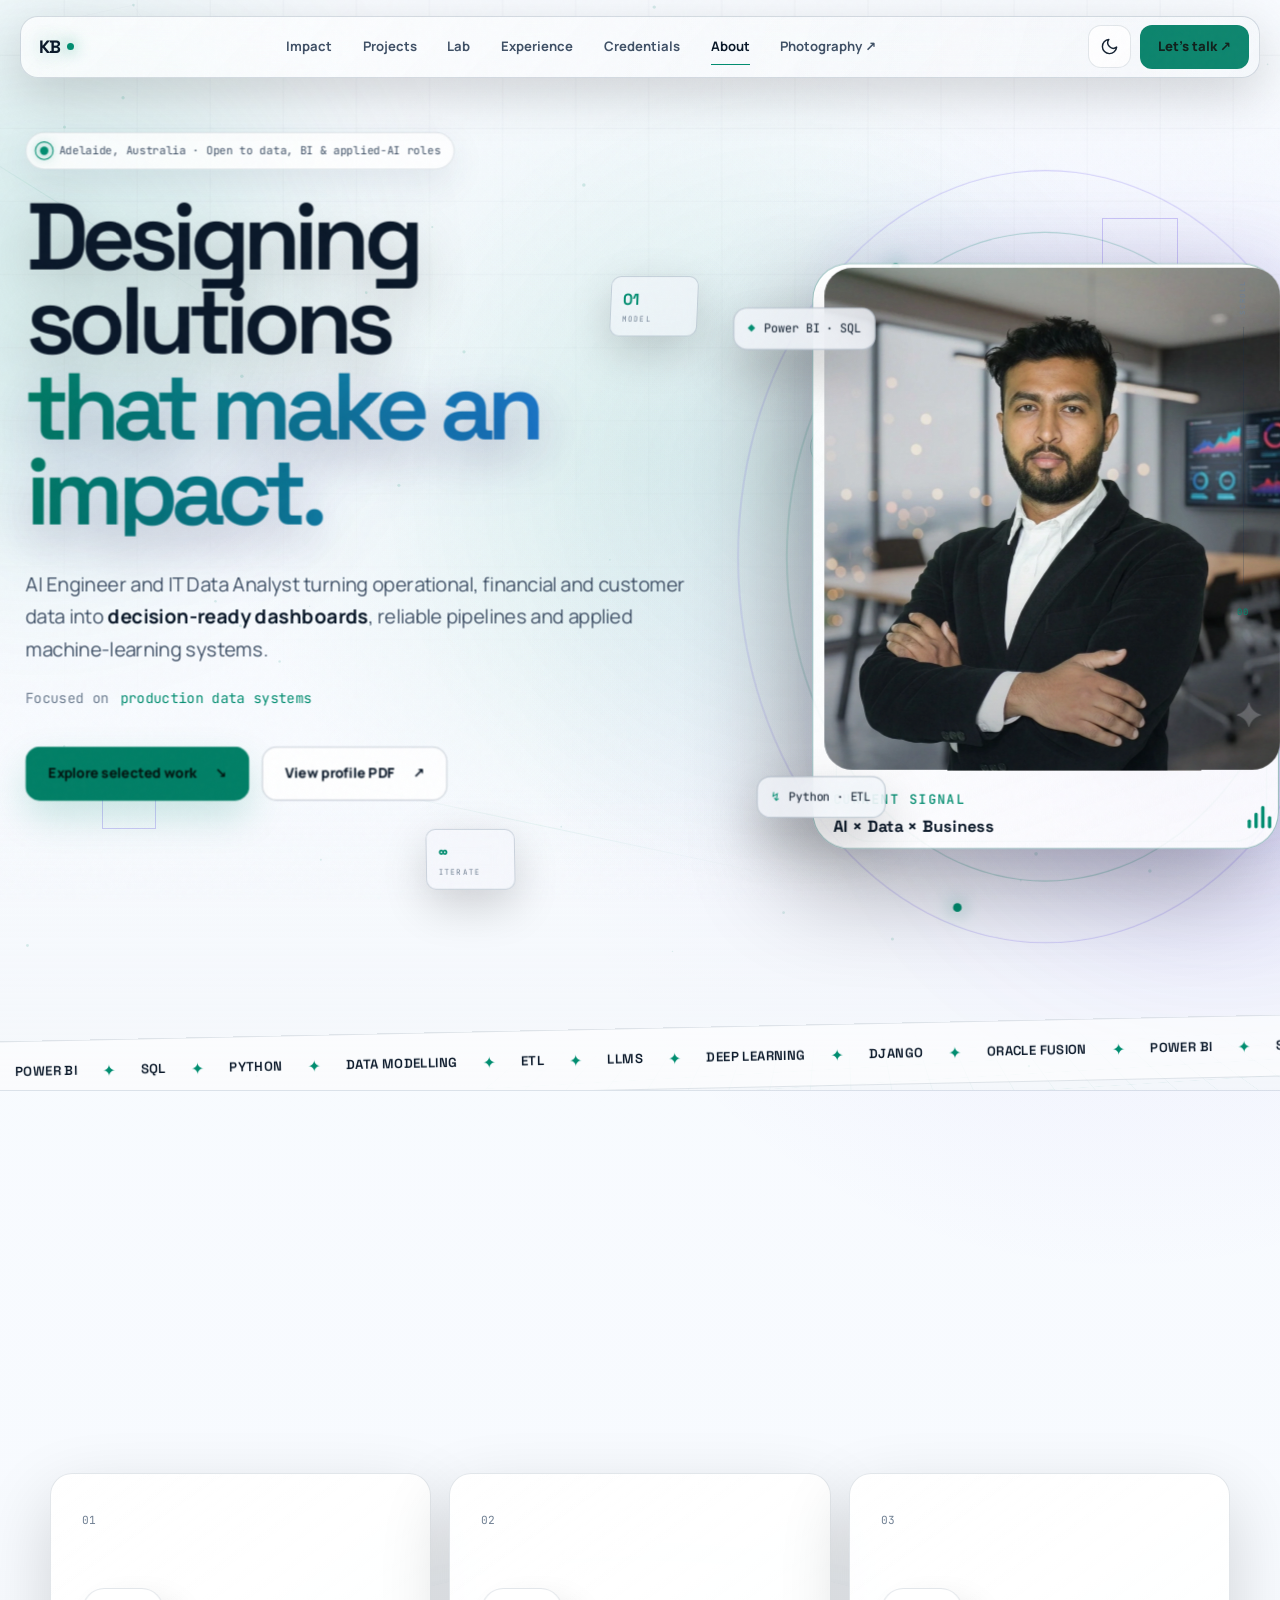
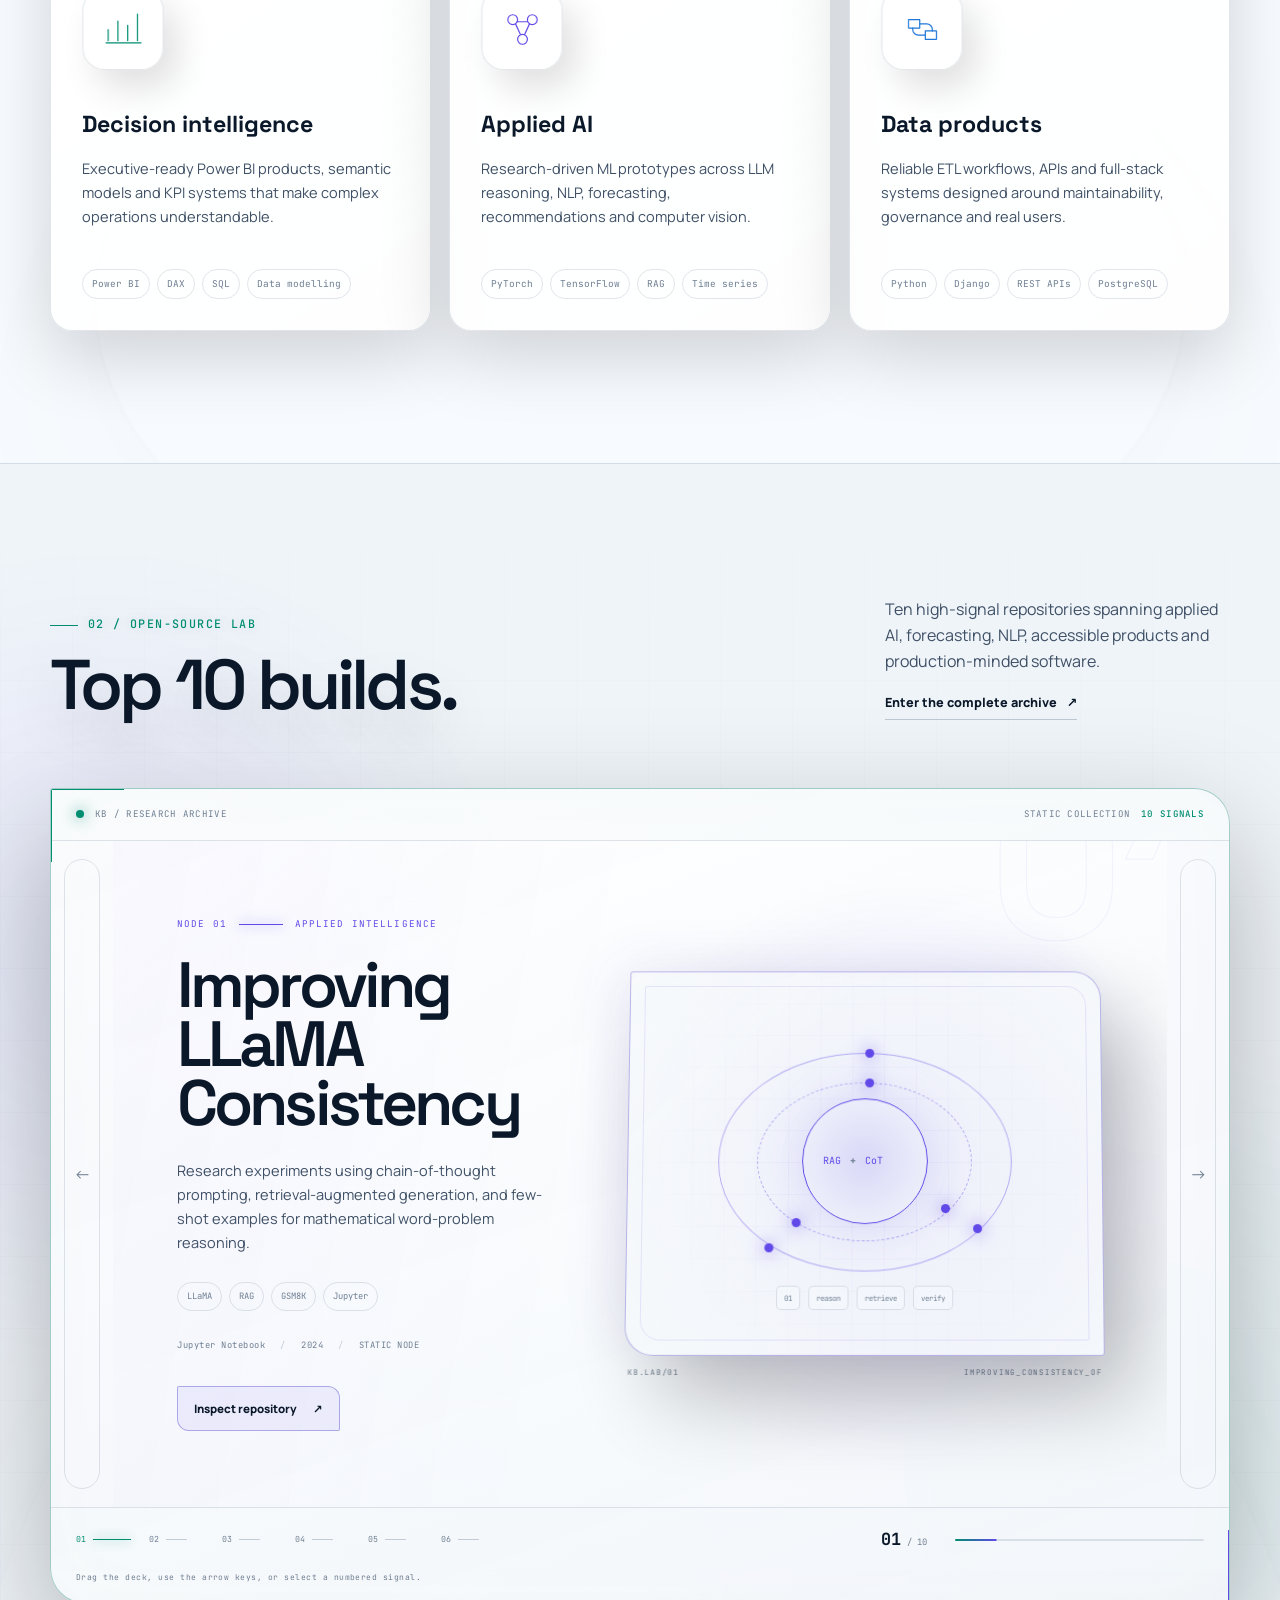
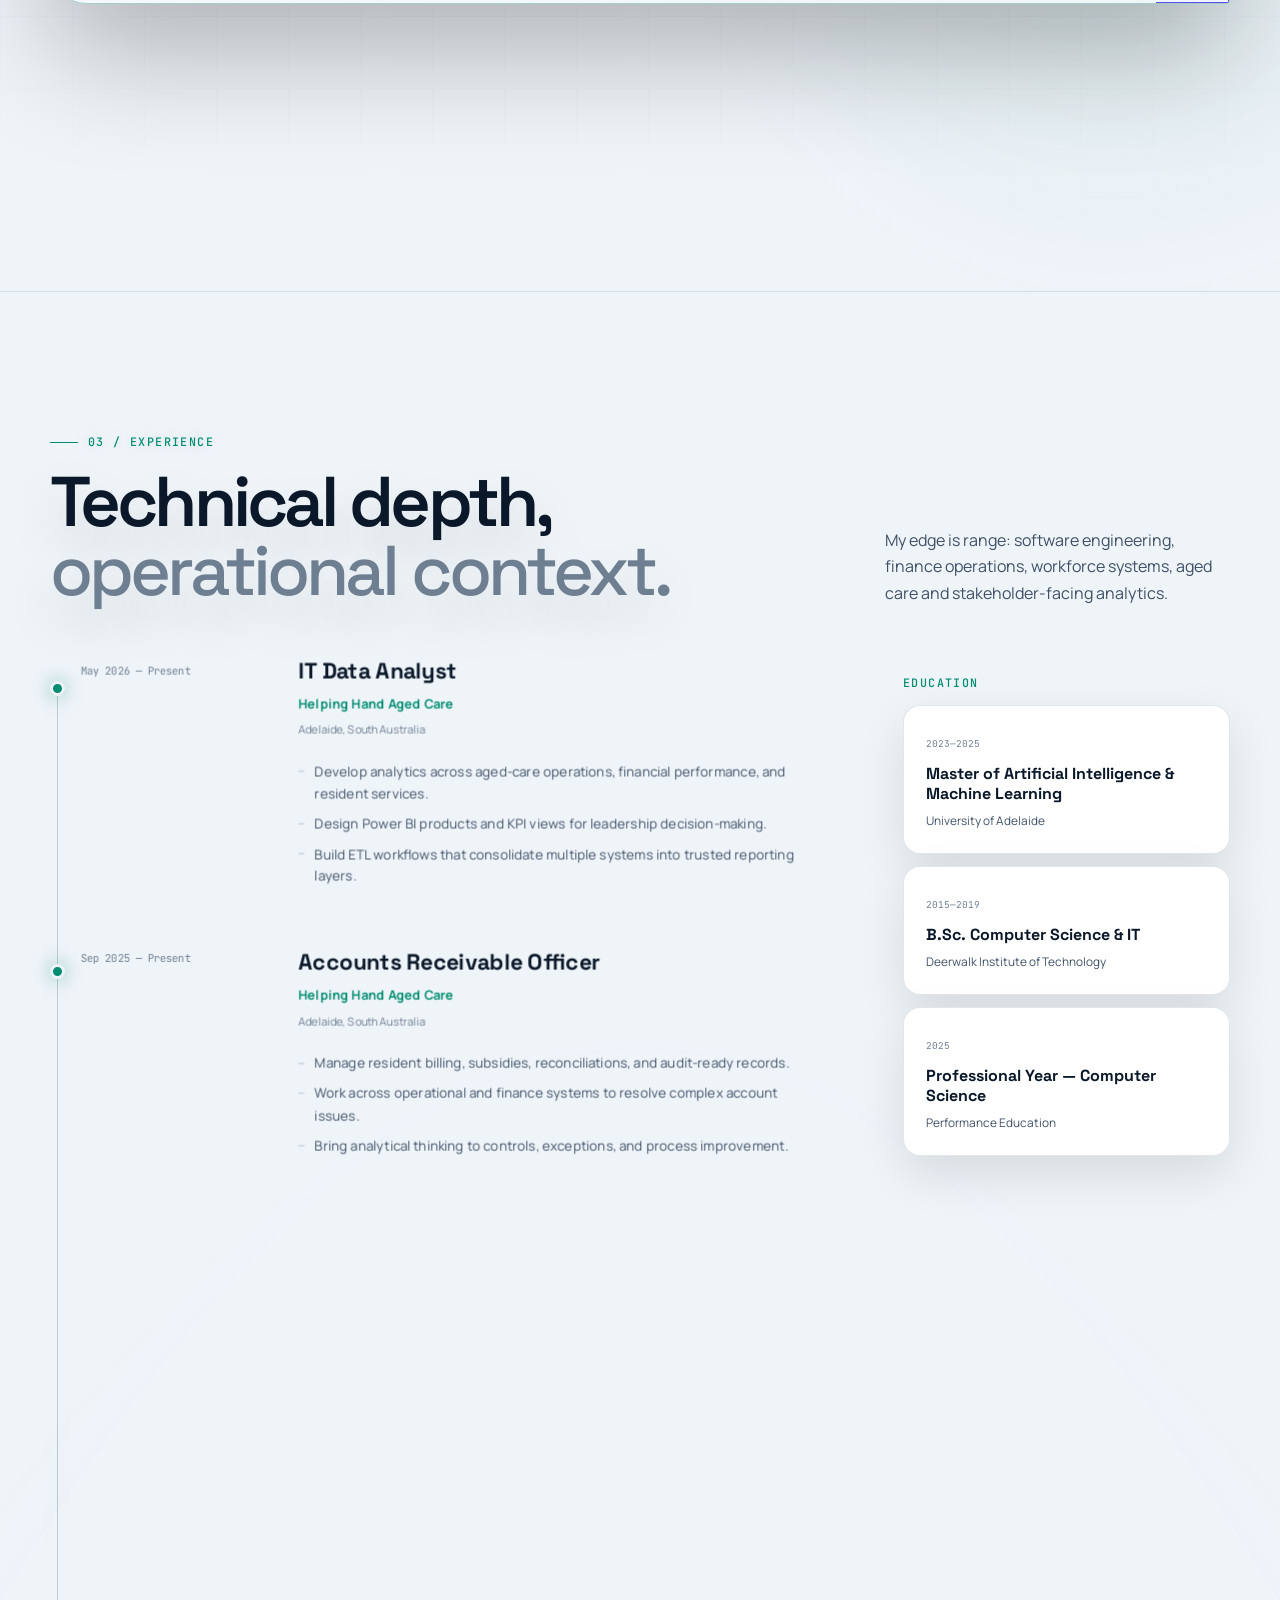
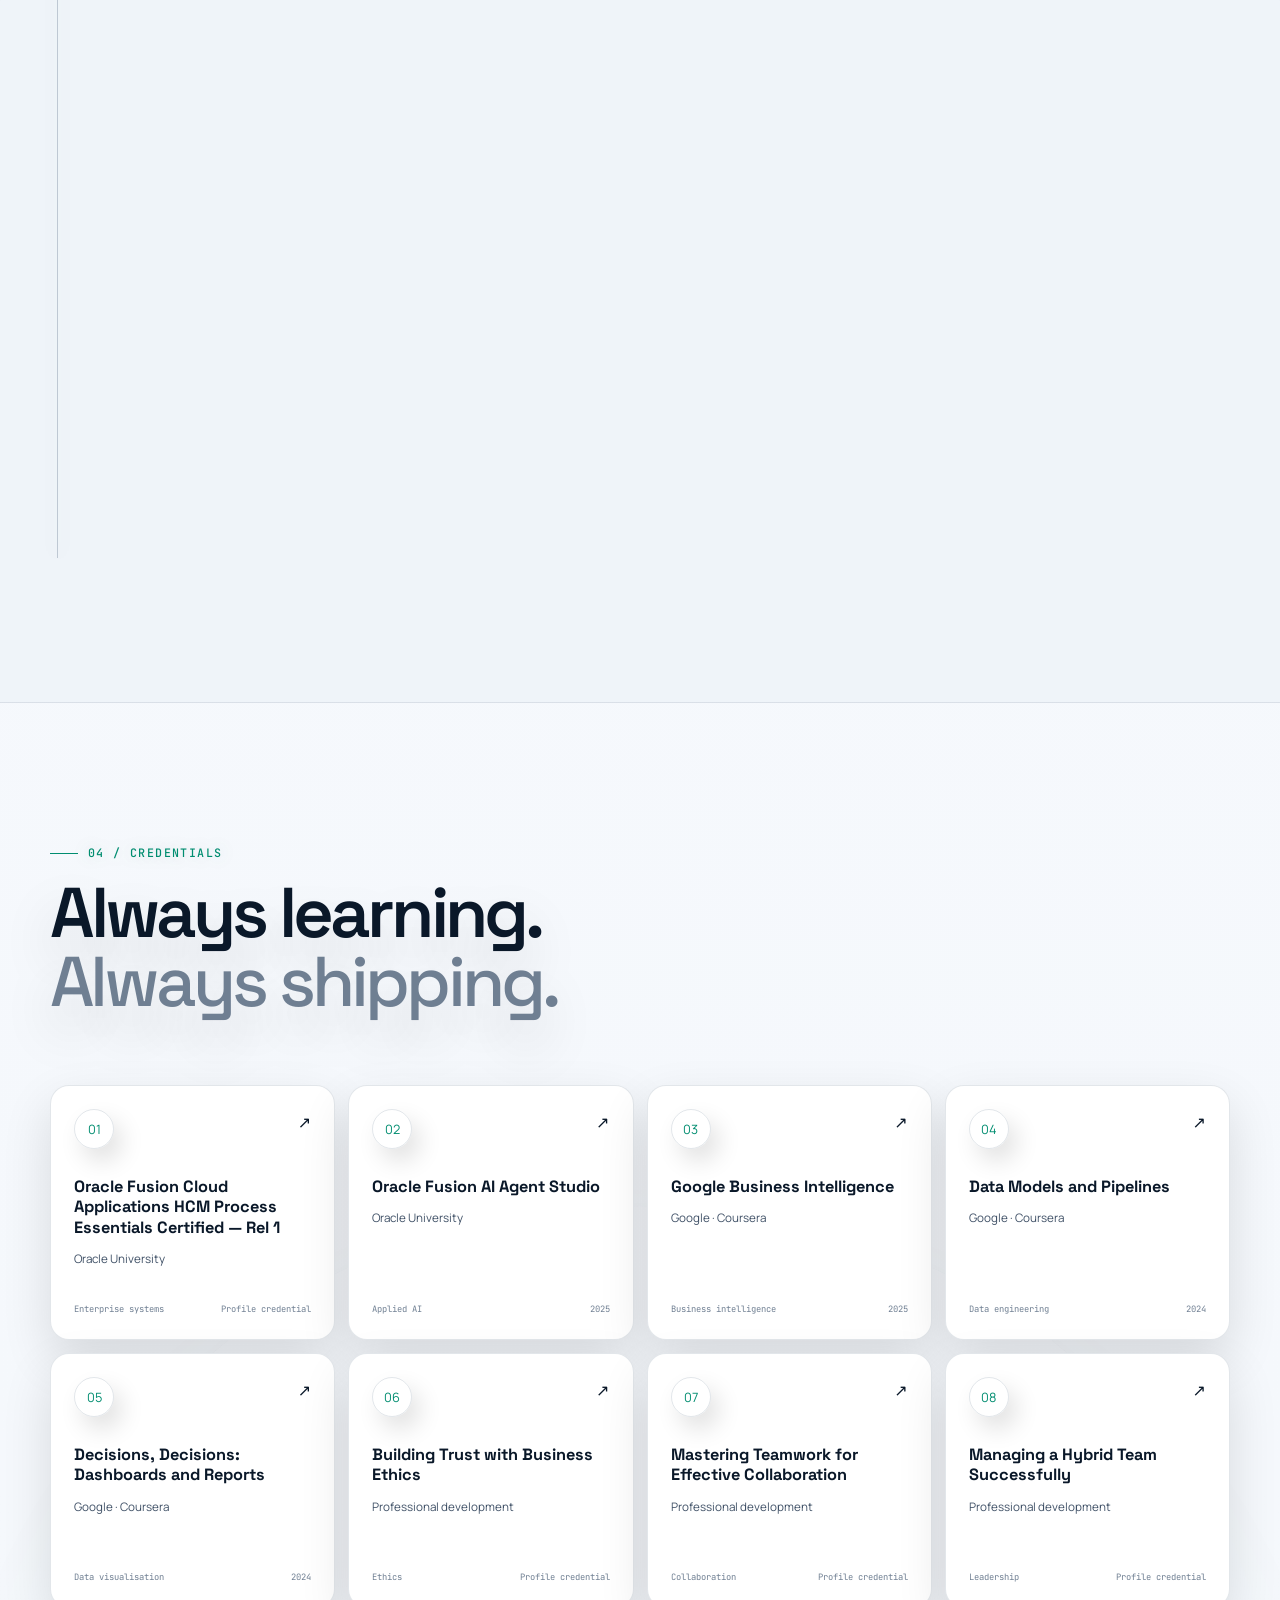
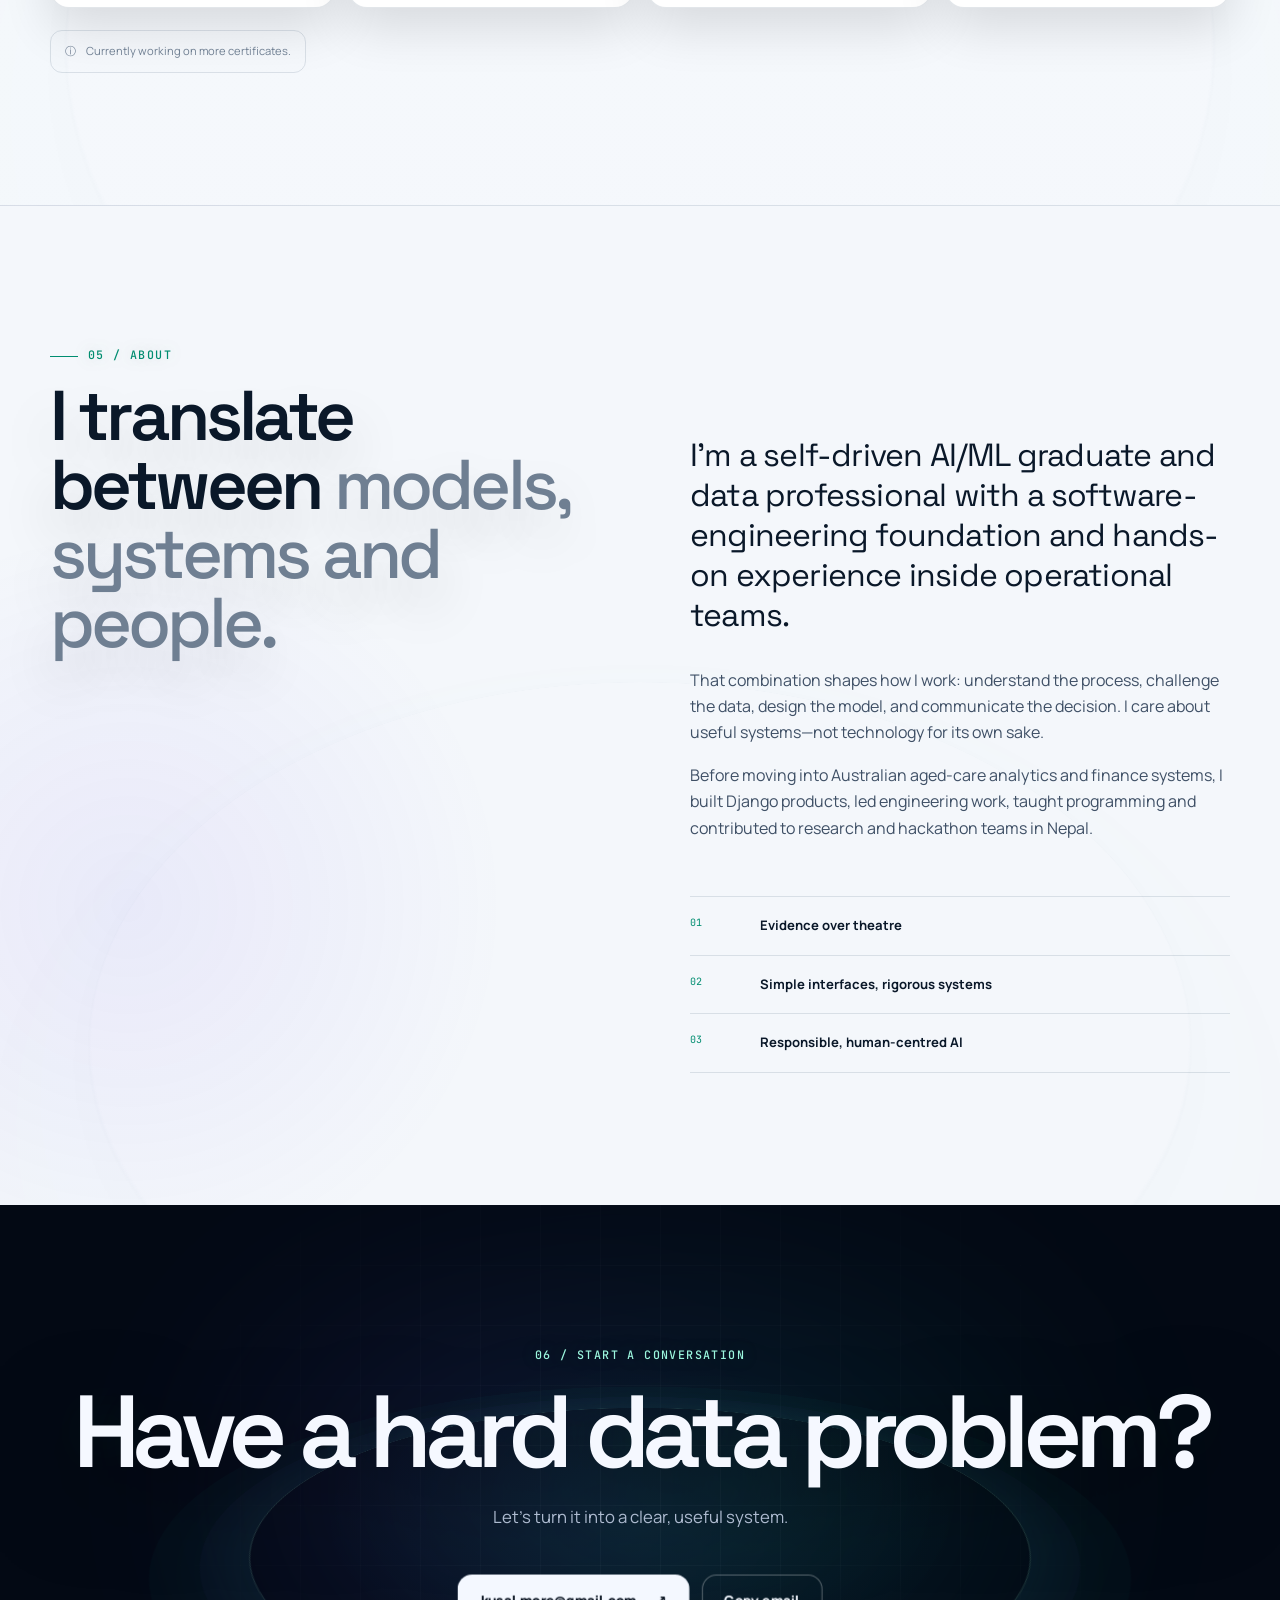
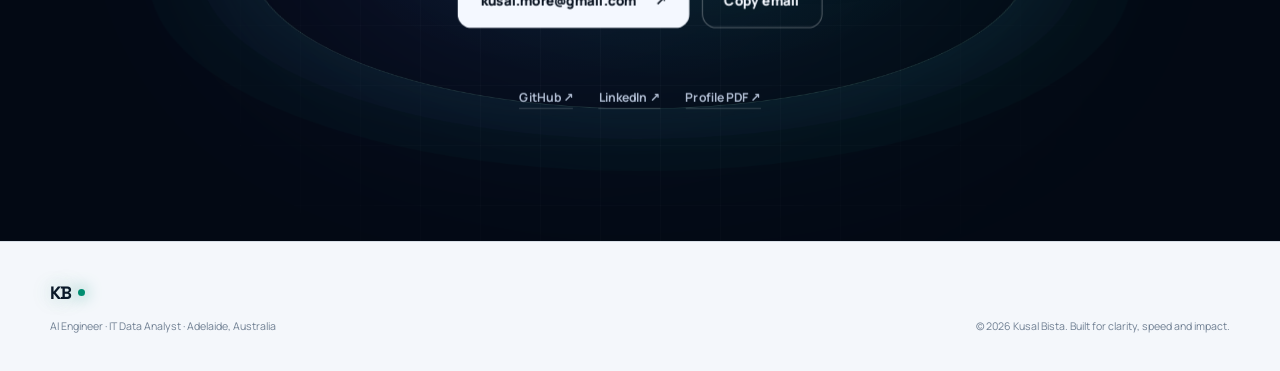
<file: index.html>
<!doctype html>
<html lang="en" data-theme="dark">
<head>
  <meta charset="utf-8">
  <meta name="viewport" content="width=device-width, initial-scale=1">
  <meta name="description" content="Kusal Bista is an AI Engineer and IT Data Analyst in Adelaide building decision-ready dashboards, data pipelines, machine-learning systems and full-stack data products.">
  <meta name="author" content="Kusal Bista">
  <meta name="theme-color" content="#030814">
  <meta name="color-scheme" content="dark light">

  <title>Kusal Bista — AI Engineer & IT Data Analyst</title>

  <link rel="canonical" href="https://kusalbista.com.np/">
  <link rel="icon" type="image/svg+xml" href="icon-kb.svg">
  <link rel="manifest" href="site.webmanifest">

  <meta property="og:type" content="website">
  <meta property="og:title" content="Kusal Bista — AI Engineer & IT Data Analyst">
  <meta property="og:description" content="Applied AI, business intelligence, data engineering and production-minded analytics.">
  <meta property="og:url" content="https://kusalbista.com.np/">
  <meta property="og:image" content="https://kusalbista.com.np/assets/og-image.jpg">
  <meta property="og:image:width" content="1200">
  <meta property="og:image:height" content="630">
  <meta property="og:image:alt" content="Kusal Bista — AI Engineer and IT Data Analyst">

  <meta name="twitter:card" content="summary_large_image">
  <meta name="twitter:title" content="Kusal Bista — AI Engineer & IT Data Analyst">
  <meta name="twitter:description" content="Applied AI, business intelligence, data engineering and production-minded analytics.">
  <meta name="twitter:image" content="https://kusalbista.com.np/assets/og-image.jpg">

  <link rel="preconnect" href="https://fonts.googleapis.com">
  <link rel="preconnect" href="https://fonts.gstatic.com" crossorigin>
  <link rel="stylesheet" href="https://fonts.googleapis.com/css2?family=Manrope:wght@400;500;600;700;800&family=Space+Grotesk:wght@500;600;700&family=JetBrains+Mono:wght@400;500&display=swap">
  <link rel="stylesheet" href="styles.css">

  <script>
    (() => {
      let stored = null;
      try { stored = localStorage.getItem("kb-theme"); } catch (_) { /* storage can be unavailable in previews */ }
      const preferred = window.matchMedia("(prefers-color-scheme: light)").matches ? "light" : "dark";
      document.documentElement.dataset.theme = stored || preferred;
    })();
  </script>

  <script type="application/ld+json">
  {
    "@context": "https://schema.org",
    "@type": "Person",
    "name": "Kusal Bista",
    "url": "https://kusalbista.com.np/",
    "image": "https://kusalbista.com.np/assets/kusal-bista.png",
    "jobTitle": "IT Data Analyst",
    "description": "AI Engineer and IT Data Analyst specialising in business intelligence, machine learning, ETL and full-stack data products.",
    "alumniOf": {
      "@type": "CollegeOrUniversity",
      "name": "University of Adelaide"
    },
    "address": {
      "@type": "PostalAddress",
      "addressLocality": "Adelaide",
      "addressRegion": "South Australia",
      "addressCountry": "AU"
    },
    "sameAs": [
      "https://github.com/kusalb",
      "https://www.linkedin.com/in/kusal-bista-657422132/"
    ],
    "knowsAbout": [
      "Artificial Intelligence",
      "Machine Learning",
      "Power BI",
      "SQL",
      "Python",
      "Data Engineering",
      "ETL",
      "Large Language Models",
      "Business Intelligence"
    ]
  }
  </script>
</head>

<body class="is-loading">
  <a class="skip-link" href="#main-content">Skip to content</a>

  <div class="intro-gate" id="intro-gate" aria-hidden="true">
    <div class="intro-core">
      <span class="intro-ring intro-ring-a"></span>
      <span class="intro-ring intro-ring-b"></span>
      <strong>KB</strong>
    </div>
    <div class="intro-copy"><span>INITIALISING</span><i></i><span>INTELLIGENCE SYSTEM</span></div>
  </div>

  <div class="page-noise" aria-hidden="true"></div>
  <div class="scroll-progress" aria-hidden="true">
    <b>SCROLL</b>
    <i></i>
    <span></span>
    <output id="scroll-percent">00</output>
  </div>
  <div class="cursor-dot" id="cursor-dot" aria-hidden="true"></div>
  <div class="cursor-aura" id="cursor-aura" aria-hidden="true"></div>
  <div class="ambient-depth" aria-hidden="true">
    <span class="ambient-line ambient-line-a"></span>
    <span class="ambient-line ambient-line-b"></span>
    <span class="ambient-line ambient-line-c"></span>
  </div>

  <header class="site-header" id="top">
    <nav class="nav-shell" aria-label="Primary navigation">
      <a class="brand" href="#top" aria-label="Kusal Bista, home">
        <span class="brand-mark">KB</span>
        <span class="brand-dot" aria-hidden="true"></span>
      </a>

      <div class="nav-links" id="nav-menu">
        <a href="#impact">Impact</a>
        <a href="#projects">Projects</a>
        <a href="#github">Lab</a>
        <a href="#experience">Experience</a>
        <a href="#credentials">Credentials</a>
        <a href="#about">About</a>
        <a href="photography.html" rel="noopener" aria-label="Photography portfolio, opens in a new tab">Photography ↗</a>

      </div>

      <div class="nav-actions">
        <button class="icon-button theme-toggle" id="theme-toggle" type="button" aria-label="Switch colour theme" title="Switch colour theme">
          <svg class="theme-icon theme-icon-sun" viewBox="0 0 24 24" aria-hidden="true">
            <circle cx="12" cy="12" r="4"></circle>
            <path d="M12 2v2M12 20v2M4.93 4.93l1.42 1.42M17.65 17.65l1.42 1.42M2 12h2M20 12h2M4.93 19.07l1.42-1.42M17.65 6.35l1.42-1.42"></path>
          </svg>
          <svg class="theme-icon theme-icon-moon" viewBox="0 0 24 24" aria-hidden="true">
            <path d="M21 12.79A9 9 0 1 1 11.21 3 7 7 0 0 0 21 12.79z"></path>
          </svg>
        </button>

        <a class="nav-cta" href="#contact">Let’s talk <span aria-hidden="true">↗</span></a>

        <button class="menu-toggle" id="menu-toggle" type="button" aria-controls="nav-menu" aria-expanded="false" aria-label="Open navigation">
          <span></span><span></span>
        </button>
      </div>
    </nav>
  </header>

  <main id="main-content">
    <section class="hero section-pad" aria-labelledby="hero-title">
      <canvas id="neural-canvas" aria-hidden="true"></canvas>
      <div class="hero-glow hero-glow-a" aria-hidden="true"></div>
      <div class="hero-glow hero-glow-b" aria-hidden="true"></div>
      <div class="hero-3d-world" id="hero-3d-world" aria-hidden="true">
        <div class="world-grid"></div>
        <div class="data-core">
          <span class="core-shell core-shell-a"></span>
          <span class="core-shell core-shell-b"></span>
          <span class="core-shell core-shell-c"></span>
          <span class="core-light"></span>
        </div>
        <div class="wire-cube wire-cube-a">
          <i class="cube-face cube-front"></i><i class="cube-face cube-back"></i>
          <i class="cube-edge edge-one"></i><i class="cube-edge edge-two"></i>
          <i class="cube-edge edge-three"></i><i class="cube-edge edge-four"></i>
        </div>
        <div class="wire-cube wire-cube-b">
          <i class="cube-face cube-front"></i><i class="cube-face cube-back"></i>
          <i class="cube-edge edge-one"></i><i class="cube-edge edge-two"></i>
          <i class="cube-edge edge-three"></i><i class="cube-edge edge-four"></i>
        </div>
        <span class="data-plane plane-a"><b>01</b><em>MODEL</em></span>
        <span class="data-plane plane-b"><b>92%</b><em>SIGNAL</em></span>
        <span class="data-plane plane-c"><b>∞</b><em>ITERATE</em></span>
      </div>

      <div class="container hero-grid">
        <div class="hero-copy" data-depth-layer="2">
          <div class="eyebrow reveal">
            <span class="status-pulse" aria-hidden="true"></span>
            Adelaide, Australia · Open to data, BI & applied-AI roles
          </div>

          <h1 id="hero-title" class="display-title reveal">
            Designing solutions
            <span>that make an impact.</span>
          </h1>

          <p class="hero-intro reveal">
            AI Engineer and IT Data Analyst turning operational, financial and customer data into
            <strong>decision-ready dashboards</strong>, reliable pipelines and applied machine-learning systems.
          </p>

          <div class="role-loop reveal" aria-label="Specialisms">
            <span class="role-prefix">Focused on</span>
            <span class="role-value" id="role-value">decision intelligence</span>
          </div>

          <div class="hero-actions reveal">
            <a class="button button-primary magnetic" href="#projects">
              Explore selected work
              <span aria-hidden="true">↘</span>
            </a>
            <a class="button button-secondary" href="assets/Kusal-Bista-Profile.pdf" target="_blank" rel="noopener">
              View profile PDF
              <span aria-hidden="true">↗</span>
            </a>
          </div>

          <div class="interaction-note reveal" aria-hidden="true"><span></span> Move through the interface</div>

          <div class="hero-proof reveal" aria-label="Professional highlights">
            <div>
              <strong data-count="8" data-suffix="+">8+</strong>
              <span>years across data, software & systems</span>
            </div>
            <div>
              <strong data-count="37">37</strong>
              <span>public GitHub repositories</span>
            </div>
            <div>
              <strong data-count="2" data-suffix="×">2×</strong>
              <span>hackathon recognition</span>
            </div>
          </div>
        </div>

        <aside class="hero-visual reveal" data-depth-layer="4" aria-label="Kusal Bista profile">
          <div class="portrait-orbit" aria-hidden="true">
            <span class="orbit orbit-one"></span>
            <span class="orbit orbit-two"></span>
            <span class="orbit-node node-a"></span>
            <span class="orbit-node node-b"></span>
            <span class="orbit-node node-c"></span>
          </div>

          <div class="portrait-card tilt-card depth-card">
            <div class="portrait-frame">
              <picture>
                <source srcset="assets/kusal-bista.webp" type="image/webp">
                <img
                  src="assets/kusalb.png"
                  width="800"
                  height="800"
                  alt="Portrait of Kusal Bista"
                  loading="eager"
                  fetchpriority="high"
                  decoding="async">
              </picture>
              <div class="portrait-scan" aria-hidden="true"></div>
            </div>

            <div class="portrait-meta">
              <div>
                <span class="mono-label">CURRENT SIGNAL</span>
                <strong>AI × Data × Business</strong>
              </div>
              <span class="signal-bars" aria-hidden="true"><i></i><i></i><i></i><i></i></span>
            </div>
          </div>

          <div class="floating-chip chip-one">
            <span class="chip-icon">◆</span>
            Power BI · SQL
          </div>
          <div class="floating-chip chip-two">
            <span class="chip-icon">⌁</span>
            LLMs · RAG
          </div>
          <div class="floating-chip chip-three">
            <span class="chip-icon">↯</span>
            Python · ETL
          </div>
        </aside>
      </div>

      <div class="hero-ribbon" aria-label="Core technologies">
        <div class="ribbon-track">
          <span>Power BI</span><i>✦</i><span>SQL</span><i>✦</i><span>Python</span><i>✦</i>
          <span>Data Modelling</span><i>✦</i><span>ETL</span><i>✦</i><span>LLMs</span><i>✦</i>
          <span>Deep Learning</span><i>✦</i><span>Django</span><i>✦</i><span>Oracle Fusion</span><i>✦</i>
          <span aria-hidden="true">Power BI</span><i aria-hidden="true">✦</i><span aria-hidden="true">SQL</span><i aria-hidden="true">✦</i><span aria-hidden="true">Python</span><i aria-hidden="true">✦</i>
          <span aria-hidden="true">Data Modelling</span><i aria-hidden="true">✦</i><span aria-hidden="true">ETL</span><i aria-hidden="true">✦</i><span aria-hidden="true">LLMs</span><i aria-hidden="true">✦</i>
          <span aria-hidden="true">Deep Learning</span><i aria-hidden="true">✦</i><span aria-hidden="true">Django</span><i aria-hidden="true">✦</i><span aria-hidden="true">Oracle Fusion</span><i aria-hidden="true">✦</i>
        </div>
      </div>
    </section>

    <section class="section section-pad depth-section" id="impact" aria-labelledby="impact-title">
      <div class="container">
        <div class="section-heading reveal">
          <div>
            <span class="section-kicker">01 / What I deliver</span>
            <h2 id="impact-title">From raw signals to<br><em>business decisions.</em></h2>
          </div>
          <p>
            I work across the full decision stack—from source systems and data quality to models,
            dashboards and stakeholder-ready narratives.
          </p>
        </div>

        <div class="capability-grid">
          <article class="capability-card reveal tilt-card depth-card">
            <span class="card-index">01</span>
            <div class="capability-icon" aria-hidden="true">
              <svg viewBox="0 0 64 64">
                <path d="M10 48V32M24 48V20M38 48V26M52 48V10"></path>
                <path d="M7 51h50"></path>
              </svg>
            </div>
            <h3>Decision intelligence</h3>
            <p>Executive-ready Power BI products, semantic models and KPI systems that make complex operations understandable.</p>
            <ul class="tag-list" aria-label="Decision intelligence skills">
              <li>Power BI</li><li>DAX</li><li>SQL</li><li>Data modelling</li>
            </ul>
          </article>

          <article class="capability-card reveal tilt-card depth-card">
            <span class="card-index">02</span>
            <div class="capability-icon" aria-hidden="true">
              <svg viewBox="0 0 64 64">
                <circle cx="18" cy="18" r="7"></circle>
                <circle cx="46" cy="18" r="7"></circle>
                <circle cx="32" cy="46" r="7"></circle>
                <path d="M24 21l15 0M22 24l7 15M42 24l-7 15"></path>
              </svg>
            </div>
            <h3>Applied AI</h3>
            <p>Research-driven ML prototypes across LLM reasoning, NLP, forecasting, recommendations and computer vision.</p>
            <ul class="tag-list" aria-label="Applied AI skills">
              <li>PyTorch</li><li>TensorFlow</li><li>RAG</li><li>Time series</li>
            </ul>
          </article>

          <article class="capability-card reveal tilt-card depth-card">
            <span class="card-index">03</span>
            <div class="capability-icon" aria-hidden="true">
              <svg viewBox="0 0 64 64">
                <path d="M12 18h16v12H12zM36 34h16v12H36z"></path>
                <path d="M28 24h10a8 8 0 0 1 8 8v2M36 40H26a8 8 0 0 1-8-8v-2"></path>
              </svg>
            </div>
            <h3>Data products</h3>
            <p>Reliable ETL workflows, APIs and full-stack systems designed around maintainability, governance and real users.</p>
            <ul class="tag-list" aria-label="Data product skills">
              <li>Python</li><li>Django</li><li>REST APIs</li><li>PostgreSQL</li>
            </ul>
          </article>
        </div>
      </div>
    </section>

    <!-- <section class="section section-pad selected-work depth-section" id="projects" aria-labelledby="projects-title">
      <div class="container">
        <div class="section-heading reveal">
          <div>
            <h2 id="projects-title">High-value systems,<br><em>not demo clutter.</em></h2>
          </div>
          <p>
            A curated mix of applied research, analytics and product engineering selected for technical depth and business relevance.
          </p>
        </div>

        <div class="featured-projects">
          <article class="featured-project reveal depth-panel">
            <div class="project-visual visual-llm" aria-hidden="true">
              <div class="terminal-window">
                <div class="terminal-head"><i></i><i></i><i></i><span>reasoning_pipeline.py</span></div>
                <div class="terminal-body">
                  <p><span>01</span> query → retrieve(context)</p>
                  <p><span>02</span> examples = few_shot.select()</p>
                  <p><span>03</span> rationale = chain_of_thought()</p>
                  <p><span>04</span> answer = llama.generate()</p>
                  <p class="terminal-success"><span>✓</span> consistency evaluation complete</p>
                </div>
              </div>
              <span class="visual-grid"></span>
            </div>
            <div class="project-copy">
              <div class="project-number">P.01 · FEATURED AI RESEARCH</div>
              <h3>Improving LLaMA consistency on mathematical reasoning</h3>
              <p>
                A research workflow exploring chain-of-thought prompting, retrieval-augmented generation
                and few-shot examples for mathematical word problems using LLaMA and GSM8K.
              </p>
              <div class="project-outcomes">
                <span>LLM evaluation</span><span>RAG pipeline</span><span>Prompt strategy</span>
              </div>
              <a class="text-link" href="https://github.com/Kusalb/Improving_consistency_of_llama" target="_blank" rel="noopener">
                Inspect the research repository <span aria-hidden="true">↗</span>
              </a>
            </div>
          </article>

          <article class="featured-project featured-project-reverse reveal depth-panel">
            <div class="project-visual visual-energy" aria-hidden="true">
              <svg viewBox="0 0 700 420" preserveAspectRatio="none">
                <defs>
                  <linearGradient id="energy-fill" x1="0" x2="0" y1="0" y2="1">
                    <stop offset="0" stop-color="currentColor" stop-opacity=".35"></stop>
                    <stop offset="1" stop-color="currentColor" stop-opacity="0"></stop>
                  </linearGradient>
                </defs>
                <path class="chart-grid" d="M0 70H700M0 140H700M0 210H700M0 280H700M0 350H700M100 0V420M200 0V420M300 0V420M400 0V420M500 0V420M600 0V420"></path>
                <path class="chart-area" d="M0 340 C55 305 80 318 125 265 S205 220 250 245 S330 130 380 180 S450 130 495 155 S575 62 620 105 S670 45 700 68 L700 420 L0 420 Z"></path>
                <path class="chart-line" d="M0 340 C55 305 80 318 125 265 S205 220 250 245 S330 130 380 180 S450 130 495 155 S575 62 620 105 S670 45 700 68"></path>
              </svg>
              <div class="model-pills">
                <span>ARIMA</span><span>RF</span><span>LSTM</span><span class="active">ConvLSTM</span>
              </div>
            </div>
            <div class="project-copy">
              <div class="project-number">P.02 · FORECASTING</div>
              <h3>Household energy-demand forecasting</h3>
              <p>
                Built and compared classical and deep-learning models for low-energy-house demand,
                including ARIMA, Random Forest, LSTM and ConvLSTM, with model selection grounded in evaluation metrics.
              </p>
              <div class="project-outcomes">
                <span>Time-series validation</span><span>Model comparison</span><span>Feature analysis</span>
              </div>
              <a class="text-link" href="https://github.com/Kusalb/predict_future_energy_use_in_household" target="_blank" rel="noopener">
                Explore notebooks and methodology <span aria-hidden="true">↗</span>
              </a>
            </div>
          </article>

          <article class="featured-project reveal depth-panel">
            <div class="project-visual visual-bi" aria-hidden="true">
              <div class="dashboard-shell">
                <div class="dashboard-side">
                  <span></span><span></span><span></span><span></span>
                </div>
                <div class="dashboard-main">
                  <div class="dashboard-metrics">
                    <i></i><i></i><i></i>
                  </div>
                  <div class="dashboard-charts">
                    <div class="mini-bars"><b></b><b></b><b></b><b></b><b></b><b></b></div>
                    <div class="mini-donut"></div>
                  </div>
                  <div class="dashboard-table"><span></span><span></span><span></span><span></span></div>
                </div>
              </div>
            </div>
            <div class="project-copy">
              <div class="project-number">P.03 · ENTERPRISE ANALYTICS</div>
              <h3>Aged-care decision intelligence</h3>
              <p>
                Business-facing analytics spanning operations, resident services and financial performance:
                unified data pipelines, trusted KPI definitions and leadership dashboards for faster decisions.
              </p>
              <div class="project-outcomes">
                <span>Power BI</span><span>Multi-system ETL</span><span>Data governance</span>
              </div>
              <span class="confidential-note">Professional work · implementation details confidential</span>
            </div>
          </article>
        </div>
      </div>
    </section> -->

    <section class="section section-pad github-lab depth-section" id="github" aria-labelledby="github-title">
      <div class="container">
        <div class="section-heading reveal">
          <div>
            <span class="section-kicker">02 / Open-source lab</span>
            <h2 id="github-title">Top 10 builds.</h2>
          </div>
          <div class="github-heading-meta">
            <p>Ten high-signal repositories spanning applied AI, forecasting, NLP, accessible products and production-minded software.</p>
            <a class="text-link" href="https://github.com/kusalb" target="_blank" rel="noopener">
              Enter the complete archive <span aria-hidden="true">↗</span>
            </a>
          </div>
        </div>

        <div class="lab-deck reveal depth-panel" id="project-carousel" aria-roledescription="carousel" aria-label="Top ten selected GitHub projects">
          <div class="lab-deck-header">
            <div class="lab-deck-identity">
              <i aria-hidden="true"></i>
              <span>KB / RESEARCH ARCHIVE</span>
            </div>
            <div class="lab-deck-status">
              <span>STATIC COLLECTION</span>
              <strong>10 SIGNALS</strong>
            </div>
          </div>

          <div class="lab-slider-shell">
            <button class="lab-nav lab-nav-prev" id="project-previous" type="button" aria-label="Previous project">
              <span aria-hidden="true">←</span>
            </button>

            <div class="lab-viewport" id="project-viewport" tabindex="0" aria-live="polite">
              <div class="lab-track" id="github-grid"></div>
            </div>

            <button class="lab-nav lab-nav-next" id="project-next" type="button" aria-label="Next project">
              <span aria-hidden="true">→</span>
            </button>
          </div>

          <div class="lab-deck-footer">
            <div class="lab-pagination" id="project-pagination" aria-label="Choose project"></div>
            <div class="lab-readout" aria-hidden="true">
              <strong id="project-current">01</strong>
              <span>/ 10</span>
            </div>
            <div class="lab-progress" aria-hidden="true"><span id="project-progress"></span></div>
          </div>

          <p class="lab-instruction">Drag the deck, use the arrow keys, or select a numbered signal.</p>
        </div>

        <div class="github-profile-card reveal" id="github-profile-card">
          <div>
            <span class="mono-label">GITHUB / KUSALB</span>
            <h3>Building in public since 2017.</h3>
          </div>
          <div class="github-stats" aria-label="GitHub profile statistics">
            <div><strong id="repo-count">37</strong><span>public repos</span></div>
            <div><strong id="follower-count">59</strong><span>followers</span></div>
            <div><strong id="github-location">Adelaide</strong><span>location</span></div>
          </div>
          <a class="button button-secondary magnetic" href="https://github.com/kusalb" target="_blank" rel="noopener">Explore all repositories ↗</a>
        </div>
      </div>
    </section>

    <section class="section section-pad experience-section depth-section" id="experience" aria-labelledby="experience-title">
      <div class="container">
        <div class="section-heading reveal">
          <div>
            <span class="section-kicker">03 / Experience</span>
            <h2 id="experience-title">Technical depth,<br><em>operational context.</em></h2>
          </div>
          <p>
            My edge is range: software engineering, finance operations, workforce systems, aged care and stakeholder-facing analytics.
          </p>
        </div>

        <div class="experience-layout">
          <div class="timeline" id="experience-timeline"></div>

          <aside class="experience-aside reveal">
            <span class="mono-label">EDUCATION</span>
            <div class="education-card">
              <span>2023—2025</span>
              <h3>Master of Artificial Intelligence & Machine Learning</h3>
              <p>University of Adelaide</p>
            </div>
            <div class="education-card">
              <span>2015—2019</span>
              <h3>B.Sc. Computer Science & IT</h3>
              <p>Deerwalk Institute of Technology</p>
            </div>
            <div class="education-card">
              <span>2025</span>
              <h3>Professional Year — Computer Science</h3>
              <p>Performance Education</p>
            </div>
          </aside>
        </div>
      </div>
    </section>

    <section class="section section-pad credentials-section depth-section" id="credentials" aria-labelledby="credentials-title">
      <div class="container">
        <div class="section-heading reveal">
          <div>
            <span class="section-kicker">04 / Credentials</span>
            <h2 id="credentials-title">Always learning.<br><em>Always shipping.</em></h2>
          </div>
          <p>
          </p>
        </div>

        <div class="credential-grid" id="credential-grid"></div>

        <div class="credential-note reveal">
          <span aria-hidden="true">ⓘ</span>
          Currently working on more certificates.
        </div>
      </div>
    </section>

    <section class="section section-pad about-section depth-section" id="about" aria-labelledby="about-title">
      <div class="container about-grid">
        <div class="about-statement reveal">
          <span class="section-kicker">05 / About</span>
          <h2 id="about-title">
            I translate between
            <em>models, systems and people.</em>
          </h2>
        </div>

        <div class="about-copy reveal">
          <p class="about-lead">
            I’m a self-driven AI/ML graduate and data professional with a software-engineering foundation
            and hands-on experience inside operational teams.
          </p>
          <p>
            That combination shapes how I work: understand the process, challenge the data, design the model,
            and communicate the decision. I care about useful systems—not technology for its own sake.
          </p>
          <p>
            Before moving into Australian aged-care analytics and finance systems, I built Django products,
            led engineering work, taught programming and contributed to research and hackathon teams in Nepal.
          </p>

          <div class="about-values">
            <div><span>01</span><strong>Evidence over theatre</strong></div>
            <div><span>02</span><strong>Simple interfaces, rigorous systems</strong></div>
            <div><span>03</span><strong>Responsible, human-centred AI</strong></div>
          </div>
        </div>
      </div>
    </section>

    <section class="contact-section section-pad" id="contact" aria-labelledby="contact-title">
      <div class="contact-glow" aria-hidden="true"></div>
      <div class="container contact-shell reveal">
        <span class="section-kicker">06 / Start a conversation</span>
        <h2 id="contact-title">Have a hard data problem?</h2>
        <p>Let’s turn it into a clear, useful system.</p>

        <div class="contact-actions">
          <a class="button button-light magnetic" href="mailto:kusal.more@gmail.com">
            kusal.more@gmail.com
            <span aria-hidden="true">↗</span>
          </a>
          <button class="button button-outline-light" id="copy-email" type="button" data-email="kusal.more@gmail.com">
            Copy email
          </button>
        </div>

        <div class="contact-links">
          <a href="https://github.com/kusalb" target="_blank" rel="noopener">GitHub ↗</a>
          <a href="https://www.linkedin.com/in/kusal-bista-657422132/" target="_blank" rel="noopener">LinkedIn ↗</a>
          <a href="assets/Kusal-Bista-Profile.pdf" target="_blank" rel="noopener">Profile PDF ↗</a>
        </div>
      </div>
    </section>
  </main>

  <footer class="site-footer">
    <div class="container footer-inner">
      <div>
        <a class="brand" href="#top" aria-label="Back to top">
          <span class="brand-mark">KB</span><span class="brand-dot" aria-hidden="true"></span>
        </a>
        <p>AI Engineer · IT Data Analyst · Adelaide, Australia</p>
      </div>
      <p>© <span id="year"></span> Kusal Bista. Built for clarity, speed and impact.</p>
    </div>
  </footer>

  <button class="back-to-top" id="back-to-top" type="button" aria-label="Back to top"><span>↑</span><i></i></button>
  <div class="toast" id="toast" role="status" aria-live="polite"></div>

  <script src="data.js"></script>
  <script src="main.js"></script>
</body>
</html>
</file>
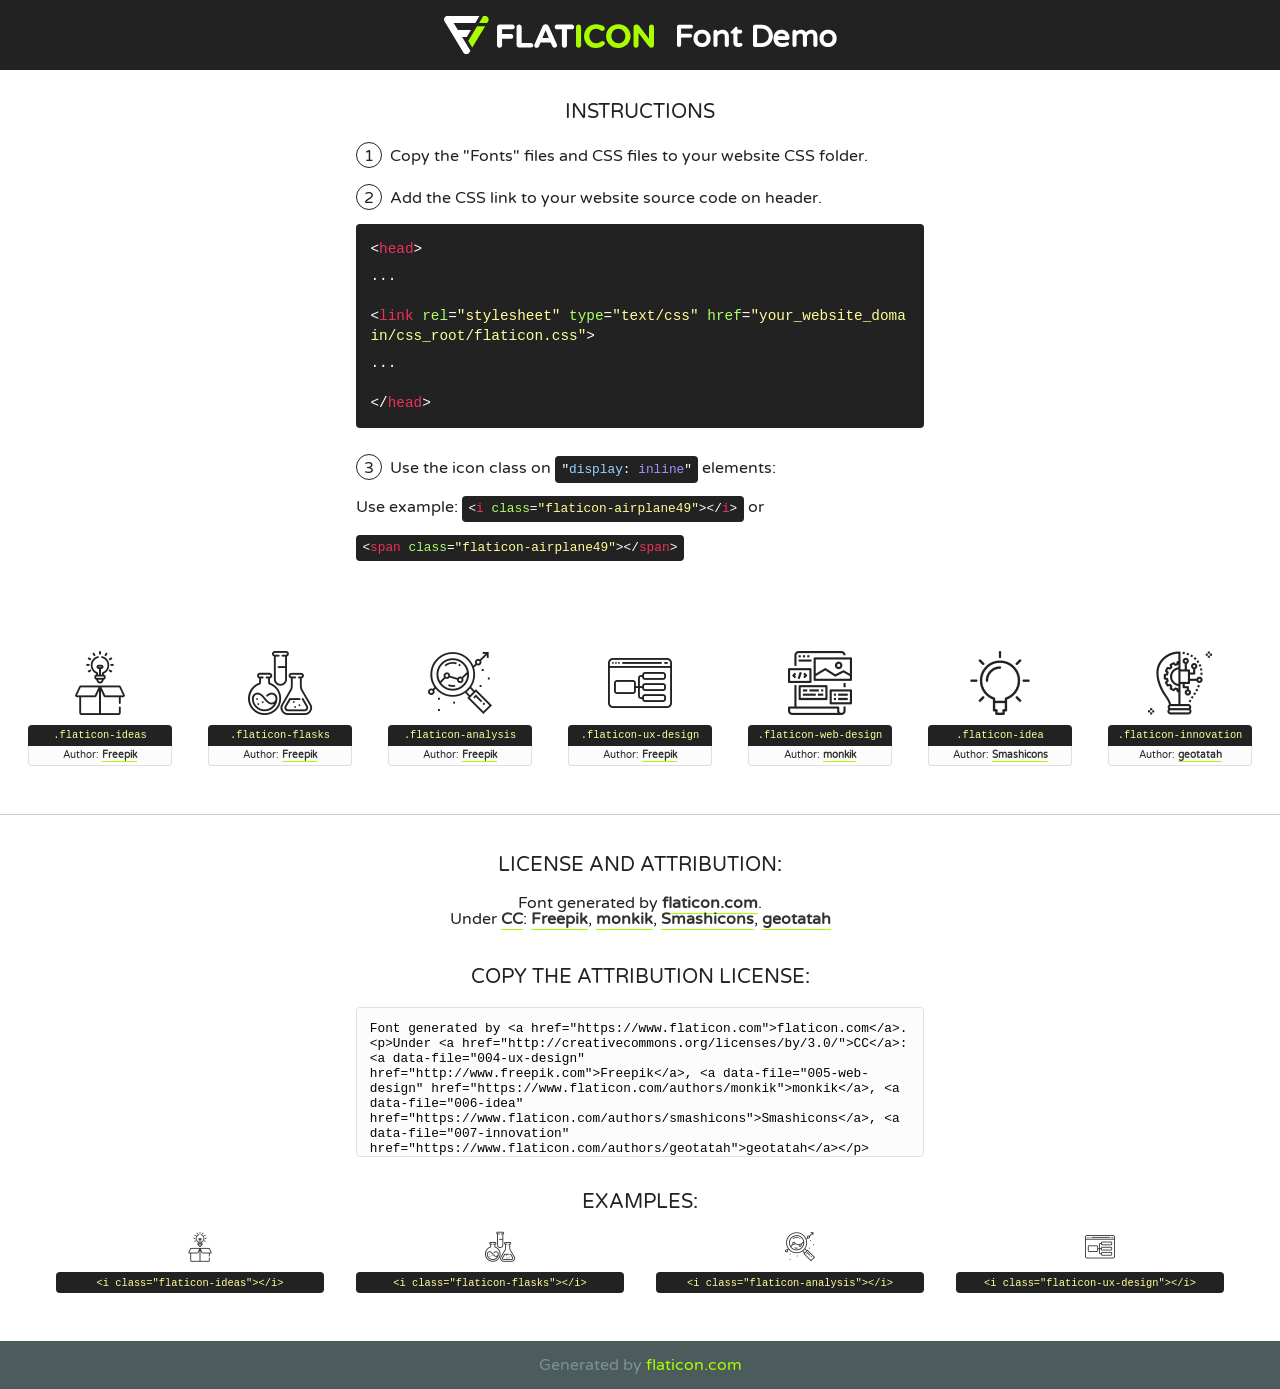
<file: fonts/flaticon/font/flaticon.html>
<!DOCTYPE html>
<!--
  Flaticon icon font: Flaticon
  Creation date: 20/03/2019 02:18
-->
<html>
<!DOCTYPE html>
<html>

<head>
    <title>Flaticon WebFont</title>
    <link href="http://fonts.googleapis.com/css?family=Varela+Round" rel="stylesheet" type="text/css" />
    <link rel="stylesheet" type="text/css" href="flaticon.css">
    <meta charset="UTF-8">
    <style>
    html, body, div, span, applet, object, iframe,
    h1, h2, h3, h4, h5, h6, p, blockquote, pre,
    a, abbr, acronym, address, big, cite, code,
    del, dfn, em, img, ins, kbd, q, s, samp,
    small, strike, strong, sub, sup, tt, var,
    b, u, i, center,
    dl, dt, dd, ol, ul, li,
    fieldset, form, label, legend,
    table, caption, tbody, tfoot, thead, tr, th, td,
    article, aside, canvas, details, embed, 
    figure, figcaption, footer, header, hgroup, 
    menu, nav, output, ruby, section, summary,
    time, mark, audio, video {
        margin: 0;
        padding: 0;
        border: 0;
        font-size: 100%;
        font: inherit;
        vertical-align: baseline;
    }
    /* HTML5 display-role reset for older browsers */
    article, aside, details, figcaption, figure, 
    footer, header, hgroup, menu, nav, section {
        display: block;
    }
    body {
        line-height: 1;
    }
    ol, ul {
        list-style: none;
    }
    blockquote, q {
        quotes: none;
    }
    blockquote:before, blockquote:after,
    q:before, q:after {
        content: '';
        content: none;
    }
    table {
        border-collapse: collapse;
        border-spacing: 0;
    }
    body {
        font-family: 'Varela Round', Helvetica, Arial, sans-serif;
        font-size: 16px;
        color: #222;
    }
    a {
        color: #333;
        border-bottom: 1px solid #a9fd00;
        font-weight: bold;
        text-decoration: none;
    }
    * {
        -moz-box-sizing: border-box;
        -webkit-box-sizing: border-box;
        box-sizing: border-box;
        margin: 0;
        padding: 0;
    }
    [class^="flaticon-"]:before, [class*=" flaticon-"]:before, [class^="flaticon-"]:after, [class*=" flaticon-"]:after {
        font-family: Flaticon;
        font-size: 30px;
        font-style: normal;
        margin-left: 20px;
        color: #333;
    }
    .wrapper {
        max-width: 600px;
        margin: auto;
        padding: 0 1em;
    }
    .title {
        font-size: 1.25em;
        text-align: center;
        margin-bottom: 1em;
        text-transform: uppercase;
    }
    header {
        text-align: center;
        background-color: #222;
        color: #fff;
        padding: 1em;
    }
    header .logo {
        width: 210px;
        height: 38px;
        display: inline-block;
        vertical-align: middle;
        margin-right: 1em;
        border: none;
    }
    header strong {
        font-size: 1.95em;
        font-weight: bold;
        vertical-align: middle;
        margin-top: 5px;
        display: inline-block;
    }
    .demo {
        margin: 2em auto;
        line-height: 1.25em;
    }
    .demo ul li {
        margin-bottom: 1em;
    }
    .demo ul li .num {
        color: #222;
        border-radius: 20px;
        display: inline-block;
        width: 26px;
        padding: 3px;
        height: 26px;
        text-align: center;
        margin-right: 0.5em;
        border: 1px solid #222;
    }
    .demo ul li code {
        background-color: #222;
        border-radius: 4px;
        padding: 0.25em 0.5em;
        display: inline-block;
        color: #fff;
        font-family: Consolas,Monaco,Lucida Console,Liberation Mono,DejaVu Sans Mono,Bitstream Vera Sans Mono,Courier New, monospace;
        font-weight: lighter;
        margin-top: 1em;
        font-size: 0.8em;
        word-break: break-all;
    }
    .demo ul li code.big {
        padding: 1em;
        font-size: 0.9em;
    }
    .demo ul li code .red {
        color: #EF3159;
    }
    .demo ul li code .green {
        color: #ACFF65;
    }
    .demo ul li code .yellow {
        color: #FFFF99;
    }
    .demo ul li code .blue {
        color: #99D3FF;
    }
    .demo ul li code .purple {
        color: #A295FF;
    }
    .demo ul li code .dots {
        margin-top: 0.5em;
        display: block;
    }
    #glyphs {
        border-bottom: 1px solid #ccc;
        padding: 2em 0;
        text-align: center;
    }
    .glyph {
        display: inline-block;
        width: 9em;
        margin: 1em;
        text-align: center;
        vertical-align: top;
        background: #FFF;
    }
    .glyph .glyph-icon {
        padding: 10px;
        display: block;
        font-family:"Flaticon";
        font-size: 64px;
        line-height: 1;
    }
    .glyph .glyph-icon:before {
        font-size: 64px;
        color: #222;
        margin-left: 0;
    }
    .class-name {
        font-size: 0.65em;
        background-color: #222;
        color: #fff;
        border-radius: 4px 4px 0 0;
        padding: 0.5em;
        color: #FFFF99;
        font-family: Consolas,Monaco,Lucida Console,Liberation Mono,DejaVu Sans Mono,Bitstream Vera Sans Mono,Courier New, monospace;
    }
    .author-name {
        font-size: 0.6em;
        background-color: #fcfcfd;
        border: 1px solid #DEDEE4;
        border-top: 0;
        border-radius: 0 0 4px 4px;
        padding: 0.5em;
    }
    .class-name:last-child {
        font-size: 10px;
        color:#888;
    }
    .class-name:last-child a {
        font-size: 10px;
        color:#555;
    }
    .class-name:last-child a:hover {
        color:#a9fd00;
    }
    .glyph > input {
        display: block;
        width: 100px;
        margin: 5px auto;
        text-align: center;
        font-size: 12px;
        cursor: text;
    }
    .glyph > input.icon-input {
        font-family:"Flaticon";
        font-size: 16px;
        margin-bottom: 10px;
    }
    .attribution .title {
        margin-top: 2em;
    }
    .attribution textarea {
        background-color: #fcfcfd;
        padding: 1em;
        border: none;
        box-shadow: none;
        border: 1px solid #DEDEE4;
        border-radius: 4px;
        resize: none;
        width: 100%;
        height: 150px;
        font-size: 0.8em;
        font-family: Consolas,Monaco,Lucida Console,Liberation Mono,DejaVu Sans Mono,Bitstream Vera Sans Mono,Courier New, monospace;
        -webkit-appearance: none;
    }
    .iconsuse {
        margin: 2em auto;
        text-align: center;
        max-width: 1200px;
    }
    .iconsuse:after {
        content: '';
        display: table;
        clear: both;
    }
    .iconsuse .image {
        float: left;
        width: 25%;
        padding: 0 1em;
    }
    .iconsuse .image p {
        margin-bottom: 1em;
    }
    .iconsuse .image span {
        display: block;
        font-size: 0.65em;
        background-color: #222;
        color: #fff;
        border-radius: 4px;
        padding: 0.5em;
        color: #FFFF99;
        margin-top: 1em;
        font-family: Consolas,Monaco,Lucida Console,Liberation Mono,DejaVu Sans Mono,Bitstream Vera Sans Mono,Courier New, monospace;
    }
    #footer {
        text-align: center;
        background-color: #4C5B5C;
        color: #7c9192;
        padding: 1em;
    }
    #footer a {
        border: none;
        color: #a9fd00;
        font-weight: normal;
    }
    @media (max-width: 960px) {
        .iconsuse .image {
            width: 50%;
        }
    }
    @media (max-width: 560px) {
        .iconsuse .image {
            width: 100%;
        }
    }
    </style>
</head>

<body class="characters-off">

    <header>
        <a href="https://www.flaticon.com" target="_blank" class="logo">
            <svg version="1.1" xmlns="http://www.w3.org/2000/svg" xmlns:xlink="http://www.w3.org/1999/xlink" xmlns:a="http://ns.adobe.com/AdobeSVGViewerExtensions/3.0/" viewBox="0 0 560.875 102.036" enable-background="new 0 0 560.875 102.036" xml:space="preserve">
                <defs>
                </defs>
                <g>
                    <g class="letters">
                        <path fill="#ffffff" d="M141.596,29.675c0-3.777,2.985-6.767,6.764-6.767h34.438c3.426,0,6.15,2.728,6.15,6.15
                        c0,3.43-2.724,6.149-6.15,6.149h-27.674v13.091h23.719c3.429,0,6.151,2.724,6.151,6.15c0,3.43-2.723,6.149-6.151,6.149h-23.719
                        v17.574c0,3.773-2.986,6.761-6.764,6.761c-3.779,0-6.764-2.989-6.764-6.761V29.675z"></path>
                        <path fill="#ffffff" d="M193.844,29.149c0-3.781,2.985-6.767,6.764-6.767c3.776,0,6.763,2.985,6.763,6.767v42.957h25.039
                        c3.426,0,6.149,2.726,6.149,6.153c0,3.425-2.723,6.15-6.149,6.15h-31.802c-3.779,0-6.764-2.986-6.764-6.768V29.149z"></path>
                        <path fill="#ffffff" d="M241.891,75.71l21.438-48.407c1.492-3.341,4.215-5.357,7.906-5.357h0.792
                        c3.686,0,6.323,2.017,7.815,5.357l21.439,48.407c0.436,0.967,0.701,1.845,0.701,2.723c0,3.602-2.809,6.501-6.414,6.501
                        c-3.161,0-5.269-1.845-6.499-4.655l-4.132-9.661h-27.059l-4.301,10.102c-1.144,2.631-3.426,4.214-6.237,4.214
                        c-3.517,0-6.24-2.81-6.24-6.325C241.1,77.64,241.451,76.677,241.891,75.71z M279.932,58.666l-8.521-20.297l-8.526,20.297H279.932
                        z"></path>
                        <path fill="#ffffff" d="M314.864,35.387H301.86c-3.429,0-6.239-2.813-6.239-6.238c0-3.429,2.811-6.24,6.239-6.24h39.533
                        c3.426,0,6.237,2.811,6.237,6.24c0,3.425-2.811,6.238-6.237,6.238h-13.001v42.785c0,3.773-2.99,6.761-6.764,6.761
                        c-3.779,0-6.764-2.989-6.764-6.761V35.387z"></path>
                        <path fill="#A9FD00" d="M352.615,29.149c0-3.781,2.985-6.767,6.767-6.767c3.774,0,6.761,2.985,6.761,6.767v49.024
                        c0,3.773-2.987,6.761-6.761,6.761c-3.781,0-6.767-2.989-6.767-6.761V29.149z"></path>
                        <path fill="#A9FD00" d="M374.132,53.836v-0.179c0-17.481,13.178-31.801,32.065-31.801c9.22,0,15.459,2.458,20.557,6.238
                        c1.402,1.054,2.637,2.985,2.637,5.357c0,3.692-2.985,6.59-6.681,6.59c-1.845,0-3.071-0.702-4.044-1.319
                        c-3.776-2.813-7.729-4.393-12.562-4.393c-10.364,0-17.831,8.611-17.831,19.154v0.173c0,10.542,7.291,19.329,17.831,19.329
                        c5.715,0,9.492-1.756,13.359-4.834c1.049-0.874,2.458-1.491,4.039-1.491c3.429,0,6.325,2.813,6.325,6.236
                        c0,2.106-1.056,3.78-2.282,4.834c-5.539,4.834-12.036,7.733-21.878,7.733C387.572,85.464,374.132,71.493,374.132,53.836z"></path>
                        <path fill="#A9FD00" d="M433.009,53.836v-0.179c0-17.481,13.79-31.801,32.766-31.801c18.981,0,32.592,14.143,32.592,31.628v0.173
                        c0,17.483-13.785,31.807-32.769,31.807C446.625,85.464,433.009,71.32,433.009,53.836z M484.224,53.836v-0.179
                        c0-10.539-7.725-19.326-18.626-19.326c-10.893,0-18.449,8.611-18.449,19.154v0.173c0,10.542,7.73,19.329,18.626,19.329
                        C476.676,72.986,484.224,64.378,484.224,53.836z"></path>
                        <path fill="#A9FD00" d="M506.233,29.321c0-3.774,2.99-6.763,6.767-6.763h1.401c3.252,0,5.183,1.583,7.029,3.953l26.093,34.265
                        V29.059c0-3.692,2.99-6.677,6.681-6.677c3.683,0,6.671,2.985,6.671,6.677v48.934c0,3.78-2.987,6.765-6.764,6.765h-0.436
                        c-3.257,0-5.188-1.581-7.034-3.953l-27.056-35.492v32.944c0,3.687-2.985,6.676-6.678,6.676c-3.683,0-6.673-2.989-6.673-6.676
                        V29.321z"></path>
                    </g>
                    <g class="insignia">
                        <path fill="#ffffff" d="M48.372,56.137h12.517l11.156-18.537H37.186L25.688,18.539h57.825L94.668,0H9.271
                        C5.925,0,2.842,1.801,1.198,4.716c-1.644,2.907-1.593,6.482,0.134,9.343l50.38,83.501c1.678,2.781,4.689,4.476,7.938,4.476
                        c3.246,0,6.257-1.695,7.935-4.476l2.898-4.804L48.372,56.137z"></path>
                        <g class="i">
                            <path fill="#A9FD00" d="M93.575,18.539h0.031v0.004l21.652,0.004l2.705-4.488c1.727-2.861,1.778-6.436,0.133-9.343
                            C116.454,1.801,113.371,0,110.026,0h-5.294L93.575,18.539z"></path>
                            <polygon fill="#A9FD00" points="88.291,27.356 64.725,66.486 75.519,84.404 109.942,27.356"></polygon>
                        </g>
                    </g>
                </g>
            </svg>
        </a>
        <strong>Font Demo</strong>
    </header>


    <section class="demo wrapper">

        <p class="title">Instructions</p>

        <ul>
            <li>
                <span class="num">1</span>Copy the "Fonts" files and CSS files to your website CSS folder.
            </li>
            <li>
                <span class="num">2</span>Add the CSS link to your website source code on header.
                <code class="big">
                    &lt;<span class="red">head</span>&gt;
                    <br/><span class="dots">...</span>
                    <br/>&lt;<span class="red">link</span> <span class="green">rel</span>=<span class="yellow">"stylesheet"</span> <span class="green">type</span>=<span class="yellow">"text/css"</span> <span class="green">href</span>=<span class="yellow">"your_website_domain/css_root/flaticon.css"</span>&gt;
                    <br/><span class="dots">...</span>
                    <br/>&lt;/<span class="red">head</span>&gt;
                </code>
            </li>

            <li>
                <p>
                    <span class="num">3</span>Use the icon class on <code>"<span class="blue">display</span>:<span class="purple"> inline</span>"</code> elements:
                    <br />
                    Use example: <code>&lt;<span class="red">i</span> <span class="green">class</span>=<span class="yellow">&quot;flaticon-airplane49&quot;</span>&gt;&lt;/<span class="red">i</span>&gt;</code> or <code>&lt;<span class="red">span</span> <span class="green">class</span>=<span class="yellow">&quot;flaticon-airplane49&quot;</span>&gt;&lt;/<span class="red">span</span>&gt;</code>
            </li>
        </ul>

    </section>




   <section id="glyphs">          
    
      
        <div class="glyph"><div class="glyph-icon flaticon-ideas"></div>
            <div class="class-name">.flaticon-ideas</div>
            <div class="author-name">Author: <a data-file="001-ideas" href="http://www.freepik.com">Freepik</a> </div> 
        </div>        
        
        <div class="glyph"><div class="glyph-icon flaticon-flasks"></div>
            <div class="class-name">.flaticon-flasks</div>
            <div class="author-name">Author: <a data-file="002-flasks" href="http://www.freepik.com">Freepik</a> </div> 
        </div>        
        
        <div class="glyph"><div class="glyph-icon flaticon-analysis"></div>
            <div class="class-name">.flaticon-analysis</div>
            <div class="author-name">Author: <a data-file="003-analysis" href="http://www.freepik.com">Freepik</a> </div> 
        </div>        
        
        <div class="glyph"><div class="glyph-icon flaticon-ux-design"></div>
            <div class="class-name">.flaticon-ux-design</div>
            <div class="author-name">Author: <a data-file="004-ux-design" href="http://www.freepik.com">Freepik</a> </div> 
        </div>        
        
        <div class="glyph"><div class="glyph-icon flaticon-web-design"></div>
            <div class="class-name">.flaticon-web-design</div>
            <div class="author-name">Author: <a data-file="005-web-design" href="https://www.flaticon.com/authors/monkik">monkik</a> </div> 
        </div>        
        
        <div class="glyph"><div class="glyph-icon flaticon-idea"></div>
            <div class="class-name">.flaticon-idea</div>
            <div class="author-name">Author: <a data-file="006-idea" href="https://www.flaticon.com/authors/smashicons">Smashicons</a> </div> 
        </div>        
        
        <div class="glyph"><div class="glyph-icon flaticon-innovation"></div>
            <div class="class-name">.flaticon-innovation</div>
            <div class="author-name">Author: <a data-file="007-innovation" href="https://www.flaticon.com/authors/geotatah">geotatah</a> </div> 
        </div>        
        

    </section>



    <section class="attribution wrapper"   style="text-align:center;">

      <div class="title">License and attribution:</div><div class="attrDiv">Font generated by <a href="https://www.flaticon.com">flaticon.com</a>. <div><p>Under <a href="http://creativecommons.org/licenses/by/3.0/">CC</a>: <a data-file="004-ux-design" href="http://www.freepik.com">Freepik</a>, <a data-file="005-web-design" href="https://www.flaticon.com/authors/monkik">monkik</a>, <a data-file="006-idea" href="https://www.flaticon.com/authors/smashicons">Smashicons</a>, <a data-file="007-innovation" href="https://www.flaticon.com/authors/geotatah">geotatah</a></p>  </div>
      </div>
      <div class="title">Copy the Attribution License:</div>

    <textarea onclick="this.focus();this.select();">Font generated by &lt;a href=&quot;https://www.flaticon.com&quot;&gt;flaticon.com&lt;/a&gt;. <p>Under <a href="http://creativecommons.org/licenses/by/3.0/">CC</a>: <a data-file="004-ux-design" href="http://www.freepik.com">Freepik</a>, <a data-file="005-web-design" href="https://www.flaticon.com/authors/monkik">monkik</a>, <a data-file="006-idea" href="https://www.flaticon.com/authors/smashicons">Smashicons</a>, <a data-file="007-innovation" href="https://www.flaticon.com/authors/geotatah">geotatah</a></p>  
     </textarea>

    </section>

    <section class="iconsuse">

          <div class="title">Examples:</div>            
             
            <div class="image">
                <p>
                    <i class="glyph-icon flaticon-ideas"></i> 
                    <span>&lt;i class=&quot;flaticon-ideas&quot;&gt;&lt;/i&gt;</span>
                </p>
            </div>
            
            <div class="image">
                <p>
                    <i class="glyph-icon flaticon-flasks"></i> 
                    <span>&lt;i class=&quot;flaticon-flasks&quot;&gt;&lt;/i&gt;</span>
                </p>
            </div>
            
            <div class="image">
                <p>
                    <i class="glyph-icon flaticon-analysis"></i> 
                    <span>&lt;i class=&quot;flaticon-analysis&quot;&gt;&lt;/i&gt;</span>
                </p>
            </div>
            
            <div class="image">
                <p>
                    <i class="glyph-icon flaticon-ux-design"></i> 
                    <span>&lt;i class=&quot;flaticon-ux-design&quot;&gt;&lt;/i&gt;</span>
                </p>
            </div>
                       
        </div>
                            
    </section>

<div id="footer">
    <div>Generated by <a href="https://www.flaticon.com">flaticon.com</a>
    </div>
</div>



</body>
</html>
</file>
<file: styles.css>
/* ==========================================================================
   KUSAL BISTA — AI / DATA PORTFOLIO
   Static, responsive, accessible and GitHub Pages ready.
   ========================================================================== */

:root {
  --font-display: "Space Grotesk", "Manrope", sans-serif;
  --font-body: "Manrope", system-ui, -apple-system, BlinkMacSystemFont, "Segoe UI", sans-serif;
  --font-mono: "JetBrains Mono", ui-monospace, SFMono-Regular, Menlo, monospace;

  --page: #07111f;
  --page-elevated: #0b1727;
  --surface: rgba(15, 29, 47, 0.76);
  --surface-solid: #101f32;
  --surface-strong: #15263b;
  --text: #f3f7ff;
  --text-soft: #b1bed1;
  --text-muted: #7f8da4;
  --line: rgba(180, 204, 235, 0.13);
  --line-strong: rgba(180, 204, 235, 0.25);
  --mint: #27deb4;
  --mint-soft: #9cf7df;
  --violet: #806cff;
  --blue: #56a8ff;
  --orange: #ff9f5a;
  --pink: #ef70b6;
  --cyan: #40d6ef;
  --danger: #ff6f7d;

  --shadow-sm: 0 12px 35px rgba(0, 0, 0, 0.16);
  --shadow-lg: 0 30px 90px rgba(0, 0, 0, 0.35);
  --radius-sm: 14px;
  --radius-md: 22px;
  --radius-lg: 34px;
  --container: min(1180px, calc(100vw - 40px));
  --header-height: 84px;
  --ease: cubic-bezier(.22, 1, .36, 1);
}

html[data-theme="light"] {
  --page: #f4f7fb;
  --page-elevated: #edf2f8;
  --surface: rgba(255, 255, 255, 0.82);
  --surface-solid: #ffffff;
  --surface-strong: #e7eef7;
  --text: #0a1829;
  --text-soft: #3f5066;
  --text-muted: #6f7f92;
  --line: rgba(20, 49, 80, 0.12);
  --line-strong: rgba(20, 49, 80, 0.22);
  --mint: #008d70;
  --mint-soft: #007f66;
  --violet: #6049e8;
  --blue: #1e76d7;
  --orange: #cf681f;
  --pink: #c43d86;
  --cyan: #07899d;
  --shadow-sm: 0 12px 35px rgba(35, 58, 85, 0.10);
  --shadow-lg: 0 30px 90px rgba(35, 58, 85, 0.16);
}

*,
*::before,
*::after {
  box-sizing: border-box;
}

html {
  scroll-behavior: smooth;
  scroll-padding-top: calc(var(--header-height) + 20px);
  background: var(--page);
}

body {
  margin: 0;
  min-width: 320px;
  overflow-x: hidden;
  color: var(--text);
  background:
    radial-gradient(circle at 70% 0%, color-mix(in srgb, var(--violet) 8%, transparent), transparent 35%),
    var(--page);
  font-family: var(--font-body);
  font-size: 16px;
  line-height: 1.65;
  text-rendering: optimizeLegibility;
  -webkit-font-smoothing: antialiased;
  transition: background-color .35s ease, color .35s ease;
}

body.menu-open {
  overflow: hidden;
}

::selection {
  color: #041510;
  background: var(--mint-soft);
}

img,
svg {
  display: block;
  max-width: 100%;
}

a {
  color: inherit;
  text-decoration: none;
}

button,
a {
  -webkit-tap-highlight-color: transparent;
}

button {
  color: inherit;
  font: inherit;
}

:focus-visible {
  outline: 3px solid var(--mint);
  outline-offset: 4px;
  border-radius: 8px;
}

.skip-link {
  position: fixed;
  z-index: 9999;
  top: 12px;
  left: 12px;
  padding: 10px 16px;
  color: #041510;
  background: var(--mint-soft);
  border-radius: 999px;
  font-weight: 800;
  transform: translateY(-150%);
  transition: transform .2s ease;
}

.skip-link:focus {
  transform: translateY(0);
}

.page-noise {
  position: fixed;
  z-index: 900;
  inset: 0;
  opacity: .03;
  pointer-events: none;
  background-image: url("data:image/svg+xml,%3Csvg viewBox='0 0 180 180' xmlns='http://www.w3.org/2000/svg'%3E%3Cfilter id='n'%3E%3CfeTurbulence type='fractalNoise' baseFrequency='.9' numOctaves='4' stitchTiles='stitch'/%3E%3C/filter%3E%3Crect width='100%25' height='100%25' filter='url(%23n)' opacity='.75'/%3E%3C/svg%3E");
}

.scroll-progress {
  position: fixed;
  z-index: 1000;
  top: 0;
  left: 0;
  width: 100%;
  height: 2px;
  pointer-events: none;
}

.scroll-progress span {
  display: block;
  width: 100%;
  height: 100%;
  background: linear-gradient(90deg, var(--mint), var(--violet));
  transform: scaleX(0);
  transform-origin: left;
}

.container {
  width: var(--container);
  margin-inline: auto;
}

.section-pad {
  padding-inline: max(20px, env(safe-area-inset-left));
}

.section {
  position: relative;
  padding-block: 132px;
  border-top: 1px solid var(--line);
}

.section-heading {
  display: grid;
  grid-template-columns: minmax(0, 1.55fr) minmax(300px, .7fr);
  gap: 70px;
  align-items: end;
  margin-bottom: 68px;
}

.section-kicker,
.mono-label {
  display: inline-flex;
  align-items: center;
  gap: 10px;
  color: var(--mint);
  font-family: var(--font-mono);
  font-size: .73rem;
  font-weight: 500;
  letter-spacing: .12em;
  text-transform: uppercase;
}

.section-kicker::before {
  width: 28px;
  height: 1px;
  content: "";
  background: currentColor;
}

.section-heading h2,
.about-statement h2 {
  max-width: 780px;
  margin: 16px 0 0;
  font-family: var(--font-display);
  font-size: clamp(2.55rem, 5.5vw, 5rem);
  font-weight: 600;
  line-height: .98;
  letter-spacing: -.055em;
}

.section-heading h2 em,
.about-statement h2 em {
  color: var(--text-muted);
  font-family: inherit;
  font-style: normal;
  font-weight: 500;
}

.section-heading > p,
.github-heading-meta > p {
  max-width: 500px;
  margin: 0;
  color: var(--text-soft);
  font-size: 1rem;
}

.reveal {
  opacity: 0;
  transform: translateY(28px);
  transition:
    opacity .8s var(--ease),
    transform .8s var(--ease);
}

.reveal.in-view {
  opacity: 1;
  transform: translateY(0);
}

/* Header */
.site-header {
  position: fixed;
  z-index: 800;
  top: 0;
  left: 0;
  width: 100%;
  padding: 16px 20px;
  transition: transform .35s var(--ease);
}

.site-header.hidden {
  transform: translateY(-120%);
}

.nav-shell {
  display: grid;
  grid-template-columns: auto 1fr auto;
  align-items: center;
  width: min(1240px, 100%);
  min-height: 60px;
  margin-inline: auto;
  padding: 8px 10px 8px 18px;
  border: 1px solid var(--line);
  border-radius: 18px;
  background: color-mix(in srgb, var(--page) 78%, transparent);
  box-shadow: 0 14px 40px rgba(0,0,0,.10);
  backdrop-filter: blur(20px) saturate(130%);
  -webkit-backdrop-filter: blur(20px) saturate(130%);
}

.brand {
  display: inline-flex;
  align-items: center;
  gap: 7px;
  width: max-content;
}

.brand-mark {
  font-family: var(--font-display);
  font-size: 1.12rem;
  font-weight: 700;
  letter-spacing: -.05em;
}

.brand-dot {
  width: 7px;
  height: 7px;
  border-radius: 50%;
  background: var(--mint);
  box-shadow: 0 0 16px var(--mint);
}

.nav-links {
  display: flex;
  justify-content: center;
  gap: clamp(18px, 2.4vw, 36px);
}

.nav-links a {
  position: relative;
  color: var(--text-soft);
  font-size: .82rem;
  font-weight: 700;
}

.nav-links a::after {
  position: absolute;
  right: 0;
  bottom: -7px;
  left: 0;
  height: 1px;
  content: "";
  background: var(--mint);
  transform: scaleX(0);
  transition: transform .25s ease;
}

.nav-links a:hover,
.nav-links a.active {
  color: var(--text);
}

.nav-links a:hover::after,
.nav-links a.active::after {
  transform: scaleX(1);
}

.nav-actions {
  display: flex;
  align-items: center;
  gap: 9px;
}

.icon-button,
.menu-toggle {
  display: inline-grid;
  place-items: center;
  width: 43px;
  height: 43px;
  padding: 0;
  border: 1px solid var(--line);
  border-radius: 13px;
  background: var(--surface);
  cursor: pointer;
}

.theme-icon {
  width: 19px;
  height: 19px;
  fill: none;
  stroke: currentColor;
  stroke-linecap: round;
  stroke-linejoin: round;
  stroke-width: 1.8;
}

html[data-theme="dark"] .theme-icon-moon,
html[data-theme="light"] .theme-icon-sun {
  display: none;
}

.nav-cta {
  padding: 11px 18px;
  color: #041510;
  border-radius: 12px;
  background: var(--mint-soft);
  font-size: .82rem;
  font-weight: 800;
  transition: transform .2s ease, box-shadow .2s ease;
}

.nav-cta:hover {
  transform: translateY(-2px);
  box-shadow: 0 10px 28px color-mix(in srgb, var(--mint) 28%, transparent);
}

.menu-toggle {
  display: none;
}

.menu-toggle span {
  display: block;
  width: 18px;
  height: 1.5px;
  background: currentColor;
  transition: transform .25s ease;
}

.menu-toggle span + span {
  margin-top: 5px;
}

/* Hero */
.hero {
  position: relative;
  min-height: 100svh;
  padding-top: 145px;
  overflow: hidden;
}

#neural-canvas {
  position: absolute;
  z-index: 0;
  inset: 0;
  width: 100%;
  height: 100%;
  opacity: .46;
  pointer-events: none;
}

.hero::before {
  position: absolute;
  z-index: 0;
  inset: 0;
  content: "";
  pointer-events: none;
  background-image:
    linear-gradient(var(--line) 1px, transparent 1px),
    linear-gradient(90deg, var(--line) 1px, transparent 1px);
  background-size: 72px 72px;
  -webkit-mask-image: linear-gradient(to bottom, rgba(0,0,0,.75), transparent 83%);
  mask-image: linear-gradient(to bottom, rgba(0,0,0,.75), transparent 83%);
  opacity: .32;
}

.hero-glow {
  position: absolute;
  z-index: 0;
  width: 520px;
  height: 520px;
  border-radius: 50%;
  filter: blur(100px);
  opacity: .12;
  pointer-events: none;
}

.hero-glow-a {
  top: 2%;
  left: -220px;
  background: var(--mint);
}

.hero-glow-b {
  right: -200px;
  bottom: 14%;
  background: var(--violet);
}

.hero-grid {
  position: relative;
  z-index: 2;
  display: grid;
  grid-template-columns: minmax(0, 1.1fr) minmax(370px, .72fr);
  gap: clamp(40px, 7vw, 100px);
  align-items: center;
  min-height: calc(100svh - 240px);
}

.eyebrow {
  display: inline-flex;
  align-items: center;
  gap: 10px;
  margin-bottom: 25px;
  padding: 8px 13px;
  color: var(--text-soft);
  border: 1px solid var(--line);
  border-radius: 999px;
  background: var(--surface);
  font-family: var(--font-mono);
  font-size: .67rem;
  letter-spacing: .04em;
  box-shadow: var(--shadow-sm);
}

.status-pulse {
  position: relative;
  width: 8px;
  height: 8px;
  border-radius: 50%;
  background: var(--mint);
  box-shadow: 0 0 12px var(--mint);
}

.status-pulse::after {
  position: absolute;
  inset: -5px;
  content: "";
  border: 1px solid var(--mint);
  border-radius: inherit;
  animation: status-pulse 2s ease-out infinite;
}

@keyframes status-pulse {
  0% { opacity: .8; transform: scale(.65); }
  80%, 100% { opacity: 0; transform: scale(1.6); }
}

.display-title {
  max-width: 820px;
  margin: 0;
  font-family: var(--font-display);
  font-size: clamp(3.4rem, 7.1vw, 7rem);
  font-weight: 600;
  line-height: .9;
  letter-spacing: -.075em;
}

.display-title span {
  display: block;
  color: transparent;
  -webkit-text-stroke: 1px color-mix(in srgb, var(--text) 45%, transparent);
  text-stroke: 1px color-mix(in srgb, var(--text) 45%, transparent);
}

.hero-intro {
  max-width: 690px;
  margin: 31px 0 0;
  color: var(--text-soft);
  font-size: clamp(1rem, 1.5vw, 1.17rem);
}

.hero-intro strong {
  color: var(--text);
  font-weight: 700;
}

.role-loop {
  display: flex;
  align-items: center;
  gap: 11px;
  min-height: 28px;
  margin-top: 18px;
  font-family: var(--font-mono);
  font-size: .84rem;
}

.role-prefix {
  color: var(--text-muted);
}

.role-value {
  color: var(--mint);
}

.role-value.swap {
  animation: role-swap .45s var(--ease);
}

@keyframes role-swap {
  0% { opacity: 0; transform: translateY(10px); }
  100% { opacity: 1; transform: translateY(0); }
}

.hero-actions {
  display: flex;
  flex-wrap: wrap;
  gap: 12px;
  margin-top: 33px;
}

.button {
  display: inline-flex;
  align-items: center;
  justify-content: center;
  gap: 18px;
  min-height: 52px;
  padding: 13px 21px;
  border: 1px solid transparent;
  border-radius: 14px;
  font-size: .83rem;
  font-weight: 800;
  cursor: pointer;
  transition:
    transform .25s var(--ease),
    box-shadow .25s ease,
    border-color .25s ease,
    background-color .25s ease;
}

.button:hover {
  transform: translateY(-3px);
}

.button-primary {
  color: #041510;
  background: var(--mint-soft);
  box-shadow: 0 16px 38px color-mix(in srgb, var(--mint) 20%, transparent);
}

.button-secondary {
  color: var(--text);
  border-color: var(--line-strong);
  background: var(--surface);
}

.button-secondary:hover {
  border-color: var(--mint);
}

.button-light {
  color: #07111f;
  background: #f4f8ff;
}

.button-outline-light {
  color: #f4f8ff;
  border-color: rgba(255,255,255,.32);
  background: transparent;
}

.hero-proof {
  display: grid;
  grid-template-columns: repeat(3, 1fr);
  gap: 22px;
  max-width: 680px;
  margin-top: 55px;
  padding-top: 24px;
  border-top: 1px solid var(--line);
}

.hero-proof div {
  display: grid;
  gap: 5px;
}

.hero-proof strong {
  font-family: var(--font-display);
  font-size: 1.7rem;
  line-height: 1;
}

.hero-proof span {
  color: var(--text-muted);
  font-size: .7rem;
  line-height: 1.45;
}

.hero-visual {
  position: relative;
  width: min(100%, 450px);
  margin-inline: auto;
}

.portrait-card {
  position: relative;
  z-index: 3;
  padding: 12px;
  border: 1px solid var(--line-strong);
  border-radius: 34px;
  background: linear-gradient(145deg, color-mix(in srgb, var(--surface-solid) 94%, transparent), var(--surface));
  box-shadow: var(--shadow-lg);
  transform-style: preserve-3d;
}

.portrait-frame {
  position: relative;
  aspect-ratio: 1 / 1.1;
  overflow: hidden;
  border-radius: 25px;
  background: var(--surface-strong);
}

.portrait-frame img {
  width: 100%;
  height: 100%;
  object-fit: cover;
}

.portrait-frame::after {
  position: absolute;
  inset: 0;
  content: "";
  background: linear-gradient(to top, rgba(5,12,22,.28), transparent 42%);
}

.portrait-scan {
  position: absolute;
  z-index: 2;
  top: -10%;
  left: 0;
  width: 100%;
  height: 18%;
  background: linear-gradient(to bottom, transparent, color-mix(in srgb, var(--mint) 18%, transparent), transparent);
  animation: scan 5.5s linear infinite;
  mix-blend-mode: screen;
}

@keyframes scan {
  to { transform: translateY(700%); }
}

.portrait-meta {
  display: flex;
  align-items: center;
  justify-content: space-between;
  gap: 20px;
  padding: 17px 8px 6px;
}

.portrait-meta > div {
  display: grid;
  gap: 3px;
}

.portrait-meta strong {
  font-family: var(--font-display);
  font-size: .9rem;
}

.signal-bars {
  display: flex;
  align-items: end;
  gap: 3px;
  height: 24px;
}

.signal-bars i {
  width: 3px;
  height: 8px;
  border-radius: 4px;
  background: var(--mint);
  animation: signal 1s ease-in-out infinite alternate;
}

.signal-bars i:nth-child(2) { height: 14px; animation-delay: .15s; }
.signal-bars i:nth-child(3) { height: 20px; animation-delay: .3s; }
.signal-bars i:nth-child(4) { height: 11px; animation-delay: .45s; }

@keyframes signal {
  to { height: 22px; opacity: .55; }
}

.portrait-orbit {
  position: absolute;
  z-index: 1;
  inset: -16%;
  pointer-events: none;
}

.orbit {
  position: absolute;
  inset: 8%;
  border: 1px solid color-mix(in srgb, var(--mint) 25%, transparent);
  border-radius: 50%;
  animation: orbit-rotate 20s linear infinite;
}

.orbit-two {
  inset: 0;
  border-color: color-mix(in srgb, var(--violet) 22%, transparent);
  animation-direction: reverse;
  animation-duration: 28s;
}

@keyframes orbit-rotate {
  to { transform: rotate(360deg); }
}

.orbit-node {
  position: absolute;
  z-index: 2;
  width: 8px;
  height: 8px;
  border-radius: 50%;
  background: var(--mint);
  box-shadow: 0 0 18px var(--mint);
}

.node-a { top: 12%; left: 25%; }
.node-b { right: 3%; bottom: 35%; background: var(--violet); box-shadow: 0 0 18px var(--violet); }
.node-c { bottom: 4%; left: 35%; }

.floating-chip {
  position: absolute;
  z-index: 4;
  display: flex;
  align-items: center;
  gap: 8px;
  padding: 9px 12px;
  border: 1px solid var(--line-strong);
  border-radius: 12px;
  background: color-mix(in srgb, var(--page) 78%, transparent);
  box-shadow: var(--shadow-sm);
  backdrop-filter: blur(14px);
  font-family: var(--font-mono);
  font-size: .65rem;
  animation: float 5s ease-in-out infinite;
}

.chip-icon {
  color: var(--mint);
}

.chip-one { top: 9%; left: -18%; }
.chip-two { top: 53%; right: -17%; animation-delay: -1.5s; }
.chip-three { bottom: 8%; left: -13%; animation-delay: -3s; }

@keyframes float {
  50% { transform: translateY(-11px); }
}

.hero-ribbon {
  position: relative;
  z-index: 3;
  width: calc(100% + 60px);
  margin: 75px -30px 0;
  overflow: hidden;
  border-block: 1px solid var(--line);
  background: color-mix(in srgb, var(--surface-solid) 55%, transparent);
  transform: rotate(-1.2deg);
}

.ribbon-track {
  display: flex;
  align-items: center;
  width: max-content;
  padding: 17px 0;
  animation: marquee 30s linear infinite;
}

.ribbon-track span {
  padding-inline: 25px;
  font-family: var(--font-display);
  font-size: .82rem;
  font-weight: 600;
  letter-spacing: .03em;
  text-transform: uppercase;
}

.ribbon-track i {
  color: var(--mint);
  font-style: normal;
}

@keyframes marquee {
  to { transform: translateX(-50%); }
}

/* Capabilities */
.capability-grid {
  display: grid;
  grid-template-columns: repeat(3, 1fr);
  gap: 18px;
}

.capability-card {
  position: relative;
  min-height: 430px;
  padding: 31px;
  overflow: hidden;
  border: 1px solid var(--line);
  border-radius: var(--radius-md);
  background:
    linear-gradient(145deg, color-mix(in srgb, var(--surface-solid) 92%, transparent), var(--surface));
  box-shadow: var(--shadow-sm);
  transition:
    transform .35s var(--ease),
    border-color .3s ease,
    box-shadow .3s ease;
  transform-style: preserve-3d;
}

.capability-card::before {
  position: absolute;
  inset: auto -70px -90px auto;
  width: 220px;
  height: 220px;
  content: "";
  border-radius: 50%;
  background: var(--mint);
  filter: blur(80px);
  opacity: 0;
  transition: opacity .35s ease;
}

.capability-card:nth-child(2)::before { background: var(--violet); }
.capability-card:nth-child(3)::before { background: var(--blue); }

.capability-card:hover {
  border-color: color-mix(in srgb, var(--mint) 38%, var(--line));
  box-shadow: var(--shadow-lg);
}

.capability-card:hover::before {
  opacity: .12;
}

.card-index {
  color: var(--text-muted);
  font-family: var(--font-mono);
  font-size: .7rem;
}

.capability-icon {
  display: grid;
  place-items: center;
  width: 82px;
  height: 82px;
  margin: 56px 0 35px;
  color: var(--mint);
  border: 1px solid var(--line);
  border-radius: 22px;
  background: var(--surface);
}

.capability-card:nth-child(2) .capability-icon { color: var(--violet); }
.capability-card:nth-child(3) .capability-icon { color: var(--blue); }

.capability-icon svg {
  width: 45px;
  fill: none;
  stroke: currentColor;
  stroke-linecap: round;
  stroke-linejoin: round;
  stroke-width: 1.7;
}

.capability-card h3 {
  margin: 0 0 13px;
  font-family: var(--font-display);
  font-size: 1.45rem;
}

.capability-card p {
  min-height: 85px;
  margin: 0;
  color: var(--text-soft);
  font-size: .91rem;
}

.tag-list {
  display: flex;
  flex-wrap: wrap;
  gap: 7px;
  margin: 28px 0 0;
  padding: 0;
  list-style: none;
}

.tag-list li {
  padding: 6px 9px;
  color: var(--text-muted);
  border: 1px solid var(--line);
  border-radius: 999px;
  font-family: var(--font-mono);
  font-size: .59rem;
}

/* Featured work */
.selected-work {
  background: color-mix(in srgb, var(--page-elevated) 66%, var(--page));
}

.featured-projects {
  display: grid;
  gap: 28px;
}

.featured-project {
  display: grid;
  grid-template-columns: minmax(0, 1.08fr) minmax(350px, .92fr);
  gap: 0;
  min-height: 540px;
  overflow: hidden;
  border: 1px solid var(--line);
  border-radius: var(--radius-lg);
  background: var(--surface-solid);
  box-shadow: var(--shadow-sm);
}

.featured-project-reverse .project-visual {
  order: 2;
}

.project-visual {
  position: relative;
  display: grid;
  place-items: center;
  min-height: 450px;
  overflow: hidden;
  border-right: 1px solid var(--line);
  background: var(--page-elevated);
}

.featured-project-reverse .project-visual {
  border-right: 0;
  border-left: 1px solid var(--line);
}

.project-copy {
  display: flex;
  flex-direction: column;
  justify-content: center;
  padding: clamp(34px, 5vw, 70px);
}

.project-number {
  margin-bottom: 22px;
  color: var(--mint);
  font-family: var(--font-mono);
  font-size: .66rem;
  letter-spacing: .1em;
}

.project-copy h3 {
  margin: 0;
  font-family: var(--font-display);
  font-size: clamp(2rem, 3.6vw, 3.3rem);
  font-weight: 600;
  line-height: 1;
  letter-spacing: -.045em;
}

.project-copy > p {
  margin: 26px 0 0;
  color: var(--text-soft);
  font-size: .94rem;
}

.project-outcomes {
  display: flex;
  flex-wrap: wrap;
  gap: 8px;
  margin-top: 30px;
}

.project-outcomes span,
.model-pills span {
  padding: 7px 10px;
  color: var(--text-muted);
  border: 1px solid var(--line);
  border-radius: 999px;
  font-family: var(--font-mono);
  font-size: .6rem;
}

.text-link {
  display: inline-flex;
  align-items: center;
  gap: 10px;
  width: max-content;
  margin-top: 36px;
  padding-bottom: 5px;
  border-bottom: 1px solid var(--line-strong);
  font-size: .79rem;
  font-weight: 800;
  transition: color .2s ease, border-color .2s ease;
}

.text-link:hover {
  color: var(--mint);
  border-color: var(--mint);
}

.confidential-note {
  margin-top: 35px;
  color: var(--text-muted);
  font-family: var(--font-mono);
  font-size: .62rem;
}

.visual-llm {
  background:
    radial-gradient(circle at 22% 25%, color-mix(in srgb, var(--violet) 22%, transparent), transparent 32%),
    radial-gradient(circle at 80% 70%, color-mix(in srgb, var(--mint) 14%, transparent), transparent 31%),
    #091321;
}

.terminal-window {
  position: relative;
  z-index: 2;
  width: min(82%, 550px);
  overflow: hidden;
  border: 1px solid rgba(255,255,255,.11);
  border-radius: 18px;
  background: rgba(3,9,17,.88);
  box-shadow: 0 35px 90px rgba(0,0,0,.38);
  transform: perspective(900px) rotateY(5deg) rotateX(2deg);
}

.terminal-head {
  display: flex;
  align-items: center;
  gap: 7px;
  padding: 13px 16px;
  border-bottom: 1px solid rgba(255,255,255,.08);
}

.terminal-head i {
  width: 8px;
  height: 8px;
  border-radius: 50%;
  background: #ff6c6c;
}

.terminal-head i:nth-child(2) { background: #ffd15a; }
.terminal-head i:nth-child(3) { background: #4edc83; }

.terminal-head span {
  margin-left: 8px;
  color: #7f8da4;
  font-family: var(--font-mono);
  font-size: .58rem;
}

.terminal-body {
  padding: 25px 24px 30px;
}

.terminal-body p {
  margin: 0 0 14px;
  color: #bdc9da;
  font-family: var(--font-mono);
  font-size: clamp(.57rem, 1.1vw, .75rem);
}

.terminal-body p span {
  display: inline-block;
  width: 34px;
  color: #526077;
}

.terminal-body .terminal-success {
  margin: 27px 0 0;
  color: var(--mint-soft);
}

.visual-grid {
  position: absolute;
  inset: 0;
  background-image:
    linear-gradient(rgba(255,255,255,.04) 1px, transparent 1px),
    linear-gradient(90deg, rgba(255,255,255,.04) 1px, transparent 1px);
  background-size: 35px 35px;
  -webkit-mask-image: radial-gradient(circle, #000, transparent 72%);
  mask-image: radial-gradient(circle, #000, transparent 72%);
}

.visual-energy {
  display: block;
  padding: 70px 40px 40px;
  color: var(--mint);
  background:
    radial-gradient(circle at 80% 10%, color-mix(in srgb, var(--mint) 16%, transparent), transparent 33%),
    var(--page-elevated);
}

.visual-energy svg {
  width: 100%;
  height: 310px;
  overflow: visible;
}

.chart-grid {
  fill: none;
  stroke: var(--line);
  stroke-width: 1;
}

.chart-area {
  fill: url(#energy-fill);
}

.chart-line {
  fill: none;
  stroke: currentColor;
  stroke-linecap: round;
  stroke-width: 4;
  filter: drop-shadow(0 0 8px color-mix(in srgb, var(--mint) 50%, transparent));
  stroke-dasharray: 1200;
  stroke-dashoffset: 1200;
}

.in-view .chart-line {
  animation: draw-chart 2s var(--ease) .25s forwards;
}

@keyframes draw-chart {
  to { stroke-dashoffset: 0; }
}

.model-pills {
  display: flex;
  flex-wrap: wrap;
  gap: 8px;
  margin-top: 20px;
}

.model-pills span.active {
  color: #041510;
  border-color: var(--mint-soft);
  background: var(--mint-soft);
}

.visual-bi {
  background:
    radial-gradient(circle at 15% 80%, color-mix(in srgb, var(--blue) 18%, transparent), transparent 32%),
    var(--page-elevated);
}

.dashboard-shell {
  display: grid;
  grid-template-columns: 55px 1fr;
  width: min(84%, 570px);
  aspect-ratio: 1.45;
  overflow: hidden;
  border: 1px solid var(--line-strong);
  border-radius: 18px;
  background: var(--surface-solid);
  box-shadow: var(--shadow-lg);
  transform: perspective(1000px) rotateX(4deg) rotateY(-7deg);
}

.dashboard-side {
  display: flex;
  flex-direction: column;
  align-items: center;
  gap: 15px;
  padding-top: 23px;
  border-right: 1px solid var(--line);
  background: color-mix(in srgb, var(--blue) 8%, var(--surface-solid));
}

.dashboard-side span {
  width: 21px;
  height: 21px;
  border: 1px solid var(--line);
  border-radius: 6px;
}

.dashboard-side span:first-child {
  background: var(--blue);
}

.dashboard-main {
  display: grid;
  gap: 13px;
  padding: 22px;
}

.dashboard-metrics {
  display: grid;
  grid-template-columns: repeat(3, 1fr);
  gap: 10px;
}

.dashboard-metrics i,
.dashboard-charts > div,
.dashboard-table {
  border: 1px solid var(--line);
  border-radius: 10px;
  background: var(--surface);
}

.dashboard-metrics i {
  min-height: 55px;
}

.dashboard-charts {
  display: grid;
  grid-template-columns: 1.5fr .8fr;
  gap: 10px;
}

.mini-bars {
  display: flex;
  align-items: end;
  justify-content: center;
  gap: 8px;
  padding: 20px;
}

.mini-bars b {
  width: 13px;
  height: 30%;
  border-radius: 4px 4px 0 0;
  background: var(--blue);
  opacity: .7;
}

.mini-bars b:nth-child(2) { height: 55%; }
.mini-bars b:nth-child(3) { height: 42%; }
.mini-bars b:nth-child(4) { height: 80%; }
.mini-bars b:nth-child(5) { height: 64%; }
.mini-bars b:nth-child(6) { height: 92%; }

.mini-donut {
  position: relative;
}

.mini-donut::before {
  position: absolute;
  inset: 24%;
  content: "";
  border: 14px solid var(--blue);
  border-right-color: var(--violet);
  border-bottom-color: var(--line-strong);
  border-radius: 50%;
}

.dashboard-table {
  display: grid;
  gap: 8px;
  padding: 15px;
}

.dashboard-table span {
  height: 7px;
  border-radius: 99px;
  background: var(--line-strong);
}

.dashboard-table span:nth-child(2) { width: 78%; }
.dashboard-table span:nth-child(3) { width: 91%; }
.dashboard-table span:nth-child(4) { width: 66%; }

/* GitHub */
.github-heading-meta {
  display: grid;
  gap: 18px;
}

.github-heading-meta .text-link {
  margin-top: 0;
}

.project-filters {
  display: flex;
  flex-wrap: wrap;
  gap: 8px;
  margin-bottom: 25px;
}

.filter-button {
  padding: 9px 14px;
  color: var(--text-muted);
  border: 1px solid var(--line);
  border-radius: 999px;
  background: transparent;
  font-family: var(--font-mono);
  font-size: .65rem;
  cursor: pointer;
  transition: all .22s ease;
}

.filter-button:hover,
.filter-button.active {
  color: #041510;
  border-color: var(--mint-soft);
  background: var(--mint-soft);
}

.github-grid {
  display: grid;
  grid-template-columns: repeat(3, 1fr);
  gap: 15px;
}

.repo-card {
  position: relative;
  display: flex;
  flex-direction: column;
  min-height: 330px;
  padding: 26px;
  overflow: hidden;
  border: 1px solid var(--line);
  border-radius: var(--radius-md);
  background: var(--surface-solid);
  box-shadow: var(--shadow-sm);
  transition:
    transform .35s var(--ease),
    border-color .25s ease,
    opacity .3s ease;
}

.repo-card::before {
  position: absolute;
  inset: 0 0 auto;
  height: 3px;
  content: "";
  background: var(--repo-accent, var(--mint));
  transform: scaleX(0);
  transform-origin: left;
  transition: transform .35s var(--ease);
}

.repo-card:hover {
  border-color: color-mix(in srgb, var(--repo-accent, var(--mint)) 40%, var(--line));
  transform: translateY(-7px);
}

.repo-card:hover::before {
  transform: scaleX(1);
}

.repo-card.hidden {
  display: none;
}

.repo-card-top {
  display: flex;
  align-items: center;
  justify-content: space-between;
}

.repo-icon {
  display: grid;
  place-items: center;
  width: 42px;
  height: 42px;
  color: var(--repo-accent, var(--mint));
  border: 1px solid var(--line);
  border-radius: 12px;
  background: var(--surface);
  font-family: var(--font-mono);
  font-size: .85rem;
}

.repo-arrow {
  color: var(--text-muted);
  font-size: 1.15rem;
  transition: color .2s ease, transform .2s ease;
}

.repo-card:hover .repo-arrow {
  color: var(--repo-accent, var(--mint));
  transform: translate(3px, -3px);
}

.repo-card h3 {
  margin: 30px 0 13px;
  font-family: var(--font-display);
  font-size: 1.25rem;
  line-height: 1.15;
}

.repo-card p {
  margin: 0;
  color: var(--text-soft);
  font-size: .82rem;
}

.repo-tags {
  display: flex;
  flex-wrap: wrap;
  gap: 6px;
  margin-top: 22px;
}

.repo-tags span {
  color: var(--text-muted);
  font-family: var(--font-mono);
  font-size: .55rem;
}

.repo-tags span + span::before {
  margin-right: 6px;
  content: "·";
  color: var(--line-strong);
}

.repo-meta {
  display: flex;
  gap: 15px;
  margin-top: auto;
  padding-top: 26px;
  color: var(--text-muted);
  font-family: var(--font-mono);
  font-size: .59rem;
}

.github-profile-card {
  display: grid;
  grid-template-columns: 1.1fr 1.4fr auto;
  gap: 35px;
  align-items: center;
  margin-top: 24px;
  padding: 30px;
  border: 1px solid var(--line);
  border-radius: var(--radius-md);
  background:
    linear-gradient(120deg, color-mix(in srgb, var(--mint) 8%, var(--surface-solid)), var(--surface-solid));
}

.github-profile-card h3 {
  margin: 8px 0 0;
  font-family: var(--font-display);
  font-size: 1.4rem;
}

.github-stats {
  display: grid;
  grid-template-columns: repeat(3, 1fr);
  gap: 12px;
}

.github-stats div {
  display: grid;
  gap: 2px;
  padding-left: 18px;
  border-left: 1px solid var(--line);
}

.github-stats strong {
  font-family: var(--font-display);
  font-size: 1.35rem;
}

.github-stats span {
  color: var(--text-muted);
  font-size: .65rem;
}

/* Experience */
.experience-section {
  background: color-mix(in srgb, var(--page-elevated) 70%, var(--page));
}

.experience-layout {
  display: grid;
  grid-template-columns: minmax(0, 1.4fr) minmax(280px, .6fr);
  gap: 90px;
}

.timeline {
  position: relative;
  display: grid;
}

.timeline::before {
  position: absolute;
  top: 12px;
  bottom: 12px;
  left: 7px;
  width: 1px;
  content: "";
  background: var(--line-strong);
}

.timeline-item {
  position: relative;
  display: grid;
  grid-template-columns: 180px 1fr;
  gap: 36px;
  padding: 0 0 55px 36px;
}

.timeline-item:last-child {
  padding-bottom: 0;
}

.timeline-dot {
  position: absolute;
  top: 7px;
  left: 0;
  width: 15px;
  height: 15px;
  border: 3px solid var(--page-elevated);
  border-radius: 50%;
  background: var(--text-muted);
  box-shadow: 0 0 0 1px var(--line-strong);
}

.timeline-item.current .timeline-dot {
  background: var(--mint);
  box-shadow: 0 0 18px color-mix(in srgb, var(--mint) 50%, transparent);
}

.timeline-date {
  color: var(--text-muted);
  font-family: var(--font-mono);
  font-size: .66rem;
}

.timeline-role h3 {
  margin: 0;
  font-family: var(--font-display);
  font-size: 1.35rem;
}

.timeline-role h4 {
  margin: 4px 0 0;
  color: var(--mint);
  font-size: .78rem;
}

.timeline-role > span {
  color: var(--text-muted);
  font-size: .68rem;
}

.timeline-role ul {
  display: grid;
  gap: 8px;
  margin: 19px 0 0;
  padding: 0;
  list-style: none;
}

.timeline-role li {
  position: relative;
  padding-left: 16px;
  color: var(--text-soft);
  font-size: .81rem;
}

.timeline-role li::before {
  position: absolute;
  top: .75em;
  left: 0;
  width: 6px;
  height: 1px;
  content: "";
  background: var(--line-strong);
}

.experience-aside {
  position: sticky;
  top: 115px;
  align-self: start;
  display: grid;
  gap: 12px;
}

.education-card {
  padding: 22px;
  border: 1px solid var(--line);
  border-radius: 17px;
  background: var(--surface-solid);
}

.education-card span {
  color: var(--text-muted);
  font-family: var(--font-mono);
  font-size: .59rem;
}

.education-card h3 {
  margin: 10px 0 7px;
  font-family: var(--font-display);
  font-size: 1rem;
  line-height: 1.25;
}

.education-card p {
  margin: 0;
  color: var(--text-soft);
  font-size: .74rem;
}

/* Credentials */
.credential-grid {
  display: grid;
  grid-template-columns: repeat(4, 1fr);
  gap: 13px;
}

.credential-card {
  position: relative;
  display: flex;
  flex-direction: column;
  min-height: 255px;
  padding: 23px;
  overflow: hidden;
  border: 1px solid var(--line);
  border-radius: 19px;
  background: var(--surface-solid);
  transition: transform .3s var(--ease), border-color .2s ease;
}

.credential-card::after {
  position: absolute;
  right: -35px;
  bottom: -35px;
  width: 105px;
  height: 105px;
  content: "";
  border: 18px solid color-mix(in srgb, var(--mint) 10%, transparent);
  border-radius: 50%;
}

.credential-card:hover {
  border-color: color-mix(in srgb, var(--mint) 42%, var(--line));
  transform: translateY(-5px);
}

.credential-top {
  display: flex;
  justify-content: space-between;
  gap: 20px;
}

.credential-badge {
  display: grid;
  place-items: center;
  width: 40px;
  height: 40px;
  color: var(--mint);
  border: 1px solid var(--line);
  border-radius: 50%;
  font-size: .8rem;
}

.credential-card h3 {
  margin: 28px 0 12px;
  font-family: var(--font-display);
  font-size: 1.02rem;
  line-height: 1.25;
}

.credential-card p {
  margin: 0;
  color: var(--text-soft);
  font-size: .73rem;
}

.credential-meta {
  display: flex;
  align-items: center;
  justify-content: space-between;
  gap: 8px;
  margin-top: auto;
  padding-top: 20px;
  color: var(--text-muted);
  font-family: var(--font-mono);
  font-size: .55rem;
}

.credential-card:hover .credential-meta span:last-child {
  color: var(--mint);
}

.credential-note {
  display: flex;
  align-items: center;
  gap: 10px;
  width: max-content;
  max-width: 100%;
  margin-top: 22px;
  padding: 11px 14px;
  color: var(--text-muted);
  border: 1px solid var(--line);
  border-radius: 12px;
  font-size: .7rem;
}

.credential-note code {
  color: var(--mint);
  font-family: var(--font-mono);
}

/* About */
.about-section {
  background:
    radial-gradient(circle at 10% 70%, color-mix(in srgb, var(--violet) 8%, transparent), transparent 28%),
    var(--page);
}

.about-grid {
  display: grid;
  grid-template-columns: 1fr 1fr;
  gap: 100px;
  align-items: start;
}

.about-statement {
  position: sticky;
  top: 130px;
}

.about-copy {
  padding-top: 65px;
}

.about-copy p {
  color: var(--text-soft);
}

.about-copy .about-lead {
  color: var(--text);
  font-family: var(--font-display);
  font-size: clamp(1.45rem, 2.5vw, 2.15rem);
  line-height: 1.25;
  letter-spacing: -.025em;
}

.about-values {
  display: grid;
  gap: 0;
  margin-top: 55px;
  border-top: 1px solid var(--line);
}

.about-values div {
  display: grid;
  grid-template-columns: 50px 1fr;
  gap: 20px;
  padding-block: 18px;
  border-bottom: 1px solid var(--line);
}

.about-values span {
  color: var(--mint);
  font-family: var(--font-mono);
  font-size: .63rem;
}

.about-values strong {
  font-size: .82rem;
}

/* Contact */
.contact-section {
  position: relative;
  padding-block: 135px;
  overflow: hidden;
  color: #f5f8ff;
  background: #06101d;
}

.contact-section::before {
  position: absolute;
  inset: 0;
  content: "";
  background-image:
    linear-gradient(rgba(255,255,255,.035) 1px, transparent 1px),
    linear-gradient(90deg, rgba(255,255,255,.035) 1px, transparent 1px);
  background-size: 60px 60px;
  -webkit-mask-image: radial-gradient(circle at center, #000, transparent 75%);
  mask-image: radial-gradient(circle at center, #000, transparent 75%);
}

.contact-glow {
  position: absolute;
  top: 20%;
  left: 50%;
  width: 720px;
  height: 320px;
  border-radius: 50%;
  background: linear-gradient(90deg, var(--violet), var(--mint));
  filter: blur(130px);
  opacity: .2;
  transform: translateX(-50%);
}

.contact-shell {
  position: relative;
  z-index: 2;
  text-align: center;
}

.contact-shell .section-kicker {
  color: #9cf7df;
}

.contact-shell .section-kicker::before {
  display: none;
}

.contact-shell h2 {
  margin: 20px 0 0;
  font-family: var(--font-display);
  font-size: clamp(3rem, 8vw, 7.5rem);
  font-weight: 600;
  line-height: .9;
  letter-spacing: -.07em;
}

.contact-shell > p {
  margin: 25px 0 0;
  color: #aebbd0;
  font-size: 1.05rem;
}

.contact-actions {
  display: flex;
  flex-wrap: wrap;
  justify-content: center;
  gap: 12px;
  margin-top: 42px;
}

.contact-links {
  display: flex;
  flex-wrap: wrap;
  justify-content: center;
  gap: 25px;
  margin-top: 60px;
}

.contact-links a {
  color: #aebbd0;
  border-bottom: 1px solid rgba(255,255,255,.2);
  font-size: .75rem;
  font-weight: 700;
  transition: color .2s ease;
}

.contact-links a:hover {
  color: #9cf7df;
}

/* Footer */
.site-footer {
  padding: 36px 20px;
  border-top: 1px solid var(--line);
  background: var(--page);
}

.footer-inner {
  display: flex;
  align-items: end;
  justify-content: space-between;
  gap: 25px;
}

.footer-inner > div {
  display: grid;
  gap: 10px;
}

.footer-inner p {
  margin: 0;
  color: var(--text-muted);
  font-size: .66rem;
}

.toast {
  position: fixed;
  z-index: 1200;
  right: 22px;
  bottom: 22px;
  padding: 12px 16px;
  color: #041510;
  border-radius: 12px;
  background: var(--mint-soft);
  box-shadow: var(--shadow-lg);
  font-size: .75rem;
  font-weight: 800;
  opacity: 0;
  transform: translateY(16px);
  pointer-events: none;
  transition: opacity .25s ease, transform .25s ease;
}

.toast.show {
  opacity: 1;
  transform: translateY(0);
}

/* 404 */
.error-page {
  display: grid;
  place-items: center;
  min-height: 100svh;
  padding: 30px;
  text-align: center;
}

.error-card {
  width: min(650px, 100%);
  padding: 50px;
  border: 1px solid var(--line);
  border-radius: var(--radius-lg);
  background: var(--surface-solid);
  box-shadow: var(--shadow-lg);
}

.error-code {
  display: block;
  color: var(--mint);
  font-family: var(--font-mono);
  font-size: .8rem;
}

.error-card h1 {
  margin: 15px 0;
  font-family: var(--font-display);
  font-size: clamp(2.4rem, 8vw, 5rem);
  line-height: .95;
}

.error-card p {
  color: var(--text-soft);
}

/* Responsive */
@media (max-width: 1050px) {
  :root { --container: min(940px, calc(100vw - 34px)); }

  .nav-links {
    gap: 18px;
  }

  .hero-grid {
    grid-template-columns: minmax(0, 1fr) 340px;
    gap: 45px;
  }

  .display-title {
    font-size: clamp(3.3rem, 7.5vw, 5.8rem);
  }

  .capability-grid,
  .github-grid {
    grid-template-columns: repeat(2, 1fr);
  }

  .capability-card:last-child {
    grid-column: 1 / -1;
    min-height: 340px;
  }

  .featured-project {
    grid-template-columns: 1fr;
  }

  .featured-project-reverse .project-visual {
    order: 0;
  }

  .project-visual,
  .featured-project-reverse .project-visual {
    border: 0;
    border-bottom: 1px solid var(--line);
  }

  .credential-grid {
    grid-template-columns: repeat(2, 1fr);
  }

  .experience-layout {
    gap: 50px;
  }
}

@media (max-width: 820px) {
  .section {
    padding-block: 95px;
  }

  .section-heading {
    grid-template-columns: 1fr;
    gap: 25px;
    margin-bottom: 45px;
  }

  .nav-shell {
    grid-template-columns: auto 1fr auto;
  }

  .nav-links {
    position: fixed;
    z-index: 700;
    inset: 88px 16px auto;
    display: grid;
    gap: 0;
    padding: 18px;
    border: 1px solid var(--line);
    border-radius: 20px;
    background: color-mix(in srgb, var(--page) 94%, transparent);
    box-shadow: var(--shadow-lg);
    backdrop-filter: blur(25px);
    opacity: 0;
    visibility: hidden;
    transform: translateY(-14px);
    transition: opacity .25s ease, transform .25s ease, visibility .25s;
  }

  .nav-links.open {
    opacity: 1;
    visibility: visible;
    transform: translateY(0);
  }

  .nav-links a {
    padding: 16px 12px;
    border-bottom: 1px solid var(--line);
    font-size: 1rem;
  }

  .nav-links a:last-child {
    border-bottom: 0;
  }

  .nav-links a::after {
    display: none;
  }

  .menu-toggle {
    display: inline-grid;
  }

  .menu-toggle.open span:first-child {
    transform: translateY(3.25px) rotate(45deg);
  }

  .menu-toggle.open span:last-child {
    transform: translateY(-3.25px) rotate(-45deg);
  }

  .nav-cta {
    display: none;
  }

  .hero {
    padding-top: 125px;
  }

  .hero-grid {
    grid-template-columns: 1fr;
    padding-bottom: 25px;
  }

  .hero-copy {
    text-align: left;
  }

  .hero-visual {
    width: min(88%, 420px);
    margin-top: 30px;
  }

  .hero-proof {
    max-width: none;
  }

  .chip-one { left: -8%; }
  .chip-two { right: -8%; }
  .chip-three { left: -5%; }

  .experience-layout,
  .about-grid {
    grid-template-columns: 1fr;
    gap: 55px;
  }

  .experience-aside,
  .about-statement {
    position: static;
  }

  .about-copy {
    padding-top: 0;
  }

  .github-profile-card {
    grid-template-columns: 1fr;
  }
}

@media (max-width: 620px) {
  :root {
    --container: min(100% - 26px, 560px);
    --header-height: 76px;
  }

  .site-header {
    padding: 10px;
  }

  .nav-shell {
    min-height: 55px;
  }

  .icon-button,
  .menu-toggle {
    width: 39px;
    height: 39px;
  }

  .hero {
    padding-inline: 14px;
  }

  .display-title {
    font-size: clamp(3rem, 15.2vw, 4.6rem);
  }

  .hero-intro {
    font-size: .96rem;
  }

  .hero-actions {
    display: grid;
  }

  .button {
    width: 100%;
  }

  .hero-proof {
    grid-template-columns: 1fr;
    gap: 14px;
  }

  .hero-proof div {
    grid-template-columns: 70px 1fr;
    align-items: center;
  }

  .hero-proof strong {
    font-size: 1.45rem;
  }

  .hero-ribbon {
    margin-top: 55px;
  }

  .capability-grid,
  .github-grid,
  .credential-grid {
    grid-template-columns: 1fr;
  }

  .capability-card:last-child {
    grid-column: auto;
    min-height: 430px;
  }

  .featured-project {
    min-height: 0;
    border-radius: 24px;
  }

  .project-visual {
    min-height: 350px;
  }

  .project-copy {
    padding: 31px 24px 38px;
  }

  .visual-energy {
    padding: 45px 20px 25px;
  }

  .visual-energy svg {
    height: 230px;
  }

  .dashboard-shell {
    width: 92%;
  }

  .timeline-item {
    grid-template-columns: 1fr;
    gap: 9px;
    padding-left: 30px;
  }

  .github-stats {
    grid-template-columns: 1fr;
  }

  .github-stats div {
    grid-template-columns: 90px 1fr;
    align-items: center;
  }

  .footer-inner {
    align-items: start;
    flex-direction: column;
  }

  .contact-shell h2 {
    font-size: clamp(3.3rem, 16vw, 5rem);
  }

  .contact-actions {
    display: grid;
  }

  .credential-note {
    align-items: flex-start;
    width: 100%;
  }

  .credential-note code {
    word-break: break-all;
  }
}

@media (hover: none), (pointer: coarse) {
  .tilt-card {
    transform: none !important;
  }

  .magnetic {
    transform: none !important;
  }
}

@media (prefers-reduced-motion: reduce) {
  html {
    scroll-behavior: auto;
  }

  *,
  *::before,
  *::after {
    scroll-behavior: auto !important;
    animation-duration: .01ms !important;
    animation-iteration-count: 1 !important;
    transition-duration: .01ms !important;
  }

  #neural-canvas,
  .portrait-scan,
  .portrait-orbit {
    display: none;
  }

  .reveal {
    opacity: 1;
    transform: none;
  }

  .chart-line {
    stroke-dashoffset: 0;
  }
}

/* Static project catalogue ------------------------------------------------ */
.sr-only {
  position: absolute !important;
  width: 1px !important;
  height: 1px !important;
  padding: 0 !important;
  margin: -1px !important;
  overflow: hidden !important;
  clip: rect(0, 0, 0, 0) !important;
  white-space: nowrap !important;
  border: 0 !important;
}

.project-toolbar {
  display: flex;
  align-items: center;
  justify-content: space-between;
  gap: 18px;
  margin-bottom: 18px;
}

.project-toolbar .project-filters {
  margin-bottom: 0;
}

.project-search {
  position: relative;
  display: flex;
  align-items: center;
  flex: 0 0 min(300px, 100%);
}

.project-search svg {
  position: absolute;
  left: 14px;
  width: 17px;
  height: 17px;
  fill: none;
  stroke: var(--text-muted);
  stroke-linecap: round;
  stroke-width: 1.7;
  pointer-events: none;
}

.project-search input {
  width: 100%;
  height: 43px;
  padding: 0 15px 0 42px;
  color: var(--text);
  border: 1px solid var(--line);
  border-radius: 999px;
  outline: 0;
  background: var(--surface-solid);
  font-family: var(--font-mono);
  font-size: .66rem;
  transition: border-color .2s ease, box-shadow .2s ease;
}

.project-search input::placeholder {
  color: var(--text-muted);
}

.project-search input:focus {
  border-color: var(--mint);
  box-shadow: 0 0 0 4px color-mix(in srgb, var(--mint) 12%, transparent);
}

.project-result-line {
  display: flex;
  align-items: center;
  justify-content: space-between;
  min-height: 30px;
  margin-bottom: 18px;
  color: var(--text-muted);
  font-family: var(--font-mono);
  font-size: .62rem;
}

.project-reset {
  padding: 0;
  color: var(--mint);
  border: 0;
  border-bottom: 1px solid currentColor;
  background: transparent;
  font-family: inherit;
  font-size: inherit;
  cursor: pointer;
}

.project-empty {
  margin: 40px 0 0;
  padding: 32px;
  color: var(--text-muted);
  border: 1px dashed var(--line-strong);
  border-radius: var(--radius-md);
  text-align: center;
}

.repo-card[data-featured="true"] .repo-icon::after {
  position: absolute;
  top: -7px;
  right: -7px;
  display: grid;
  place-items: center;
  width: 17px;
  height: 17px;
  content: "✦";
  color: #041510;
  border-radius: 50%;
  background: var(--mint-soft);
  font-size: .48rem;
  box-shadow: 0 5px 18px color-mix(in srgb, var(--mint) 30%, transparent);
}

.repo-icon {
  position: relative;
}

@media (max-width: 900px) {
  .project-toolbar {
    align-items: stretch;
    flex-direction: column;
  }

  .project-search {
    flex-basis: auto;
    width: min(100%, 420px);
  }
}

/* ==========================================================================
   IMMERSIVE 3D EXPERIENCE — STATIC / GITHUB PAGES SAFE
   Pure CSS + native JavaScript. No frameworks, build tools or WebGL.
   ========================================================================== */

:root {
  --pointer-x: 50vw;
  --pointer-y: 50vh;
  --scene-rx: 0deg;
  --scene-ry: 0deg;
  --scene-shift-x: 0px;
  --scene-shift-y: 0px;
  --depth-blue: #4f8dff;
  --depth-purple: #9b70ff;
  --depth-aqua: #25f3c3;
}

html {
  background: #030912;
}

body {
  position: relative;
  isolation: isolate;
  background:
    radial-gradient(circle at var(--pointer-x) var(--pointer-y), color-mix(in srgb, var(--mint) 8%, transparent), transparent 25rem),
    radial-gradient(circle at 88% 8%, color-mix(in srgb, var(--violet) 10%, transparent), transparent 35rem),
    linear-gradient(180deg, var(--page), color-mix(in srgb, var(--page) 91%, #000));
  background-attachment: fixed;
}

html[data-theme="light"] body {
  background:
    radial-gradient(circle at var(--pointer-x) var(--pointer-y), color-mix(in srgb, var(--mint) 8%, transparent), transparent 27rem),
    radial-gradient(circle at 88% 8%, color-mix(in srgb, var(--violet) 9%, transparent), transparent 38rem),
    linear-gradient(180deg, #f8fbff, var(--page));
}

body::before {
  position: fixed;
  z-index: -3;
  inset: 0;
  content: "";
  pointer-events: none;
  background:
    linear-gradient(90deg, transparent 49.8%, color-mix(in srgb, var(--mint) 8%, transparent) 50%, transparent 50.2%),
    linear-gradient(transparent 49.8%, color-mix(in srgb, var(--violet) 7%, transparent) 50%, transparent 50.2%);
  background-size: 160px 160px;
  -webkit-mask-image: radial-gradient(circle at center, #000, transparent 78%);
  mask-image: radial-gradient(circle at center, #000, transparent 78%);
  opacity: .23;
}

/* Cinematic loading gate */
.intro-gate {
  position: fixed;
  z-index: 10000;
  inset: 0;
  display: grid;
  place-content: center;
  justify-items: center;
  gap: 42px;
  color: #f5f8ff;
  background:
    radial-gradient(circle at center, rgba(39, 222, 180, .12), transparent 24rem),
    #030912;
  transition: opacity .8s var(--ease), visibility .8s;
}

body:not(.is-loading) .intro-gate {
  opacity: 0;
  visibility: hidden;
  pointer-events: none;
}

.intro-core {
  position: relative;
  display: grid;
  place-items: center;
  width: 112px;
  height: 112px;
  transform-style: preserve-3d;
  animation: intro-core-spin 2.6s cubic-bezier(.2,.7,.2,1) both;
}

.intro-core strong {
  position: relative;
  z-index: 3;
  font-family: var(--font-display);
  font-size: 1.55rem;
  letter-spacing: -.08em;
  text-shadow: 0 0 28px rgba(39, 222, 180, .62);
}

.intro-ring {
  position: absolute;
  inset: 8px;
  border: 1px solid rgba(39, 222, 180, .65);
  border-radius: 50%;
  box-shadow: 0 0 38px rgba(39, 222, 180, .18), inset 0 0 25px rgba(39, 222, 180, .11);
}

.intro-ring-a { transform: rotateX(68deg) rotateZ(25deg); }
.intro-ring-b { transform: rotateY(68deg) rotateZ(-25deg); border-color: rgba(128, 108, 255, .72); }

.intro-copy {
  display: grid;
  grid-template-columns: auto 100px auto;
  gap: 14px;
  align-items: center;
  color: rgba(255,255,255,.58);
  font-family: var(--font-mono);
  font-size: .58rem;
  letter-spacing: .18em;
}

.intro-copy i {
  position: relative;
  display: block;
  height: 1px;
  overflow: hidden;
  background: rgba(255,255,255,.12);
}

.intro-copy i::after {
  position: absolute;
  inset: 0;
  content: "";
  background: linear-gradient(90deg, transparent, var(--mint), transparent);
  animation: intro-line 1.25s ease-in-out infinite;
}

@keyframes intro-core-spin {
  0% { opacity: 0; transform: scale(.45) rotateX(70deg) rotateY(-80deg); }
  65% { opacity: 1; transform: scale(1.08) rotateX(-8deg) rotateY(12deg); }
  100% { transform: scale(1) rotateX(0) rotateY(0); }
}

@keyframes intro-line {
  from { transform: translateX(-100%); }
  to { transform: translateX(100%); }
}

/* Cursor depth field */
.cursor-dot,
.cursor-aura {
  position: fixed;
  z-index: 9900;
  top: 0;
  left: 0;
  border-radius: 50%;
  pointer-events: none;
  opacity: 0;
  transform: translate3d(-100px, -100px, 0);
  transition: opacity .2s ease;
}

.cursor-dot {
  width: 6px;
  height: 6px;
  margin: -3px 0 0 -3px;
  background: var(--mint-soft);
  box-shadow: 0 0 16px var(--mint);
}

.cursor-aura {
  width: 34px;
  height: 34px;
  margin: -17px 0 0 -17px;
  border: 1px solid color-mix(in srgb, var(--mint) 55%, transparent);
  background: color-mix(in srgb, var(--mint) 4%, transparent);
  backdrop-filter: invert(.02);
}

body.cursor-active .cursor-dot,
body.cursor-active .cursor-aura { opacity: 1; }
body.cursor-hover .cursor-aura { width: 56px; height: 56px; margin: -28px 0 0 -28px; border-color: var(--mint); background: color-mix(in srgb, var(--mint) 8%, transparent); }

.ambient-depth {
  position: fixed;
  z-index: -2;
  inset: 0;
  overflow: hidden;
  pointer-events: none;
}

.ambient-line {
  position: absolute;
  width: 38vw;
  height: 1px;
  background: linear-gradient(90deg, transparent, color-mix(in srgb, var(--mint) 26%, transparent), transparent);
  opacity: .3;
  filter: blur(.2px);
  animation: ambient-drift 16s linear infinite;
}

.ambient-line-a { top: 22%; left: -15%; transform: rotate(32deg); }
.ambient-line-b { top: 58%; right: -12%; transform: rotate(-28deg); animation-delay: -6s; }
.ambient-line-c { bottom: 8%; left: 24%; transform: rotate(12deg); animation-delay: -11s; }

@keyframes ambient-drift {
  50% { translate: 14vw -5vh; opacity: .55; }
}

/* Glass navigation floating in depth */
.nav-shell {
  transform: perspective(900px) translateZ(0);
  transform-style: preserve-3d;
  border-color: color-mix(in srgb, var(--line-strong) 75%, transparent);
  background:
    linear-gradient(135deg, color-mix(in srgb, var(--surface-solid) 72%, transparent), color-mix(in srgb, var(--page) 80%, transparent));
  box-shadow:
    0 16px 50px rgba(0,0,0,.16),
    inset 0 1px rgba(255,255,255,.06),
    0 0 0 1px rgba(255,255,255,.018);
}

.nav-shell::before {
  position: absolute;
  inset: 0;
  content: "";
  border-radius: inherit;
  pointer-events: none;
  background: linear-gradient(105deg, transparent 20%, rgba(255,255,255,.07) 46%, transparent 70%);
  background-size: 240% 100%;
  animation: nav-sheen 9s linear infinite;
}

@keyframes nav-sheen { to { background-position: -240% 0; } }

.brand-mark { text-shadow: 0 0 20px color-mix(in srgb, var(--mint) 32%, transparent); }

/* Hero 3D world */
.hero {
  min-height: 100svh;
  perspective: 1500px;
  perspective-origin: 50% 42%;
  background:
    linear-gradient(180deg, transparent 72%, var(--page)),
    radial-gradient(circle at 62% 44%, color-mix(in srgb, var(--mint) 7%, transparent), transparent 26rem);
}

.hero::before {
  transform: translateZ(-200px) scale(1.15);
  transform-origin: center;
  opacity: .4;
}

.hero-grid,
.hero-copy,
.hero-visual,
.hero-3d-world {
  transform-style: preserve-3d;
}

.hero-grid {
  transition: transform .16s linear;
  transform: rotateX(var(--scene-rx)) rotateY(var(--scene-ry));
}

.hero-copy {
  position: relative;
  z-index: 8;
  transform: translate3d(calc(var(--scene-shift-x) * -.18), calc(var(--scene-shift-y) * -.18), 60px);
}

.hero-visual {
  z-index: 9;
  transform: translate3d(calc(var(--scene-shift-x) * .32), calc(var(--scene-shift-y) * .28), 115px);
  transition: transform .16s linear;
}

.hero-3d-world {
  position: absolute;
  z-index: 1;
  inset: 0;
  overflow: hidden;
  pointer-events: none;
  transform: rotateX(calc(var(--scene-rx) * .55)) rotateY(calc(var(--scene-ry) * .55));
  transition: transform .2s linear;
}

.world-grid {
  position: absolute;
  right: -12%;
  bottom: -30%;
  width: 78%;
  height: 68%;
  background-image:
    linear-gradient(color-mix(in srgb, var(--mint) 15%, transparent) 1px, transparent 1px),
    linear-gradient(90deg, color-mix(in srgb, var(--mint) 15%, transparent) 1px, transparent 1px);
  background-size: 46px 46px;
  transform: perspective(650px) rotateX(68deg) rotateZ(-8deg) translateZ(-80px);
  -webkit-mask-image: linear-gradient(to top, #000, transparent 84%);
  mask-image: linear-gradient(to top, #000, transparent 84%);
  animation: grid-breathe 8s ease-in-out infinite;
}

@keyframes grid-breathe {
  50% { opacity: .48; transform: perspective(650px) rotateX(68deg) rotateZ(-8deg) translate3d(0,-20px,-80px); }
}

.data-core {
  position: absolute;
  top: 30%;
  right: 18%;
  width: 240px;
  height: 240px;
  transform-style: preserve-3d;
  transform: translate3d(calc(var(--scene-shift-x) * .6), calc(var(--scene-shift-y) * .55), -70px);
  opacity: .55;
}

.core-shell,
.core-light {
  position: absolute;
  inset: 0;
  border-radius: 50%;
}

.core-shell {
  border: 1px solid color-mix(in srgb, var(--mint) 45%, transparent);
  box-shadow: inset 0 0 35px color-mix(in srgb, var(--mint) 8%, transparent), 0 0 24px color-mix(in srgb, var(--mint) 8%, transparent);
}

.core-shell-a { transform: rotateX(66deg); animation: core-spin-a 11s linear infinite; }
.core-shell-b { transform: rotateY(66deg); border-color: color-mix(in srgb, var(--violet) 48%, transparent); animation: core-spin-b 14s linear infinite; }
.core-shell-c { inset: 32px; transform: rotateX(45deg) rotateY(45deg); border-style: dashed; animation: core-spin-c 9s linear infinite; }

.core-light {
  inset: 82px;
  background: var(--mint);
  box-shadow: 0 0 28px var(--mint), 0 0 80px color-mix(in srgb, var(--mint) 65%, transparent), 0 0 150px color-mix(in srgb, var(--violet) 45%, transparent);
  animation: core-pulse 2.4s ease-in-out infinite;
}

@keyframes core-spin-a { to { transform: rotateX(66deg) rotateZ(360deg); } }
@keyframes core-spin-b { to { transform: rotateY(66deg) rotateZ(-360deg); } }
@keyframes core-spin-c { to { transform: rotateX(405deg) rotateY(225deg); } }
@keyframes core-pulse { 50% { scale: .7; opacity: .55; } }

.wire-cube {
  position: absolute;
  width: 76px;
  height: 76px;
  transform-style: preserve-3d;
  opacity: .35;
}

.wire-cube-a { top: 20%; right: 8%; animation: cube-float-a 15s linear infinite; }
.wire-cube-b { bottom: 24%; left: 8%; width: 54px; height: 54px; animation: cube-float-b 12s linear infinite; }

.cube-face {
  position: absolute;
  inset: 0;
  border: 1px solid color-mix(in srgb, var(--violet) 50%, transparent);
}

.cube-front { transform: translateZ(32px); }
.cube-back { transform: translateZ(-32px); }
.cube-edge {
  position: absolute;
  top: 50%;
  left: 50%;
  width: 64px;
  height: 1px;
  background: color-mix(in srgb, var(--violet) 50%, transparent);
  transform-origin: left;
}
.edge-one { transform: translate3d(-38px,-38px,-32px) rotateY(-90deg); }
.edge-two { transform: translate3d(38px,-38px,-32px) rotateY(-90deg); }
.edge-three { transform: translate3d(-38px,38px,-32px) rotateY(-90deg); }
.edge-four { transform: translate3d(38px,38px,-32px) rotateY(-90deg); }

@keyframes cube-float-a {
  from { transform: rotateX(0) rotateY(0) rotateZ(12deg); }
  50% { translate: -30px 22px; }
  to { transform: rotateX(360deg) rotateY(300deg) rotateZ(372deg); }
}
@keyframes cube-float-b {
  from { transform: rotateX(20deg) rotateY(0); }
  50% { translate: 24px -36px; }
  to { transform: rotateX(380deg) rotateY(-360deg); }
}

.data-plane {
  position: absolute;
  display: grid;
  min-width: 92px;
  padding: 10px 12px;
  border: 1px solid color-mix(in srgb, var(--line-strong) 85%, transparent);
  border-radius: 10px;
  background: color-mix(in srgb, var(--page) 56%, transparent);
  box-shadow: 0 15px 45px rgba(0,0,0,.17), inset 0 1px rgba(255,255,255,.05);
  backdrop-filter: blur(10px);
  transform-style: preserve-3d;
}

.data-plane b { color: var(--mint); font-family: var(--font-display); font-size: 1rem; }
.data-plane em { color: var(--text-muted); font-family: var(--font-mono); font-size: .48rem; font-style: normal; letter-spacing: .15em; }
.plane-a { top: 25%; left: 47%; transform: rotateY(-18deg) rotateX(8deg) translateZ(-20px); animation: plane-hover 6s ease-in-out infinite; }
.plane-b { top: 62%; right: 8%; transform: rotateY(20deg) rotateX(-7deg) translateZ(35px); animation: plane-hover 7s ease-in-out -2s infinite; }
.plane-c { bottom: 18%; left: 32%; transform: rotateY(-14deg) rotateX(-4deg) translateZ(-60px); animation: plane-hover 8s ease-in-out -4s infinite; }
@keyframes plane-hover { 50% { translate: 0 -14px 25px; } }

.display-title {
  position: relative;
  text-shadow: 0 18px 50px rgba(0,0,0,.24);
  transform: translateZ(72px);
}

.display-title span {
  color: transparent;
  background: linear-gradient(100deg, var(--mint-soft), var(--blue), var(--violet), var(--mint-soft));
  background-size: 250% auto;
  -webkit-background-clip: text;
  background-clip: text;
  -webkit-text-stroke: 0;
  filter: drop-shadow(0 14px 28px color-mix(in srgb, var(--violet) 15%, transparent));
  animation: title-spectrum 8s linear infinite;
}

@keyframes title-spectrum { to { background-position: 250% center; } }

.eyebrow,
.hero-intro,
.role-loop,
.hero-actions,
.interaction-note,
.hero-proof { transform: translateZ(45px); }

.interaction-note {
  display: flex;
  align-items: center;
  gap: 10px;
  width: max-content;
  margin-top: 22px;
  color: var(--text-muted);
  font-family: var(--font-mono);
  font-size: .57rem;
  letter-spacing: .08em;
  text-transform: uppercase;
}
.interaction-note span { width: 28px; height: 1px; background: var(--mint); box-shadow: 0 0 12px var(--mint); animation: interaction-pulse 1.8s ease-in-out infinite; }
@keyframes interaction-pulse { 50% { width: 48px; opacity: .55; } }

.portrait-card {
  border-color: color-mix(in srgb, var(--mint) 20%, var(--line-strong));
  background:
    linear-gradient(145deg, rgba(255,255,255,.07), transparent 35%),
    linear-gradient(160deg, color-mix(in srgb, var(--surface-solid) 94%, transparent), var(--surface));
  box-shadow:
    -24px 35px 90px rgba(0,0,0,.3),
    24px -20px 70px color-mix(in srgb, var(--violet) 9%, transparent),
    inset 0 1px rgba(255,255,255,.08);
}

.portrait-card::before {
  position: absolute;
  z-index: -1;
  inset: 18px -18px -18px 18px;
  content: "";
  border: 1px solid color-mix(in srgb, var(--mint) 20%, transparent);
  border-radius: inherit;
  transform: translateZ(-45px);
}

.portrait-frame img { transform: scale(1.02) translateZ(28px); }
.portrait-meta { transform: translateZ(32px); }
.floating-chip { box-shadow: 0 20px 45px rgba(0,0,0,.22), inset 0 1px rgba(255,255,255,.08); transform-style: preserve-3d; }
.chip-one { transform: translateZ(80px); }
.chip-two { transform: translateZ(120px); }
.chip-three { transform: translateZ(60px); }

/* Depth-first sections */
.depth-section {
  perspective: 1500px;
  perspective-origin: 50% 15%;
  overflow: clip;
}

.depth-section::after {
  position: absolute;
  z-index: -1;
  top: 7%;
  left: 50%;
  width: min(1100px, 92vw);
  height: 70%;
  content: "";
  pointer-events: none;
  border: 1px solid color-mix(in srgb, var(--line) 60%, transparent);
  border-radius: 50%;
  opacity: .26;
  transform: translateX(-50%) perspective(850px) rotateX(72deg) translateZ(-300px);
  box-shadow: 0 0 90px color-mix(in srgb, var(--mint) 4%, transparent);
}

.section-heading { position: relative; z-index: 2; transform-style: preserve-3d; }
.section-heading > div { transform: translateZ(38px); }
.section-heading > p,
.github-heading-meta { transform: translateZ(18px); }

.section-kicker {
  text-shadow: 0 0 18px color-mix(in srgb, var(--mint) 30%, transparent);
}

.section-heading h2,
.about-statement h2 {
  text-shadow: 0 25px 55px rgba(0,0,0,.18);
}

/* Universal interactive 3D cards */
.depth-card,
.depth-panel,
.repo-card,
.credential-card,
.education-card,
.github-profile-card {
  --card-rx: 0deg;
  --card-ry: 0deg;
  --card-lift: 0px;
  --glow-x: 50%;
  --glow-y: 50%;
  transform-style: preserve-3d;
  transform: perspective(1000px) rotateX(var(--card-rx)) rotateY(var(--card-ry)) translateY(var(--card-lift));
  transition: transform .22s ease-out, border-color .3s ease, box-shadow .3s ease;
}

.depth-card::after,
.repo-card::after,
.credential-card::before,
.education-card::before,
.github-profile-card::before {
  position: absolute;
  z-index: 0;
  inset: 0;
  content: "";
  border-radius: inherit;
  pointer-events: none;
  background: radial-gradient(circle at var(--glow-x) var(--glow-y), rgba(255,255,255,.13), transparent 31%);
  opacity: 0;
  transition: opacity .25s ease;
}

.depth-card:hover::after,
.repo-card:hover::after,
.credential-card:hover::before,
.education-card:hover::before,
.github-profile-card:hover::before { opacity: 1; }

.depth-card > *,
.repo-card > *,
.credential-card > *,
.education-card > *,
.github-profile-card > * { position: relative; z-index: 2; transform: translateZ(22px); }

.depth-card:hover,
.repo-card:hover,
.credential-card:hover,
.education-card:hover { --card-lift: -9px; }

.capability-grid,
.github-grid,
.credential-grid { perspective: 1400px; }

.capability-card {
  background:
    linear-gradient(145deg, rgba(255,255,255,.065), transparent 30%),
    linear-gradient(145deg, color-mix(in srgb, var(--surface-solid) 94%, transparent), var(--surface));
  box-shadow:
    0 26px 70px rgba(0,0,0,.16),
    inset 0 1px rgba(255,255,255,.06);
}

.capability-card::before {
  transform: translateZ(-50px);
}

.capability-icon {
  transform: translateZ(50px) rotateY(-8deg);
  box-shadow: 14px 18px 35px rgba(0,0,0,.12), inset 0 1px rgba(255,255,255,.08);
}
.capability-card h3 { transform: translateZ(42px); }
.capability-card p { transform: translateZ(30px); }
.capability-card .tag-list { transform: translateZ(22px); }

/* Featured case studies as holographic depth panels */
.featured-projects { perspective: 1800px; }
.featured-project {
  position: relative;
  transform-style: preserve-3d;
  box-shadow:
    0 40px 110px rgba(0,0,0,.2),
    inset 0 1px rgba(255,255,255,.06);
  transition: transform .6s var(--ease), box-shadow .4s ease;
}

.featured-project::before {
  position: absolute;
  z-index: 4;
  inset: 0;
  content: "";
  border-radius: inherit;
  pointer-events: none;
  background: linear-gradient(112deg, transparent 20%, rgba(255,255,255,.06) 46%, transparent 72%);
  background-size: 240% 100%;
  opacity: 0;
  transition: opacity .3s ease;
}

.featured-project:hover {
  transform: perspective(1400px) rotateX(1.5deg) rotateY(-1.2deg) translateY(-8px);
  box-shadow: 0 55px 135px rgba(0,0,0,.28);
}
.featured-project-reverse:hover { transform: perspective(1400px) rotateX(1.5deg) rotateY(1.2deg) translateY(-8px); }
.featured-project:hover::before { opacity: 1; animation: panel-sheen 1.2s var(--ease); }
@keyframes panel-sheen { to { background-position: -240% 0; } }

.project-visual { perspective: 1000px; transform-style: preserve-3d; }
.project-copy { position: relative; z-index: 2; transform: translateZ(35px); }
.terminal-window { transform: perspective(900px) rotateY(9deg) rotateX(5deg) translateZ(55px); }
.dashboard-shell { transform: perspective(1000px) rotateX(8deg) rotateY(-12deg) translateZ(48px); }
.visual-energy svg { transform: translateZ(35px) rotateX(5deg); filter: drop-shadow(0 24px 34px rgba(0,0,0,.13)); }
.model-pills { transform: translateZ(50px); }

/* Repository catalogue */
.repo-card {
  background:
    linear-gradient(145deg, rgba(255,255,255,.055), transparent 30%),
    var(--surface-solid);
  box-shadow: 0 22px 58px rgba(0,0,0,.13), inset 0 1px rgba(255,255,255,.055);
  overflow: visible;
}

.repo-card::before { transform: translateZ(5px); }
.repo-card::after { z-index: 1; }
.repo-card .repo-icon { transform: translateZ(48px) rotate(-4deg); box-shadow: 8px 12px 25px rgba(0,0,0,.12); }
.repo-card h3 { transform: translateZ(38px); }
.repo-card p { transform: translateZ(27px); }
.repo-card .repo-tags { transform: translateZ(23px); }
.repo-card .repo-meta { transform: translateZ(18px); }
.repo-card:hover { transform: perspective(1000px) rotateX(var(--card-rx)) rotateY(var(--card-ry)) translateY(-11px) translateZ(10px); }

.github-profile-card {
  position: relative;
  overflow: hidden;
  background:
    linear-gradient(120deg, color-mix(in srgb, var(--mint) 10%, transparent), transparent 38%),
    linear-gradient(145deg, rgba(255,255,255,.05), transparent),
    var(--surface-solid);
  box-shadow: 0 25px 75px rgba(0,0,0,.14), inset 0 1px rgba(255,255,255,.06);
}

.github-profile-card::after {
  position: absolute;
  right: -55px;
  bottom: -115px;
  width: 260px;
  height: 260px;
  content: "";
  border: 1px solid color-mix(in srgb, var(--mint) 28%, transparent);
  border-radius: 50%;
  box-shadow: 0 0 0 28px color-mix(in srgb, var(--violet) 5%, transparent), 0 0 0 56px color-mix(in srgb, var(--mint) 3%, transparent);
  animation: profile-orbit 10s linear infinite;
}
@keyframes profile-orbit { to { transform: rotate(360deg); } }

/* Timeline depth */
.timeline { perspective: 1000px; }
.timeline::before { box-shadow: 0 0 20px color-mix(in srgb, var(--mint) 18%, transparent); }
.timeline-item {
  transform-style: preserve-3d;
  transition: transform .35s var(--ease);
}
.timeline-item:hover { transform: perspective(900px) translateX(8px) rotateY(-1deg); }
.timeline-date { transform: translateZ(15px); }
.timeline-role { transform: translateZ(28px); }
.timeline-dot { box-shadow: 0 0 0 5px color-mix(in srgb, var(--page-elevated) 85%, transparent), 0 0 24px color-mix(in srgb, var(--mint) 22%, transparent); }

.education-card {
  position: relative;
  overflow: hidden;
  box-shadow: 0 18px 48px rgba(0,0,0,.1), inset 0 1px rgba(255,255,255,.05);
}
.education-card:hover { --card-ry: -3deg; }

/* Credentials as dimensional chips */
.credential-card {
  box-shadow: 0 20px 50px rgba(0,0,0,.12), inset 0 1px rgba(255,255,255,.055);
}
.credential-card::after { transform: translateZ(-35px); }
.credential-badge { transform: translateZ(52px); box-shadow: 8px 12px 25px rgba(0,0,0,.12); }
.credential-card h3 { transform: translateZ(37px); }
.credential-card p { transform: translateZ(27px); }
.credential-meta { transform: translateZ(20px); }

/* About with floating value rails */
.about-values div {
  position: relative;
  transform-style: preserve-3d;
  transition: transform .35s var(--ease), padding-left .35s var(--ease);
}
.about-values div::before {
  position: absolute;
  top: 50%;
  left: -26px;
  width: 16px;
  height: 1px;
  content: "";
  background: var(--mint);
  opacity: 0;
  transform: translateY(-50%);
  transition: opacity .25s ease, left .25s ease;
}
.about-values div:hover { padding-left: 12px; transform: perspective(700px) rotateX(2deg) translateZ(18px); }
.about-values div:hover::before { left: -13px; opacity: 1; }

/* Contact portal */
.contact-section {
  perspective: 1500px;
  background:
    radial-gradient(ellipse at center, rgba(39,222,180,.08), transparent 35%),
    #030914;
}
.contact-section::after {
  position: absolute;
  top: 50%;
  left: 50%;
  width: min(760px, 82vw);
  aspect-ratio: 1;
  content: "";
  border: 1px solid rgba(156,247,223,.18);
  border-radius: 50%;
  transform: translate(-50%, -50%) rotateX(68deg);
  box-shadow:
    0 0 0 45px rgba(128,108,255,.025),
    0 0 0 90px rgba(39,222,180,.02),
    0 0 90px rgba(39,222,180,.08);
  animation: portal-spin 16s linear infinite;
}
@keyframes portal-spin { to { transform: translate(-50%, -50%) rotateX(68deg) rotateZ(360deg); } }
.contact-shell { transform-style: preserve-3d; transform: translateZ(90px); }
.contact-shell h2 { text-shadow: 0 28px 90px rgba(0,0,0,.55), 0 0 55px rgba(39,222,180,.1); }
.contact-actions { transform: translateZ(45px); }
.contact-links { transform: translateZ(25px); }

/* Back-to-top depth control */
.back-to-top {
  position: fixed;
  z-index: 700;
  right: 22px;
  bottom: 22px;
  display: grid;
  place-items: center;
  width: 48px;
  height: 48px;
  padding: 0;
  color: var(--text);
  border: 1px solid var(--line-strong);
  border-radius: 15px;
  background: color-mix(in srgb, var(--surface-solid) 82%, transparent);
  box-shadow: 0 18px 45px rgba(0,0,0,.18), inset 0 1px rgba(255,255,255,.07);
  backdrop-filter: blur(16px);
  cursor: pointer;
  opacity: 0;
  visibility: hidden;
  transform: translateY(20px) perspective(500px) rotateX(18deg);
  transition: opacity .3s ease, visibility .3s, transform .35s var(--ease), border-color .2s ease;
}
.back-to-top.visible { opacity: 1; visibility: visible; transform: translateY(0) perspective(500px) rotateX(0); }
.back-to-top:hover { border-color: var(--mint); transform: translateY(-4px) perspective(500px) rotateX(-7deg); }
.back-to-top i { position: absolute; inset: 5px; border: 1px solid color-mix(in srgb, var(--mint) 18%, transparent); border-radius: 10px; }
.back-to-top span { position: relative; z-index: 2; }

/* Scroll reveal now arrives through depth */
.reveal {
  opacity: 0;
  filter: blur(7px);
  transform: translate3d(0, 40px, -80px) rotateX(4deg);
  transition:
    opacity .9s var(--ease),
    filter .9s var(--ease),
    transform .95s var(--ease);
}
.reveal.in-view {
  opacity: 1;
  filter: blur(0);
  transform: translate3d(0, 0, 0) rotateX(0);
}

/* Responsive restraint */
@media (max-width: 1050px) {
  .data-core { right: 7%; opacity: .38; }
  .plane-a { left: 40%; }
  .hero-grid { transform: none; }
}

@media (max-width: 820px) {
  .hero-3d-world { opacity: .58; }
  .data-core { top: 52%; right: -70px; width: 190px; height: 190px; }
  .core-light { inset: 66px; }
  .plane-a { top: 48%; left: 2%; }
  .plane-b { top: 65%; right: 2%; }
  .plane-c { display: none; }
  .wire-cube-a { top: 46%; }
  .hero-copy,
  .hero-visual { transform: none; }
  .depth-section::after { opacity: .12; }
}

@media (max-width: 620px) {
  .intro-copy { grid-template-columns: 1fr; justify-items: center; }
  .intro-copy i { width: 120px; }
  .hero-3d-world { opacity: .38; }
  .world-grid { width: 140%; right: -45%; }
  .data-plane { scale: .82; }
  .plane-b { display: none; }
  .interaction-note { display: none; }
  .cursor-dot,
  .cursor-aura { display: none; }
  .depth-card,
  .depth-panel,
  .repo-card,
  .credential-card,
  .education-card,
  .github-profile-card { transform: none !important; }
  .featured-project:hover,
  .featured-project-reverse:hover { transform: translateY(-4px); }
  .contact-section::after { width: 130vw; }
  .back-to-top { right: 14px; bottom: 14px; }
}

@media (hover: none), (pointer: coarse) {
  .cursor-dot,
  .cursor-aura { display: none; }
  .hero-grid,
  .hero-copy,
  .hero-visual,
  .hero-3d-world { transform: none !important; }
}

@media (prefers-reduced-motion: reduce) {
  .intro-gate { display: none; }
  body.is-loading { overflow: auto; }
  .cursor-dot,
  .cursor-aura,
  .hero-3d-world,
  .ambient-depth { display: none; }
  .hero-grid,
  .hero-copy,
  .hero-visual,
  .depth-card,
  .depth-panel,
  .repo-card,
  .credential-card,
  .education-card,
  .github-profile-card { transform: none !important; }
  .reveal { opacity: 1; filter: none; transform: none; }
}

/* 3D project command console */
.project-console {
  position: relative;
  z-index: 3;
  display: grid;
  grid-template-columns: minmax(260px, 1fr) auto;
  gap: 18px;
  align-items: center;
  margin-bottom: 15px;
  padding: 14px 16px;
  border: 1px solid var(--line);
  border-radius: 18px;
  background:
    linear-gradient(145deg, rgba(255,255,255,.05), transparent 35%),
    color-mix(in srgb, var(--surface-solid) 88%, transparent);
  box-shadow: 0 22px 60px rgba(0,0,0,.13), inset 0 1px rgba(255,255,255,.055);
  backdrop-filter: blur(16px);
  transform-style: preserve-3d;
}

.project-console::before {
  position: absolute;
  top: 50%;
  left: -1px;
  width: 3px;
  height: 48%;
  content: "";
  border-radius: 0 4px 4px 0;
  background: var(--mint);
  box-shadow: 0 0 18px var(--mint);
  transform: translateY(-50%) translateZ(12px);
}

.project-console .project-search {
  position: relative;
  display: flex;
  align-items: center;
  max-width: 620px;
  transform: translateZ(26px);
}

.project-console .project-search > span {
  position: absolute;
  z-index: 2;
  left: 15px;
  color: var(--mint);
  font-family: var(--font-mono);
  font-size: 1rem;
  pointer-events: none;
}

.project-console .project-search input {
  height: 48px;
  padding-left: 45px;
  border-radius: 13px;
  background: color-mix(in srgb, var(--page) 52%, transparent);
  box-shadow: inset 0 1px 9px rgba(0,0,0,.12);
}

.project-console-meta {
  display: flex;
  align-items: center;
  gap: 16px;
  color: var(--text-muted);
  font-family: var(--font-mono);
  font-size: .62rem;
  transform: translateZ(22px);
}

.project-console-meta button {
  padding: 7px 10px;
  color: var(--mint);
  border: 1px solid color-mix(in srgb, var(--mint) 26%, var(--line));
  border-radius: 8px;
  background: transparent;
  font-family: inherit;
  font-size: inherit;
  cursor: pointer;
}

.project-empty span {
  display: block;
  color: var(--mint);
  font-family: var(--font-display);
  font-size: 2.4rem;
}
.project-empty h3 { margin: 6px 0 0; color: var(--text); font-family: var(--font-display); }
.project-empty p { margin: 5px 0 0; }

@media (hover: hover) and (pointer: fine) {
  body,
  a,
  button,
  input { cursor: none; }
}

@media (max-width: 700px) {
  .project-console { grid-template-columns: 1fr; }
  .project-console-meta { justify-content: space-between; }
}

/* Transform composition: keep reveal animation and pointer depth working together. */
.depth-card,
.repo-card,
.credential-card,
.education-card,
.github-profile-card {
  --reveal-y: 0px;
  transform: perspective(1000px) rotateX(var(--card-rx)) rotateY(var(--card-ry)) translateY(calc(var(--reveal-y) + var(--card-lift)));
}

.reveal.depth-card,
.reveal.repo-card,
.reveal.credential-card,
.reveal.github-profile-card {
  transform: perspective(1000px) rotateX(var(--card-rx)) rotateY(var(--card-ry)) translateY(calc(var(--reveal-y) + var(--card-lift)));
}

.reveal.depth-card:not(.in-view),
.reveal.repo-card:not(.in-view),
.reveal.credential-card:not(.in-view),
.reveal.github-profile-card:not(.in-view) {
  --reveal-y: 38px;
}

.reveal.depth-card.in-view,
.reveal.repo-card.in-view,
.reveal.credential-card.in-view,
.reveal.github-profile-card.in-view {
  --reveal-y: 0px;
}

.depth-panel {
  --card-rx: 0deg;
  --card-ry: 0deg;
  --panel-y: 0px;
  --glow-x: 50%;
  --glow-y: 50%;
  transform-style: preserve-3d;
}

.reveal.depth-panel {
  opacity: 0;
  filter: blur(7px);
  transform: perspective(1400px) rotateX(var(--card-rx)) rotateY(var(--card-ry)) translate3d(0, 38px, -55px);
}

.reveal.depth-panel.in-view {
  opacity: 1;
  filter: blur(0);
  transform: perspective(1400px) rotateX(var(--card-rx)) rotateY(var(--card-ry)) translate3d(0, var(--panel-y), 0);
}

.featured-project.depth-panel:hover {
  --panel-y: -8px;
}

.hero-visual.reveal {
  --hero-reveal-y: 34px;
  transform: translate3d(calc(var(--scene-shift-x) * .32), calc(var(--scene-shift-y) * .28 + var(--hero-reveal-y)), 115px);
}

.hero-visual.reveal.in-view {
  --hero-reveal-y: 0px;
  transform: translate3d(calc(var(--scene-shift-x) * .32), calc(var(--scene-shift-y) * .28 + var(--hero-reveal-y)), 115px);
}

@media (max-width: 820px), (hover: none), (pointer: coarse) {
  .hero-visual.reveal,
  .hero-visual.reveal.in-view { transform: none; }
}

@media (prefers-reduced-motion: reduce) {
  .reveal.depth-card,
  .reveal.depth-panel,
  .reveal.repo-card,
  .reveal.credential-card,
  .reveal.github-profile-card { opacity: 1; filter: none; transform: none !important; }
}

/* ==========================================================================
   OPTIMISED MOTION SYSTEM + SIX-SIGNAL LAB DECK
   Authored for Kusal Bista — static GitHub Pages edition.
   ========================================================================== */

/* Native scrollbar: narrow telemetry channel rather than browser chrome. */
html {
  scrollbar-width: thin;
  scrollbar-color: var(--mint) color-mix(in srgb, var(--page) 88%, #000);
}

::-webkit-scrollbar {
  width: 12px;
  height: 12px;
}

::-webkit-scrollbar-track {
  background:
    linear-gradient(90deg, transparent 5px, var(--line) 5px, var(--line) 6px, transparent 6px),
    color-mix(in srgb, var(--page) 92%, #000);
}

::-webkit-scrollbar-thumb {
  min-height: 70px;
  border: 3px solid color-mix(in srgb, var(--page) 92%, #000);
  border-radius: 999px;
  background: linear-gradient(180deg, var(--mint-soft), var(--mint), var(--violet));
  box-shadow: inset 0 0 0 1px rgba(255,255,255,.18), 0 0 18px color-mix(in srgb, var(--mint) 22%, transparent);
}

::-webkit-scrollbar-thumb:hover {
  background: linear-gradient(180deg, #fff, var(--mint-soft), var(--violet));
}

::-webkit-scrollbar-corner {
  background: var(--page);
}

/* Vertical page telemetry rail. */
.scroll-progress {
  position: fixed;
  z-index: 1000;
  top: 50%;
  right: 23px;
  left: auto;
  display: grid;
  grid-template-rows: auto minmax(140px, 30vh) auto;
  justify-items: center;
  gap: 10px;
  width: 28px;
  height: auto;
  pointer-events: none;
  transform: translateY(-50%);
}

.scroll-progress > b {
  color: var(--text-muted);
  font-family: var(--font-mono);
  font-size: .45rem;
  font-weight: 500;
  letter-spacing: .23em;
  writing-mode: vertical-rl;
  transform: rotate(180deg);
}

.scroll-progress > i {
  position: absolute;
  top: 46px;
  bottom: 34px;
  width: 1px;
  border-radius: 999px;
  background: var(--line-strong);
}

.scroll-progress > span {
  position: relative;
  z-index: 2;
  grid-row: 2;
  display: block;
  width: 3px;
  height: 100%;
  border-radius: 999px;
  background: linear-gradient(180deg, var(--mint-soft), var(--mint), var(--violet));
  box-shadow: 0 0 14px color-mix(in srgb, var(--mint) 38%, transparent);
  transform: scaleY(0);
  transform-origin: top;
  transition: none;
}

.scroll-progress > span::after {
  position: absolute;
  right: 50%;
  bottom: -4px;
  width: 9px;
  height: 9px;
  content: "";
  border: 2px solid var(--page);
  border-radius: 50%;
  background: var(--mint-soft);
  box-shadow: 0 0 14px var(--mint);
  transform: translateX(50%);
}

.scroll-progress output {
  color: var(--mint);
  font-family: var(--font-mono);
  font-size: .55rem;
  letter-spacing: .08em;
}

.motion-zone:not(.motion-active) * {
  animation-play-state: paused !important;
}

.page-hidden * {
  animation-play-state: paused !important;
}

.ambient-depth.is-sleeping .ambient-line {
  animation-play-state: paused;
  opacity: .08;
}

/* Cheaper reveal: no blur repaint while scrolling. */
.reveal,
.reveal.depth-panel {
  opacity: 0;
  filter: none;
  transform: translate3d(0, 34px, 0) rotateX(2deg);
  transition:
    opacity .72s var(--ease) var(--reveal-delay, 0ms),
    transform .8s var(--ease) var(--reveal-delay, 0ms);
}

.reveal.in-view,
.reveal.depth-panel.in-view {
  opacity: 1;
  filter: none;
  transform: translate3d(0, 0, 0) rotateX(0);
}

.depth-card.is-interacting,
.depth-panel.is-interacting,
.credential-card.is-interacting,
.education-card.is-interacting,
.github-profile-card.is-interacting,
.magnetic.is-interacting {
  will-change: transform;
}

.hero-grid,
.hero-visual,
.hero-3d-world {
  transition-duration: .22s;
}

/* --------------------------------------------------------------------------
   KUSAL'S RESEARCH SIGNAL DECK
   -------------------------------------------------------------------------- */
.github-lab {
  --lab-edge: color-mix(in srgb, var(--mint) 27%, var(--line));
  background:
    radial-gradient(circle at 8% 35%, color-mix(in srgb, var(--violet) 8%, transparent), transparent 28%),
    radial-gradient(circle at 87% 70%, color-mix(in srgb, var(--mint) 7%, transparent), transparent 30%),
    color-mix(in srgb, var(--page-elevated) 67%, var(--page));
}

.github-lab::before {
  position: absolute;
  inset: 0;
  content: "";
  pointer-events: none;
  background-image:
    linear-gradient(color-mix(in srgb, var(--line) 55%, transparent) 1px, transparent 1px),
    linear-gradient(90deg, color-mix(in srgb, var(--line) 55%, transparent) 1px, transparent 1px);
  background-size: 72px 72px;
  -webkit-mask-image: linear-gradient(to bottom, transparent, #000 22%, #000 80%, transparent);
  mask-image: linear-gradient(to bottom, transparent, #000 22%, #000 80%, transparent);
  opacity: .22;
}

.lab-deck {
  position: relative;
  z-index: 3;
  overflow: hidden;
  border: 1px solid var(--lab-edge);
  border-radius: 3px 36px 3px 36px;
  background:
    linear-gradient(145deg, rgba(255,255,255,.055), transparent 22%),
    linear-gradient(160deg, color-mix(in srgb, var(--surface-solid) 95%, transparent), color-mix(in srgb, var(--page) 92%, transparent));
  box-shadow:
    0 45px 120px rgba(0,0,0,.28),
    inset 0 1px rgba(255,255,255,.07),
    inset 0 0 80px color-mix(in srgb, var(--mint) 2%, transparent);
  isolation: isolate;
}

.lab-deck::before,
.lab-deck::after {
  position: absolute;
  z-index: 6;
  width: 74px;
  height: 74px;
  content: "";
  pointer-events: none;
}

.lab-deck::before {
  top: -1px;
  left: -1px;
  border-top: 2px solid var(--mint);
  border-left: 2px solid var(--mint);
}

.lab-deck::after {
  right: -1px;
  bottom: -1px;
  border-right: 2px solid var(--violet);
  border-bottom: 2px solid var(--violet);
}

.lab-deck-header {
  position: relative;
  z-index: 5;
  display: flex;
  align-items: center;
  justify-content: space-between;
  gap: 25px;
  padding: 18px 25px;
  border-bottom: 1px solid var(--line);
  background: color-mix(in srgb, var(--page) 42%, transparent);
}

.lab-deck-identity,
.lab-deck-status {
  display: flex;
  align-items: center;
  gap: 11px;
  color: var(--text-muted);
  font-family: var(--font-mono);
  font-size: .57rem;
  letter-spacing: .14em;
}

.lab-deck-identity i {
  width: 8px;
  height: 8px;
  border-radius: 50%;
  background: var(--mint);
  box-shadow: 0 0 15px var(--mint);
  animation: lab-status 1.8s ease-in-out infinite;
}

.lab-deck-status strong {
  color: var(--mint);
  font-size: inherit;
  font-weight: 500;
}

@keyframes lab-status {
  50% { opacity: .38; transform: scale(.72); }
}

.lab-slider-shell {
  position: relative;
  z-index: 3;
  display: grid;
  grid-template-columns: 62px minmax(0, 1fr) 62px;
  align-items: stretch;
  min-height: 590px;
}

.lab-viewport {
  position: relative;
  min-width: 0;
  overflow: hidden;
  outline: none;
  touch-action: pan-y;
  cursor: grab;
  perspective: 1500px;
}

.lab-viewport:active {
  cursor: grabbing;
}

.lab-viewport:focus-visible {
  outline: 2px solid var(--mint);
  outline-offset: -4px;
}

.lab-track {
  display: flex;
  height: 100%;
  transform: translate3d(0, 0, 0);
  transition: transform .82s cubic-bezier(.22, 1, .36, 1);
  will-change: transform;
}

.lab-track.is-dragging,
.lab-track.is-immediate {
  transition: none;
}

.lab-nav {
  position: relative;
  z-index: 7;
  display: grid;
  place-items: center;
  width: 100%;
  padding: 0;
  color: var(--text-muted);
  border: 0;
  background: color-mix(in srgb, var(--page) 48%, transparent);
  cursor: pointer;
  transition: color .25s ease, background-color .25s ease;
}

.lab-nav::before {
  position: absolute;
  inset: 18px 13px;
  content: "";
  border: 1px solid var(--line);
  border-radius: 999px;
  transition: border-color .25s ease, transform .3s var(--ease), box-shadow .3s ease;
}

.lab-nav span {
  position: relative;
  z-index: 2;
  font-size: 1.05rem;
  transition: transform .25s ease;
}

.lab-nav:hover {
  color: var(--mint);
  background: color-mix(in srgb, var(--mint) 4%, transparent);
}

.lab-nav:hover::before {
  border-color: var(--mint);
  box-shadow: 0 0 28px color-mix(in srgb, var(--mint) 16%, transparent);
  transform: scale(.94);
}

.lab-nav-prev:hover span { transform: translateX(-4px); }
.lab-nav-next:hover span { transform: translateX(4px); }

.lab-slide {
  --signal-accent: var(--mint);
  position: relative;
  flex: 0 0 100%;
  display: grid;
  grid-template-columns: minmax(320px, .88fr) minmax(390px, 1.12fr);
  gap: clamp(34px, 6vw, 82px);
  align-items: center;
  min-width: 0;
  min-height: 590px;
  padding: clamp(45px, 6vw, 76px) clamp(32px, 5vw, 68px);
  overflow: hidden;
  isolation: isolate;
}

.lab-slide::before {
  position: absolute;
  z-index: -1;
  top: -6%;
  right: 2%;
  content: attr(data-index);
  max-width: 70%;
  overflow: hidden;
  color: transparent;
  font-family: var(--font-display);
  font-size: clamp(7rem, 16vw, 13rem);
  font-weight: 700;
  line-height: .8;
  white-space: nowrap;
  -webkit-text-stroke: 1px color-mix(in srgb, var(--signal-accent) 9%, transparent);
  opacity: .72;
  transform: translate3d(70px, -15px, -80px);
}

.lab-slide::after {
  position: absolute;
  z-index: -2;
  inset: 0;
  content: "";
  background:
    radial-gradient(circle at 75% 50%, color-mix(in srgb, var(--signal-accent) 13%, transparent), transparent 35%),
    linear-gradient(100deg, color-mix(in srgb, var(--signal-accent) 3%, transparent), transparent 46%);
  opacity: .2;
  transition: opacity .7s ease;
}

.lab-slide.is-active::after {
  opacity: 1;
}

.lab-slide:not(.is-active) * {
  animation-play-state: paused !important;
}

.lab-slide-copy,
.lab-slide-visual {
  position: relative;
  z-index: 2;
  transform-style: preserve-3d;
}

.lab-slide-copy {
  opacity: .25;
  transform: translate3d(-42px, 0, -90px) rotateY(6deg);
  transition: opacity .55s ease .08s, transform .8s var(--ease) .05s;
}

.lab-slide.is-active .lab-slide-copy {
  opacity: 1;
  transform: translate3d(0, 0, 40px) rotateY(0);
}

.lab-project-overline {
  display: flex;
  align-items: center;
  gap: 12px;
  color: var(--signal-accent);
  font-family: var(--font-mono);
  font-size: .58rem;
  letter-spacing: .12em;
  text-transform: uppercase;
}

.lab-project-overline i {
  flex: 0 0 44px;
  height: 1px;
  background: currentColor;
  box-shadow: 0 0 12px currentColor;
}

.lab-slide h3 {
  max-width: 610px;
  margin: 24px 0 0;
  font-family: var(--font-display);
  font-size: clamp(2.4rem, 5vw, 4.8rem);
  font-weight: 600;
  line-height: .92;
  letter-spacing: -.06em;
  text-wrap: balance;
}

.lab-slide-copy > p {
  max-width: 590px;
  margin: 25px 0 0;
  color: var(--text-soft);
  font-size: .91rem;
}

.lab-project-tags {
  display: flex;
  flex-wrap: wrap;
  gap: 7px;
  margin-top: 28px;
}

.lab-project-tags span {
  padding: 6px 9px;
  color: var(--text-muted);
  border: 1px solid var(--line);
  border-radius: 999px;
  font-family: var(--font-mono);
  font-size: .55rem;
}

.lab-project-meta {
  display: flex;
  flex-wrap: wrap;
  gap: 15px;
  margin-top: 27px;
  color: var(--text-muted);
  font-family: var(--font-mono);
  font-size: .55rem;
  letter-spacing: .06em;
}

.lab-project-meta span + span::before {
  margin-right: 15px;
  content: "/";
  color: var(--line-strong);
}

.lab-project-link {
  display: inline-flex;
  align-items: center;
  gap: 16px;
  width: max-content;
  margin-top: 34px;
  padding: 12px 16px;
  color: var(--text);
  border: 1px solid color-mix(in srgb, var(--signal-accent) 32%, var(--line));
  border-radius: 2px 12px 2px 12px;
  background: color-mix(in srgb, var(--signal-accent) 7%, transparent);
  font-size: .72rem;
  font-weight: 800;
  transition: color .25s ease, border-color .25s ease, background-color .25s ease, translate .2s ease;
}

.lab-project-link:hover {
  color: var(--signal-accent);
  border-color: var(--signal-accent);
  background: color-mix(in srgb, var(--signal-accent) 11%, transparent);
}

.lab-slide-visual {
  opacity: .16;
  transform: translate3d(70px, 0, -130px) rotateY(-9deg) scale(.93);
  transition: opacity .6s ease, transform .9s var(--ease);
}

.lab-slide.is-active .lab-slide-visual {
  opacity: 1;
  transform: translate3d(0, 0, 80px) rotateY(-3deg) scale(1);
}

.lab-visual-frame {
  position: relative;
  display: grid;
  place-items: center;
  min-height: 385px;
  overflow: hidden;
  border: 1px solid color-mix(in srgb, var(--signal-accent) 28%, var(--line));
  border-radius: 3px 28px 3px 28px;
  background:
    linear-gradient(135deg, rgba(255,255,255,.05), transparent 30%),
    color-mix(in srgb, var(--page) 64%, transparent);
  box-shadow:
    30px 42px 80px rgba(0,0,0,.24),
    -18px -12px 55px color-mix(in srgb, var(--signal-accent) 6%, transparent),
    inset 0 1px rgba(255,255,255,.07);
  transform: perspective(900px) rotateX(3deg);
  contain: layout paint;
}

.lab-visual-frame::before {
  position: absolute;
  inset: 0;
  content: "";
  background-image:
    linear-gradient(color-mix(in srgb, var(--signal-accent) 10%, transparent) 1px, transparent 1px),
    linear-gradient(90deg, color-mix(in srgb, var(--signal-accent) 10%, transparent) 1px, transparent 1px);
  background-size: 32px 32px;
  -webkit-mask-image: radial-gradient(circle at center, #000, transparent 78%);
  mask-image: radial-gradient(circle at center, #000, transparent 78%);
  opacity: .6;
}

.lab-visual-frame::after {
  position: absolute;
  inset: 14px;
  content: "";
  border: 1px solid color-mix(in srgb, var(--signal-accent) 13%, transparent);
  border-radius: 2px 20px 2px 20px;
  pointer-events: none;
}

.lab-scanline {
  position: absolute;
  z-index: 9;
  top: -16%;
  left: 0;
  width: 100%;
  height: 18%;
  background: linear-gradient(to bottom, transparent, color-mix(in srgb, var(--signal-accent) 13%, transparent), transparent);
  mix-blend-mode: screen;
  animation: lab-scan 5.5s linear infinite;
}

@keyframes lab-scan {
  to { transform: translateY(720%); }
}

.lab-coordinate {
  display: flex;
  justify-content: space-between;
  gap: 18px;
  margin-top: 12px;
  color: var(--text-muted);
  font-family: var(--font-mono);
  font-size: .48rem;
  letter-spacing: .1em;
}

.lab-deck-footer {
  position: relative;
  z-index: 5;
  display: grid;
  grid-template-columns: 1fr auto minmax(130px, .32fr);
  gap: 28px;
  align-items: center;
  padding: 18px 25px;
  border-top: 1px solid var(--line);
  background: color-mix(in srgb, var(--page) 42%, transparent);
}

.lab-pagination {
  display: flex;
  gap: clamp(8px, 1.5vw, 18px);
  align-items: center;
}

.lab-page {
  display: grid;
  grid-template-columns: auto minmax(12px, 38px);
  gap: 7px;
  align-items: center;
  padding: 6px 0;
  color: var(--text-muted);
  border: 0;
  background: transparent;
  font-family: var(--font-mono);
  font-size: .52rem;
  cursor: pointer;
}

.lab-page i {
  width: 100%;
  height: 1px;
  background: var(--line-strong);
  transform: scaleX(.55);
  transform-origin: left;
  transition: transform .35s var(--ease), background-color .25s ease, box-shadow .25s ease;
}

.lab-page:hover,
.lab-page.active {
  color: var(--mint);
}

.lab-page.active i {
  background: var(--mint);
  box-shadow: 0 0 12px var(--mint);
  transform: scaleX(1);
}

.lab-readout {
  display: flex;
  align-items: baseline;
  gap: 6px;
  font-family: var(--font-mono);
}

.lab-readout strong {
  color: var(--text);
  font-size: 1.05rem;
}

.lab-readout span {
  color: var(--text-muted);
  font-size: .55rem;
}

.lab-progress {
  height: 2px;
  overflow: hidden;
  border-radius: 99px;
  background: var(--line);
}

.lab-progress span {
  display: block;
  width: 100%;
  height: 100%;
  border-radius: inherit;
  background: linear-gradient(90deg, var(--mint), var(--violet));
  transform: scaleX(calc(1 / 6));
  transform-origin: left;
  transition: transform .65s var(--ease);
}

.lab-instruction {
  position: relative;
  z-index: 5;
  margin: 0;
  padding: 0 25px 18px;
  color: var(--text-muted);
  font-family: var(--font-mono);
  font-size: .5rem;
  letter-spacing: .06em;
}

/* Visual 01 — LLM reasoning instrument */
.signal-visual {
  position: relative;
  z-index: 2;
  width: min(84%, 520px);
  aspect-ratio: 1.35;
  color: var(--signal-accent);
}

.signal-llm {
  display: grid;
  place-items: center;
}

.reasoning-orbit {
  position: absolute;
  inset: 13%;
  border: 1px solid color-mix(in srgb, var(--signal-accent) 42%, transparent);
  border-radius: 50%;
  animation: reasoning-spin 13s linear infinite;
}

.reasoning-orbit.orbit-b {
  inset: 23%;
  border-style: dashed;
  animation-direction: reverse;
  animation-duration: 9s;
}

.reasoning-orbit i {
  position: absolute;
  width: 9px;
  height: 9px;
  border-radius: 50%;
  background: currentColor;
  box-shadow: 0 0 17px currentColor;
}

.reasoning-orbit i:nth-child(1) { top: -5px; left: 50%; }
.reasoning-orbit i:nth-child(2) { right: 10%; bottom: 17%; }
.reasoning-orbit i:nth-child(3) { bottom: 8%; left: 16%; }

.reasoning-core {
  display: flex;
  align-items: center;
  gap: 9px;
  width: 126px;
  height: 126px;
  padding: 20px;
  border: 1px solid currentColor;
  border-radius: 50%;
  background: radial-gradient(circle, color-mix(in srgb, var(--signal-accent) 18%, var(--page)), var(--page));
  box-shadow: 0 0 55px color-mix(in srgb, var(--signal-accent) 20%, transparent);
  font-family: var(--font-mono);
  font-size: .62rem;
  animation: core-breathe 3s ease-in-out infinite;
}

.reasoning-core b { color: var(--text-muted); }

.token-stream {
  position: absolute;
  right: 0;
  bottom: 0;
  left: 0;
  display: flex;
  justify-content: center;
  gap: 8px;
}

.token-stream span {
  padding: 5px 7px;
  color: var(--text-muted);
  border: 1px solid var(--line);
  border-radius: 5px;
  background: color-mix(in srgb, var(--page) 72%, transparent);
  font-family: var(--font-mono);
  font-size: .46rem;
}

@keyframes reasoning-spin { to { transform: rotate(360deg); } }
@keyframes core-breathe { 50% { transform: scale(.94); opacity: .74; } }

/* Visual 02 — energy forecasting instrument */
.signal-energy {
  display: grid;
  align-content: center;
  width: 88%;
}

.signal-energy svg {
  width: 100%;
  height: 250px;
  overflow: visible;
}

.signal-grid {
  fill: none;
  stroke: var(--line);
  stroke-width: 1;
}

.energy-shadow {
  fill: color-mix(in srgb, var(--signal-accent) 17%, transparent);
}

.energy-line {
  fill: none;
  stroke: var(--signal-accent);
  stroke-linecap: round;
  stroke-width: 4;
  stroke-dasharray: 980;
  stroke-dashoffset: 980;
  filter: drop-shadow(0 0 7px color-mix(in srgb, var(--signal-accent) 65%, transparent));
  animation: energy-trace 2.3s var(--ease) forwards;
}

.model-rack {
  display: flex;
  justify-content: center;
  gap: 7px;
  margin-top: 12px;
}

.model-rack span,
.model-rack strong {
  padding: 6px 8px;
  color: var(--text-muted);
  border: 1px solid var(--line);
  border-radius: 5px;
  font-family: var(--font-mono);
  font-size: .46rem;
  font-weight: 400;
}

.model-rack strong {
  color: var(--signal-accent);
  border-color: color-mix(in srgb, var(--signal-accent) 45%, var(--line));
  background: color-mix(in srgb, var(--signal-accent) 8%, transparent);
}

@keyframes energy-trace { to { stroke-dashoffset: 0; } }

/* Visual 03 — recommendation graph */
.signal-network {
  display: grid;
  align-content: center;
  width: 90%;
}

.signal-network svg { width: 100%; }
.network-lines path {
  fill: none;
  stroke: color-mix(in srgb, var(--signal-accent) 44%, transparent);
  stroke-width: 2;
  stroke-dasharray: 7 8;
  animation: network-flow 10s linear infinite;
}

.network-nodes circle {
  fill: color-mix(in srgb, var(--page) 85%, transparent);
  stroke: var(--signal-accent);
  stroke-width: 2;
  filter: drop-shadow(0 0 8px color-mix(in srgb, var(--signal-accent) 38%, transparent));
  transform-box: fill-box;
  transform-origin: center;
  animation: node-pulse 3s ease-in-out infinite;
}

.network-nodes circle:nth-child(2n) { animation-delay: -1.2s; }
.network-nodes circle:nth-child(3n) { animation-delay: -2.1s; }

.network-labels {
  display: flex;
  justify-content: space-around;
  color: var(--text-muted);
  font-family: var(--font-mono);
  font-size: .46rem;
  letter-spacing: .09em;
}

@keyframes network-flow { to { stroke-dashoffset: -120; } }
@keyframes node-pulse { 50% { transform: scale(.8); opacity: .55; } }

/* Visual 04 — sentiment radar */
.signal-sentiment {
  display: grid;
  place-items: center;
}

.sentiment-radar {
  position: absolute;
  width: 250px;
  height: 250px;
  border: 1px solid color-mix(in srgb, var(--signal-accent) 30%, transparent);
  border-radius: 50%;
  background:
    repeating-radial-gradient(circle, transparent 0 34px, color-mix(in srgb, var(--signal-accent) 10%, transparent) 35px 36px),
    conic-gradient(from 30deg, transparent, color-mix(in srgb, var(--signal-accent) 12%, transparent), transparent 24%);
  animation: sentiment-rotate 12s linear infinite;
}

.sentiment-radar i {
  position: absolute;
  top: 50%;
  left: 50%;
  width: 10px;
  height: 10px;
  border-radius: 50%;
  background: var(--signal-accent);
  box-shadow: 0 0 16px var(--signal-accent);
}

.sentiment-radar i:nth-child(1) { transform: translate(72px, -82px); }
.sentiment-radar i:nth-child(2) { transform: translate(-83px, -55px); }
.sentiment-radar i:nth-child(3) { transform: translate(40px, 86px); }
.sentiment-radar i:nth-child(4) { transform: translate(-54px, 62px); }
.sentiment-radar i:nth-child(5) { transform: translate(92px, 17px); }
.sentiment-radar i:nth-child(6) { transform: translate(-104px, 12px); }

.sentiment-center {
  z-index: 2;
  display: grid;
  justify-items: center;
  gap: 4px;
}

.sentiment-center strong {
  font-family: var(--font-display);
  font-size: 3.2rem;
  line-height: 1;
}

.sentiment-center span {
  color: var(--text-muted);
  font-family: var(--font-mono);
  font-size: .47rem;
  letter-spacing: .13em;
}

.sentiment-spectrum {
  position: absolute;
  right: 4%;
  bottom: 4%;
  left: 4%;
  display: flex;
  align-items: end;
  justify-content: center;
  gap: 7px;
  height: 54px;
}

.sentiment-spectrum b {
  width: 7px;
  height: 28%;
  border-radius: 4px 4px 0 0;
  background: var(--signal-accent);
  opacity: .55;
  animation: spectrum 1.2s ease-in-out infinite alternate;
}

.sentiment-spectrum b:nth-child(2) { height: 55%; animation-delay: -.5s; }
.sentiment-spectrum b:nth-child(3) { height: 80%; animation-delay: -.8s; }
.sentiment-spectrum b:nth-child(4) { height: 44%; animation-delay: -.2s; }
.sentiment-spectrum b:nth-child(5) { height: 95%; animation-delay: -.9s; }
.sentiment-spectrum b:nth-child(6) { height: 66%; animation-delay: -.35s; }
.sentiment-spectrum b:nth-child(7) { height: 39%; animation-delay: -.7s; }
.sentiment-spectrum b:nth-child(8) { height: 74%; animation-delay: -.15s; }

@keyframes sentiment-rotate { to { transform: rotate(360deg); } }
@keyframes spectrum { to { height: 100%; opacity: 1; } }

/* Visual 05 — CNN vision field */
.signal-vision {
  display: grid;
  place-items: center;
}

.pixel-field {
  position: absolute;
  top: 50%;
  left: 50%;
  display: grid;
  grid-template-columns: repeat(6, 28px);
  gap: 7px;
  transform: translate(-50%, -50%) rotateX(58deg) rotateZ(-19deg) translateY(30px);
  transform-style: preserve-3d;
}

.pixel-field i {
  width: 28px;
  height: 28px;
  border: 1px solid color-mix(in srgb, var(--signal-accent) 24%, var(--line));
  border-radius: 3px;
  background: color-mix(in srgb, var(--signal-accent) 16%, transparent);
  box-shadow: 0 8px 15px rgba(0,0,0,.13);
  animation: pixel-rise 3s ease-in-out infinite;
  animation-delay: calc(var(--cell) * -55ms);
}


.pixel-field i:nth-child(3n) { opacity: .46; }
.pixel-field i:nth-child(4n + 1) { background: color-mix(in srgb, var(--signal-accent) 32%, transparent); }
.pixel-field i:nth-child(5n + 2) { opacity: .72; }

.vision-lens {
  position: relative;
  z-index: 2;
  display: grid;
  place-items: center;
  width: 128px;
  height: 128px;
  border: 1px solid var(--signal-accent);
  border-radius: 50%;
  background: color-mix(in srgb, var(--page) 78%, transparent);
  box-shadow: 0 0 0 16px color-mix(in srgb, var(--signal-accent) 4%, transparent), 0 0 50px color-mix(in srgb, var(--signal-accent) 18%, transparent);
}

.vision-lens span {
  font-family: var(--font-display);
  font-size: 1.5rem;
}

.vision-lens i {
  position: absolute;
  inset: 16px;
  border: 1px dashed color-mix(in srgb, var(--signal-accent) 45%, transparent);
  border-radius: 50%;
  animation: reasoning-spin 8s linear infinite;
}

.vision-lens b {
  position: absolute;
  bottom: 23px;
  color: var(--text-muted);
  font-family: var(--font-mono);
  font-size: .43rem;
  font-weight: 400;
}

.vision-classes {
  position: absolute;
  right: 4%;
  bottom: 4%;
  display: grid;
  gap: 5px;
  color: var(--text-muted);
  font-family: var(--font-mono);
  font-size: .43rem;
}

@keyframes pixel-rise { 50% { transform: translateZ(18px); border-color: var(--signal-accent); } }

/* Visual 06 — accessibility signal */
.signal-abilis {
  display: grid;
  place-items: center;
}

.access-ring {
  display: grid;
  place-items: center;
  width: 170px;
  height: 170px;
  border: 1px solid var(--signal-accent);
  border-radius: 50%;
  box-shadow: 0 0 0 24px color-mix(in srgb, var(--signal-accent) 4%, transparent), 0 0 65px color-mix(in srgb, var(--signal-accent) 18%, transparent);
  animation: access-breathe 3s ease-in-out infinite;
}

.access-ring::before,
.access-ring::after {
  position: absolute;
  content: "";
  border: 1px dashed color-mix(in srgb, var(--signal-accent) 34%, transparent);
  border-radius: 50%;
}

.access-ring::before { inset: 24px; animation: reasoning-spin 12s linear infinite; }
.access-ring::after { inset: -26px; animation: reasoning-spin 18s linear infinite reverse; }

.access-ring span {
  font-family: var(--font-display);
  font-size: 4rem;
  font-weight: 600;
}

.voice-wave {
  position: absolute;
  right: 0;
  bottom: 9%;
  left: 0;
  display: flex;
  align-items: center;
  justify-content: center;
  gap: 4px;
  height: 55px;
}

.voice-wave i {
  width: 3px;
  height: calc(8px + (var(--bar) % 6) * 6px);
  border-radius: 99px;
  background: var(--signal-accent);
  animation: voice-signal .9s ease-in-out infinite alternate;
  animation-delay: calc(var(--bar) * -45ms);
}

.access-modes {
  position: absolute;
  top: 4%;
  right: 4%;
  display: grid;
  gap: 5px;
  color: var(--text-muted);
  font-family: var(--font-mono);
  font-size: .43rem;
}

@keyframes access-breathe { 50% { transform: scale(.94); opacity: .78; } }
@keyframes voice-signal { to { height: 52px; opacity: .45; } }

.signal-default {
  display: grid;
  place-items: center;
  font-family: var(--font-display);
  font-size: 5rem;
}

/* The profile strip now feels like the footer of the instrument deck. */
.github-profile-card {
  margin-top: 22px;
  border-radius: 3px 22px 3px 22px;
}

/* Progressive native scroll-linked depth where supported. */
@supports (animation-timeline: view()) {
  .section-heading > div {
    animation: heading-depth linear both;
    animation-timeline: view();
    animation-range: entry 5% cover 38%;
  }

  @keyframes heading-depth {
    from { opacity: .35; transform: translate3d(0, 28px, -60px); }
    to { opacity: 1; transform: translate3d(0, 0, 38px); }
  }
}

@media (max-width: 1050px) {
  .scroll-progress { right: 17px; }
  .lab-slider-shell { grid-template-columns: 52px minmax(0, 1fr) 52px; }
  .lab-slide {
    grid-template-columns: minmax(280px, .95fr) minmax(330px, 1.05fr);
    gap: 34px;
    padding-inline: 38px;
  }
  .lab-slide h3 { font-size: clamp(2.3rem, 5.2vw, 4rem); }
  .lab-visual-frame { min-height: 345px; }
}

@media (max-width: 820px) {
  .scroll-progress { display: none; }

  .lab-deck {
    border-radius: 2px 27px 2px 27px;
  }

  .lab-slider-shell {
    grid-template-columns: 1fr;
  }

  .lab-nav {
    position: absolute;
    z-index: 9;
    top: 18px;
    width: 44px;
    height: 44px;
    border: 1px solid var(--line);
    border-radius: 50%;
    background: color-mix(in srgb, var(--page) 80%, transparent);
    backdrop-filter: blur(10px);
  }

  .lab-nav::before { display: none; }
  .lab-nav-prev { right: 70px; }
  .lab-nav-next { right: 18px; }

  .lab-slide {
    grid-template-columns: 1fr;
    gap: 40px;
    min-height: auto;
    padding: 76px 28px 42px;
  }

  .lab-slide-copy,
  .lab-slide.is-active .lab-slide-copy,
  .lab-slide-visual,
  .lab-slide.is-active .lab-slide-visual {
    transform: none;
  }

  .lab-slide h3 {
    max-width: 650px;
  }

  .lab-slide-visual {
    width: min(100%, 650px);
  }

  .lab-visual-frame {
    min-height: 350px;
  }

  .lab-deck-footer {
    grid-template-columns: 1fr auto;
  }

  .lab-progress {
    grid-column: 1 / -1;
  }
}

@media (max-width: 620px) {
  ::-webkit-scrollbar { width: 8px; }
  ::-webkit-scrollbar-thumb { border-width: 2px; }

  .lab-deck-header {
    align-items: flex-start;
    padding: 16px 17px;
  }

  .lab-deck-status {
    display: grid;
    justify-items: end;
    gap: 2px;
    text-align: right;
  }

  .lab-slider-shell {
    min-height: 0;
  }

  .lab-slide {
    padding: 74px 18px 32px;
  }

  .lab-project-overline {
    flex-wrap: wrap;
    gap: 8px;
  }

  .lab-project-overline i { flex-basis: 24px; }
  .lab-slide h3 { font-size: clamp(2.25rem, 12vw, 3.45rem); }
  .lab-slide-copy > p { font-size: .84rem; }
  .lab-project-meta { gap: 8px; }
  .lab-project-meta span + span::before { margin-right: 8px; }

  .lab-visual-frame {
    min-height: 285px;
  }

  .signal-visual { width: 94%; }
  .signal-energy svg { height: 190px; }
  .sentiment-radar { width: 200px; height: 200px; }
  .pixel-field { grid-template-columns: repeat(6, 21px); gap: 5px; }
  .pixel-field i { width: 21px; height: 21px; }
  .access-ring { width: 135px; height: 135px; }

  .lab-deck-footer {
    gap: 14px;
    padding: 14px 17px;
  }

  .lab-pagination {
    gap: 7px;
  }

  .lab-page {
    grid-template-columns: auto;
  }

  .lab-page i { display: none; }
  .lab-readout { justify-self: end; }
  .lab-instruction { padding: 0 17px 16px; }
}

@media (hover: none), (pointer: coarse) {
  .lab-viewport { cursor: default; }
  .lab-slide-copy,
  .lab-slide.is-active .lab-slide-copy,
  .lab-slide-visual,
  .lab-slide.is-active .lab-slide-visual { transform: none; }
}

@media (prefers-reduced-motion: reduce) {
  .scroll-progress > span,
  .lab-track,
  .lab-slide-copy,
  .lab-slide-visual,
  .lab-progress span {
    transition: none !important;
  }

  .lab-scanline,
  .signal-visual *,
  .lab-deck-identity i {
    animation: none !important;
  }

  .lab-slide-copy,
  .lab-slide-visual {
    opacity: 1;
    transform: none;
  }
}
</file>
<file: fonts/flaticon/font/flaticon.css>
/*
  	Flaticon icon font: Flaticon
  	Creation date: 20/03/2019 02:18
  	*/

@font-face {
  font-family: "Flaticon";
  src: url("./Flaticon.eot");
  src: url("./Flaticon.eot?#iefix") format("embedded-opentype"),
       url("./Flaticon.woff2") format("woff2"),
       url("./Flaticon.woff") format("woff"),
       url("./Flaticon.ttf") format("truetype"),
       url("./Flaticon.svg#Flaticon") format("svg");
  font-weight: normal;
  font-style: normal;
}

@media screen and (-webkit-min-device-pixel-ratio:0) {
  @font-face {
    font-family: "Flaticon";
    src: url("./Flaticon.svg#Flaticon") format("svg");
  }
}

[class^="flaticon-"]:before, [class*=" flaticon-"]:before,
[class^="flaticon-"]:after, [class*=" flaticon-"]:after {   
  font-family: Flaticon;
        font-size: 20px;
font-style: normal;
margin-left: 20px;
}

.flaticon-ideas:before { content: "\f100"; }
.flaticon-flasks:before { content: "\f101"; }
.flaticon-analysis:before { content: "\f102"; }
.flaticon-ux-design:before { content: "\f103"; }
.flaticon-web-design:before { content: "\f104"; }
.flaticon-idea:before { content: "\f105"; }
.flaticon-innovation:before { content: "\f106"; }
</file>
